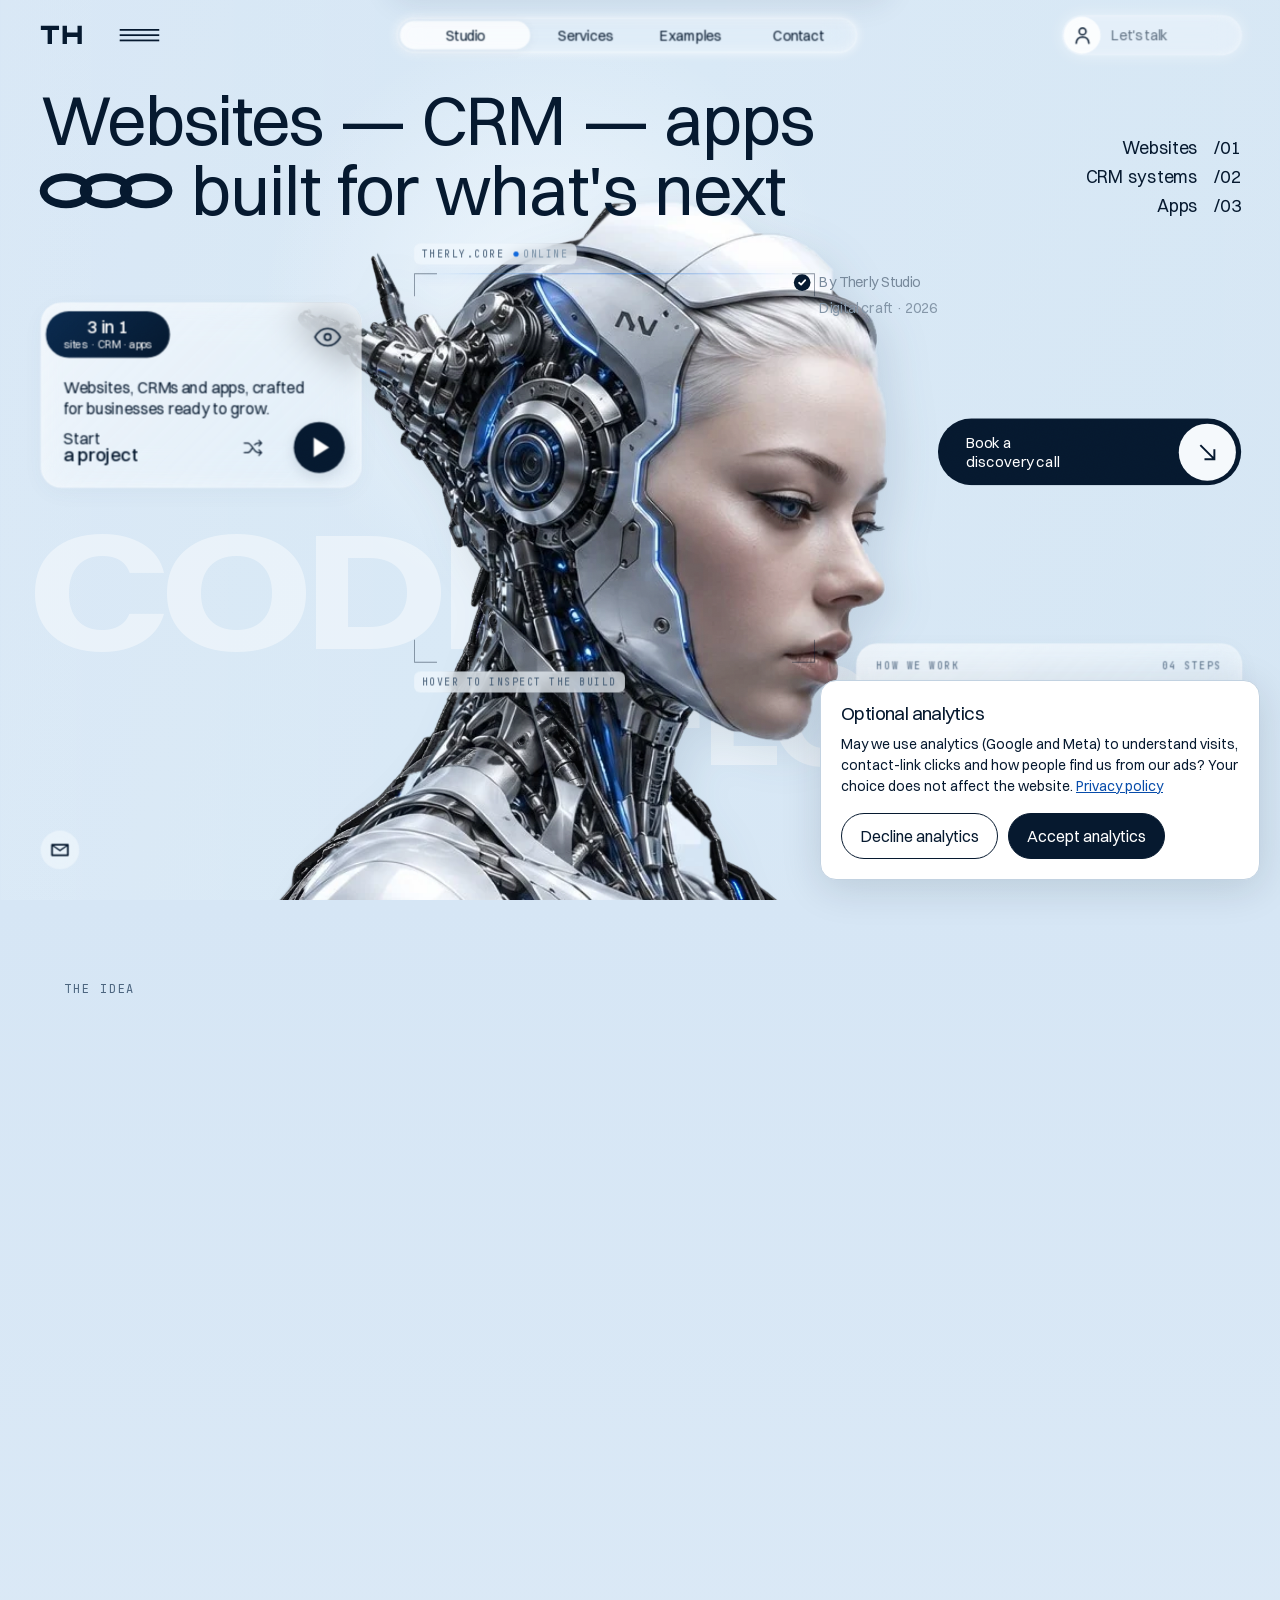
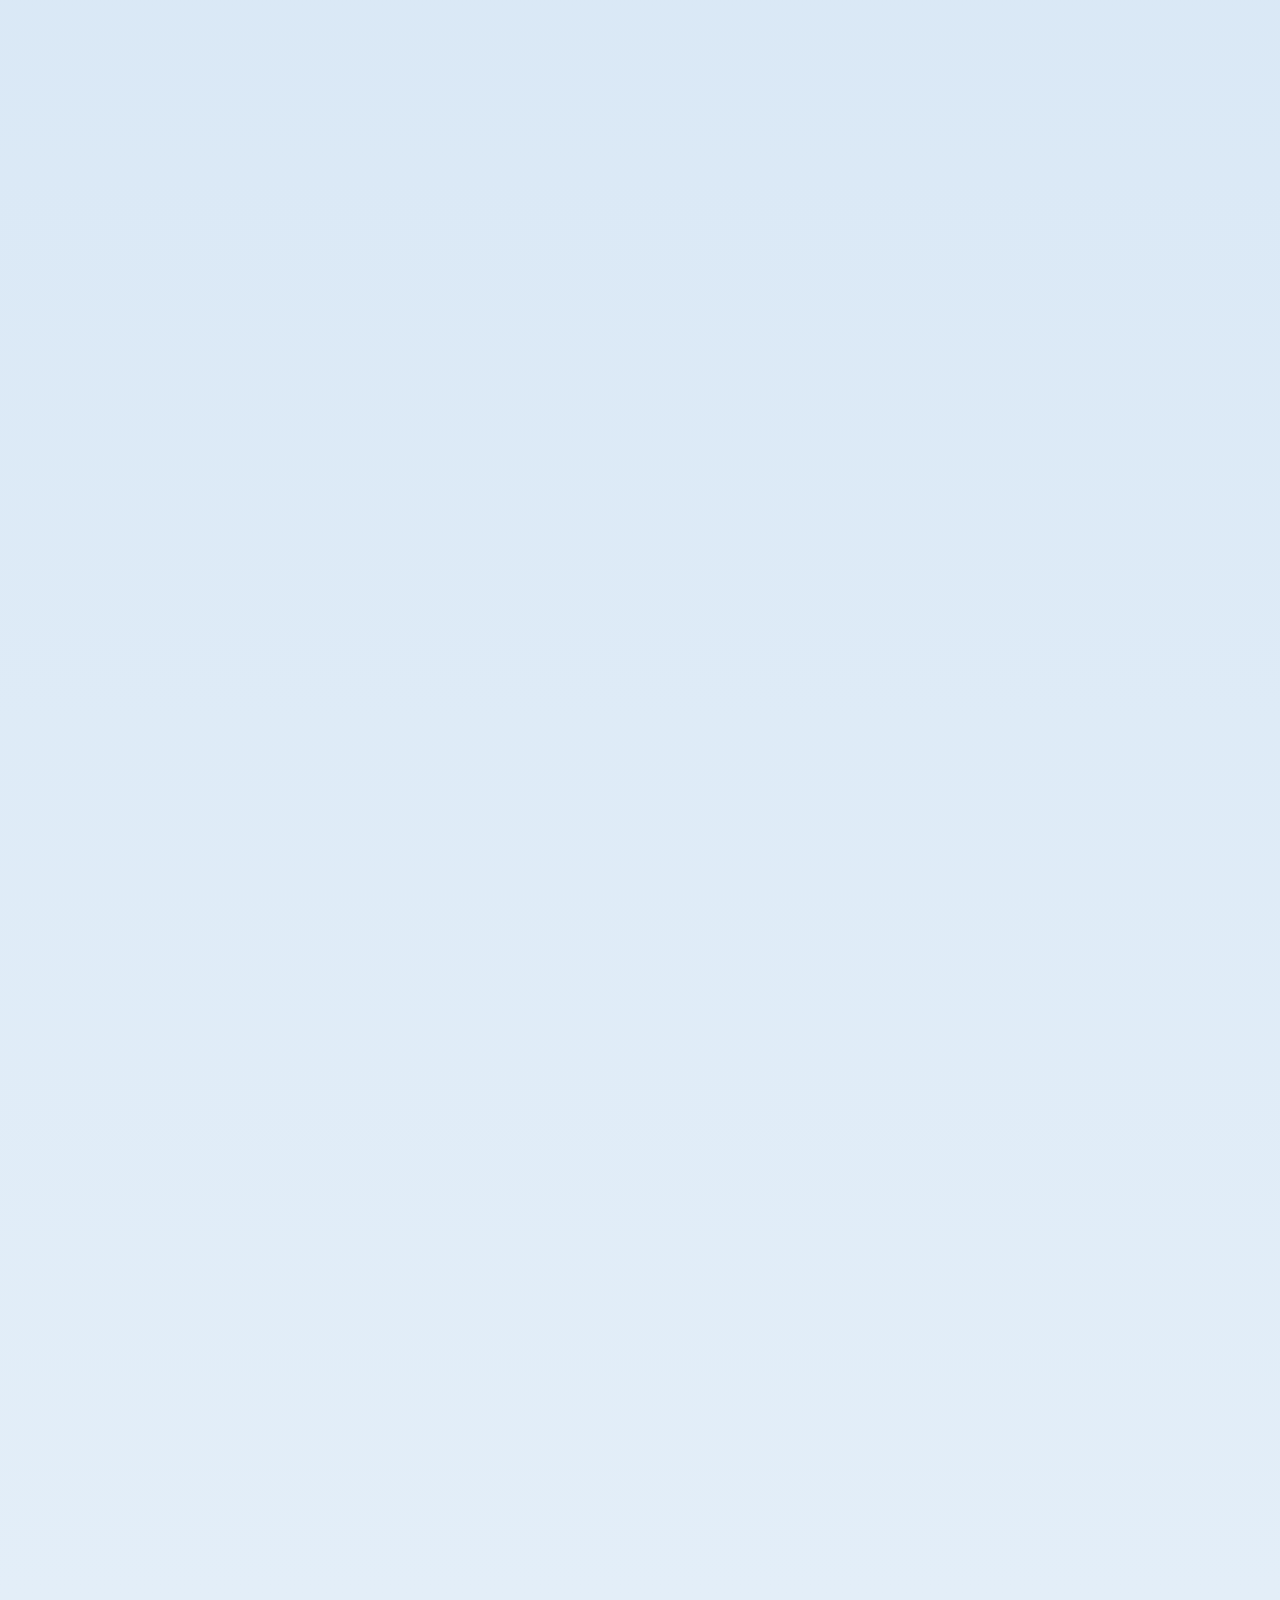
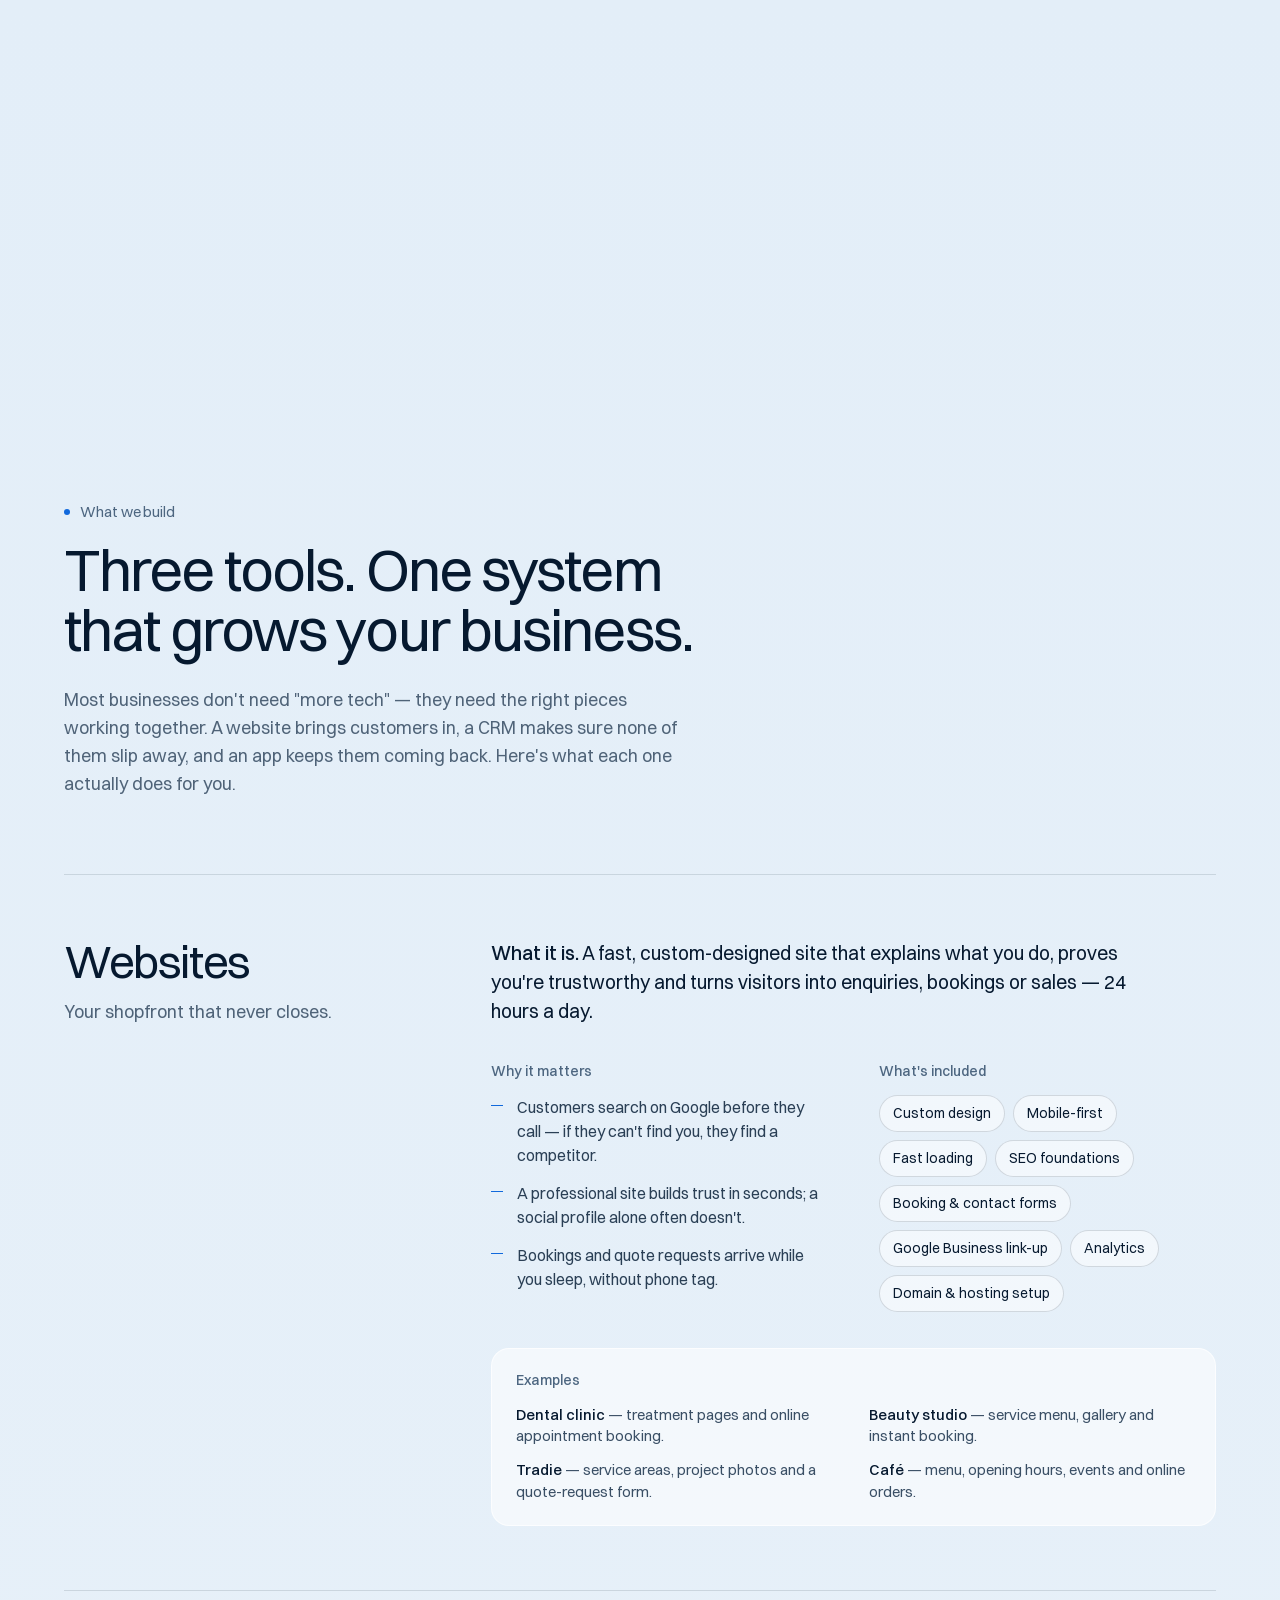
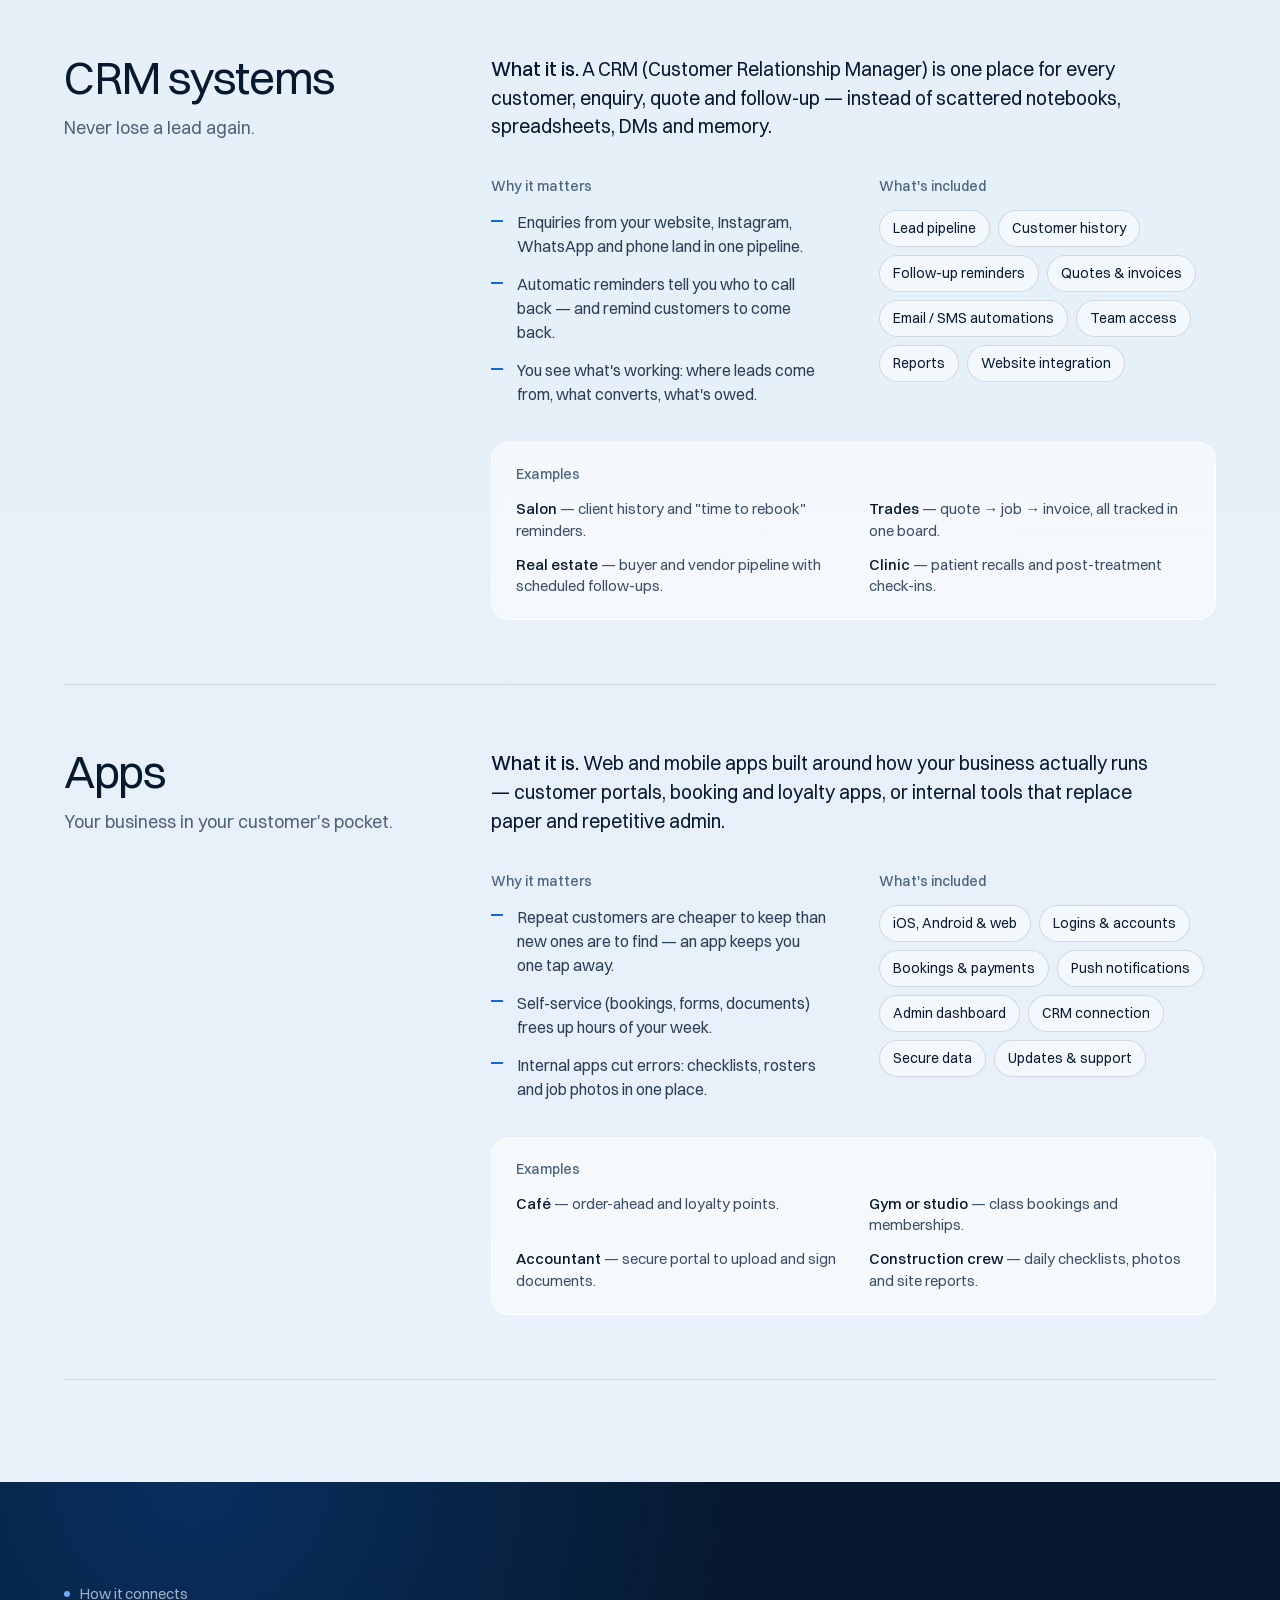
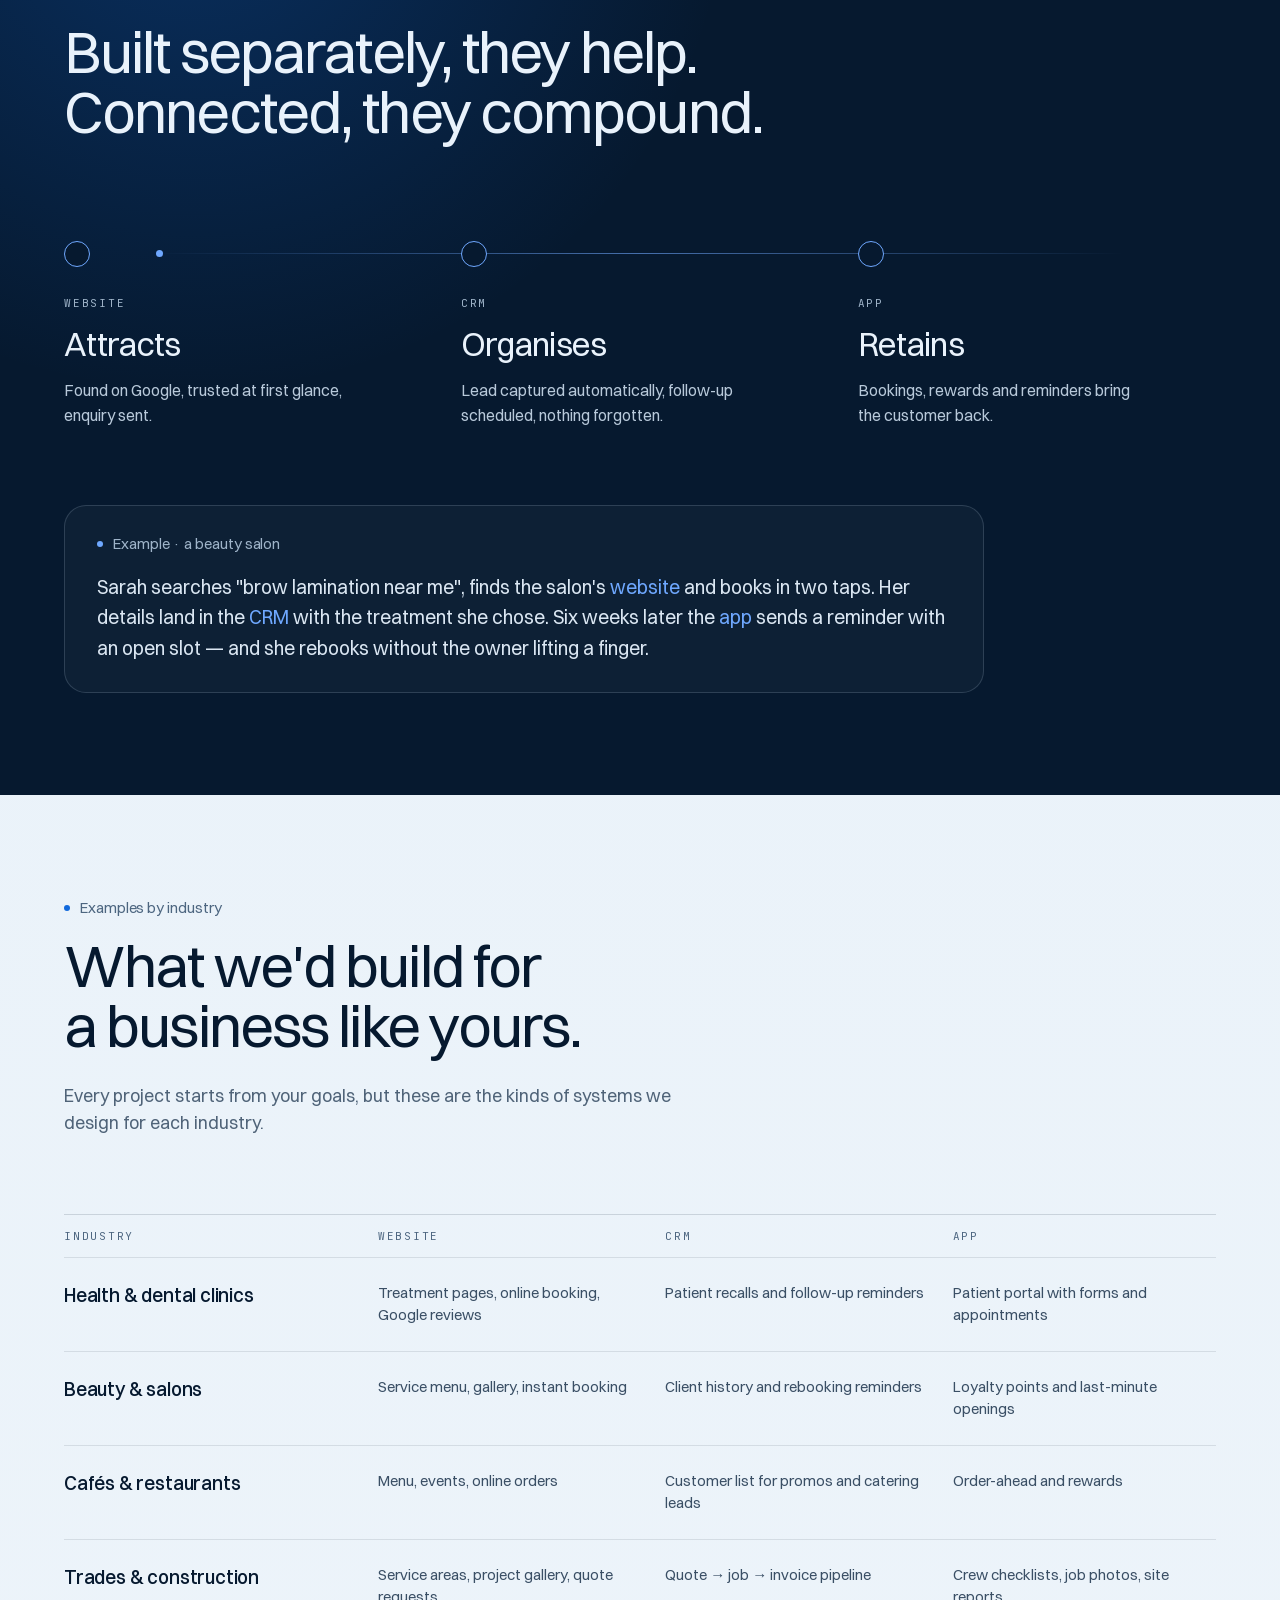
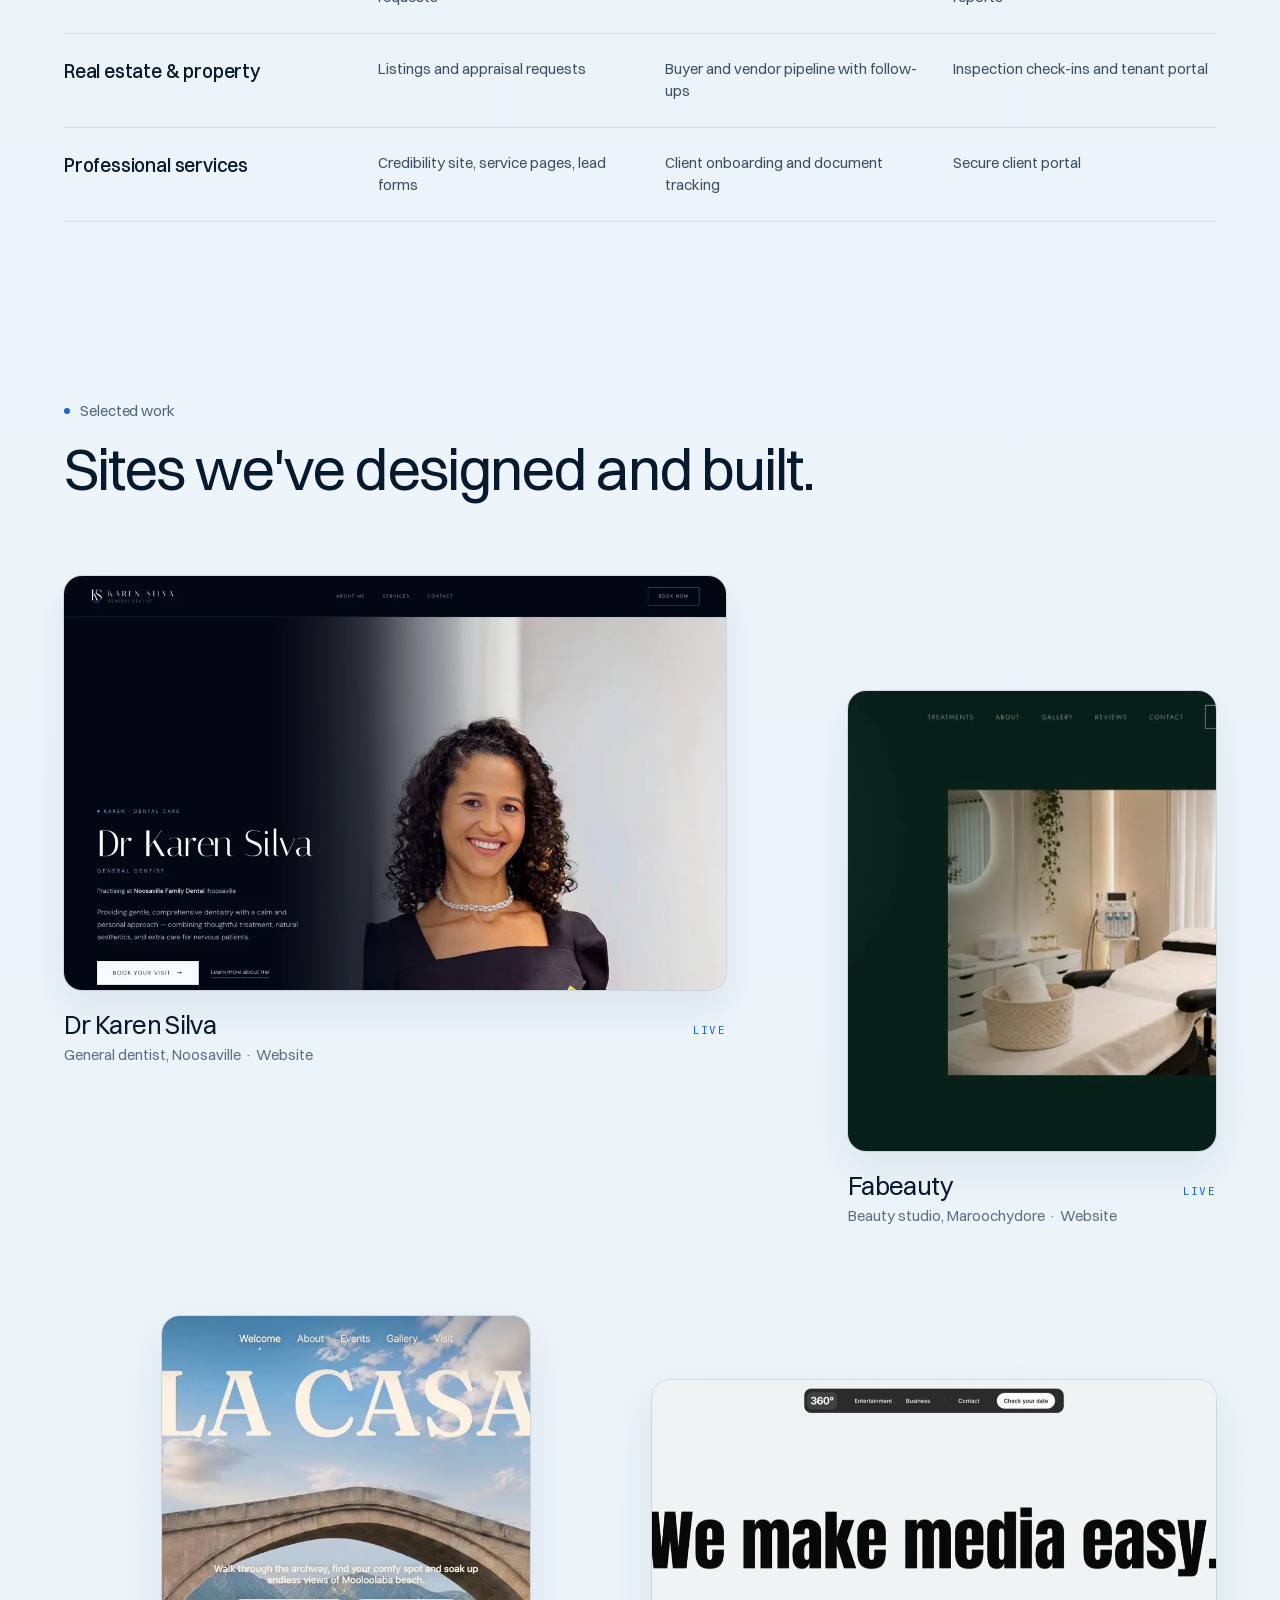
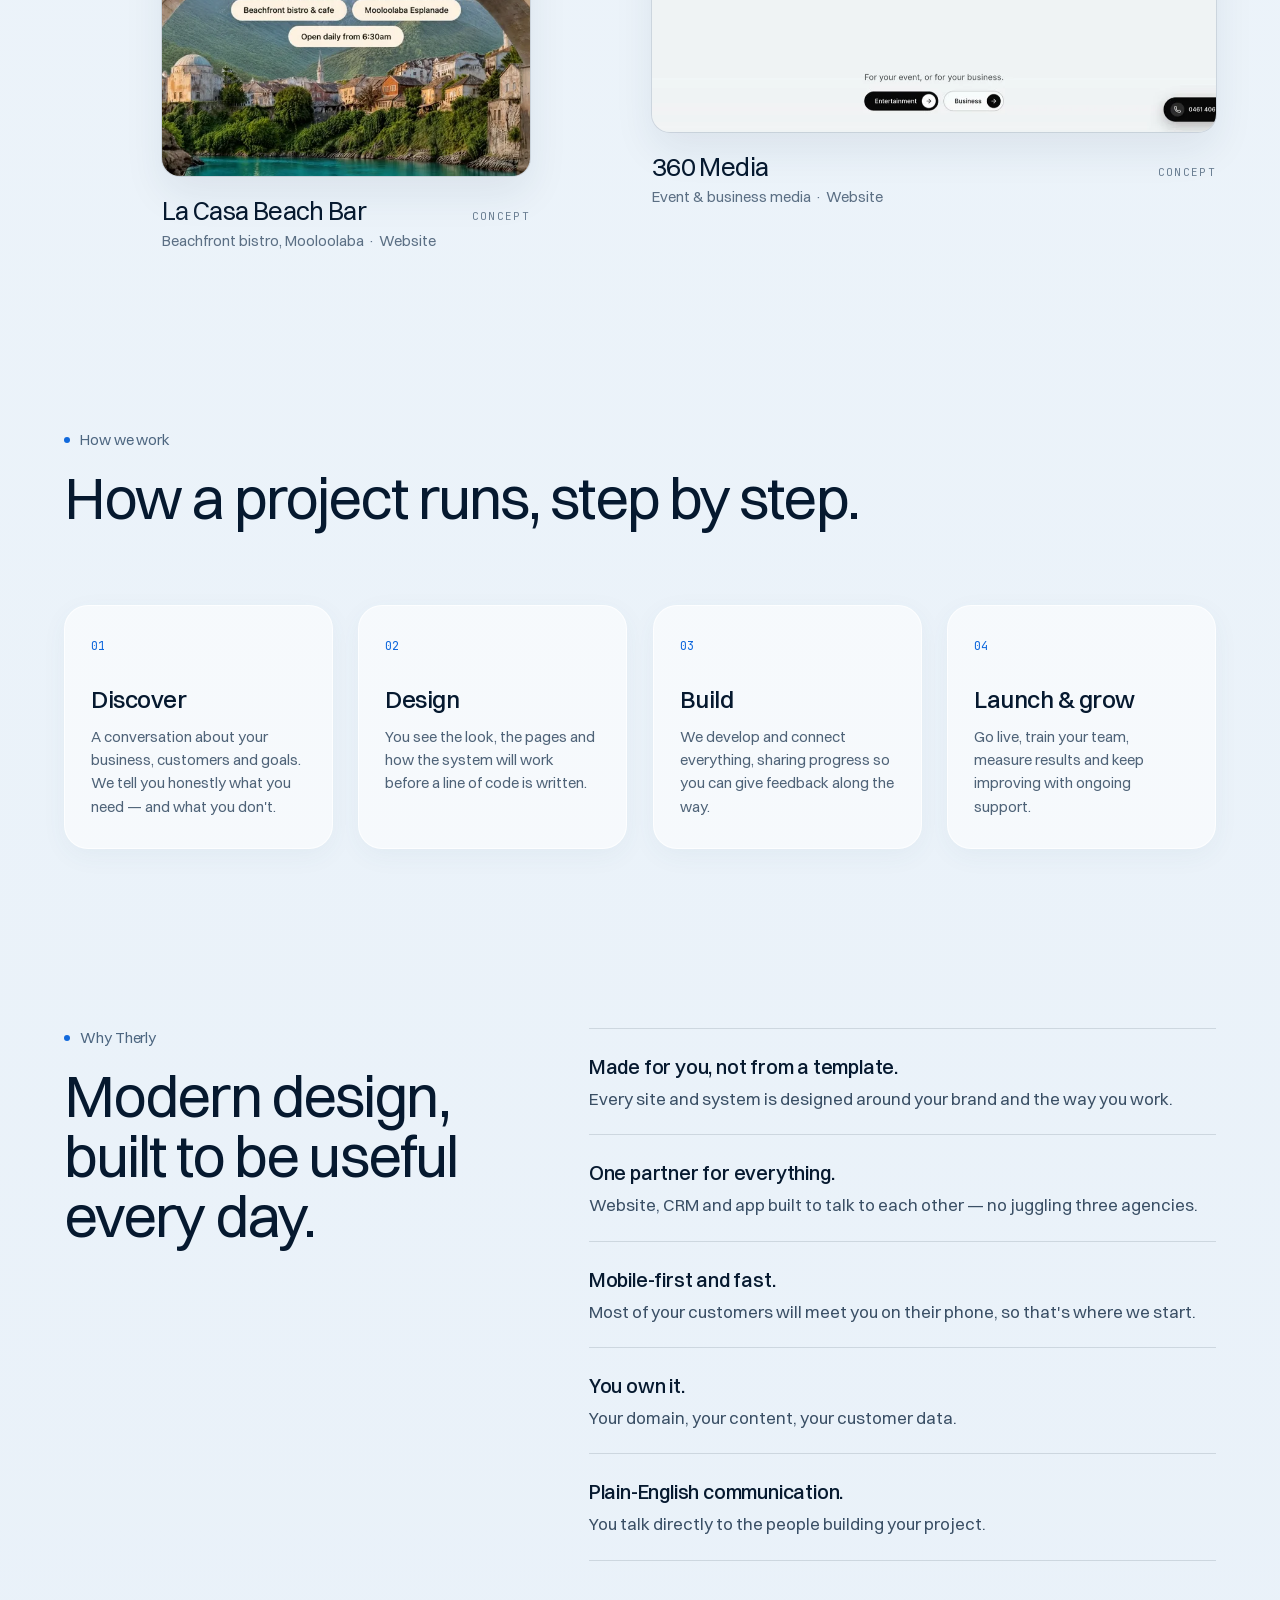
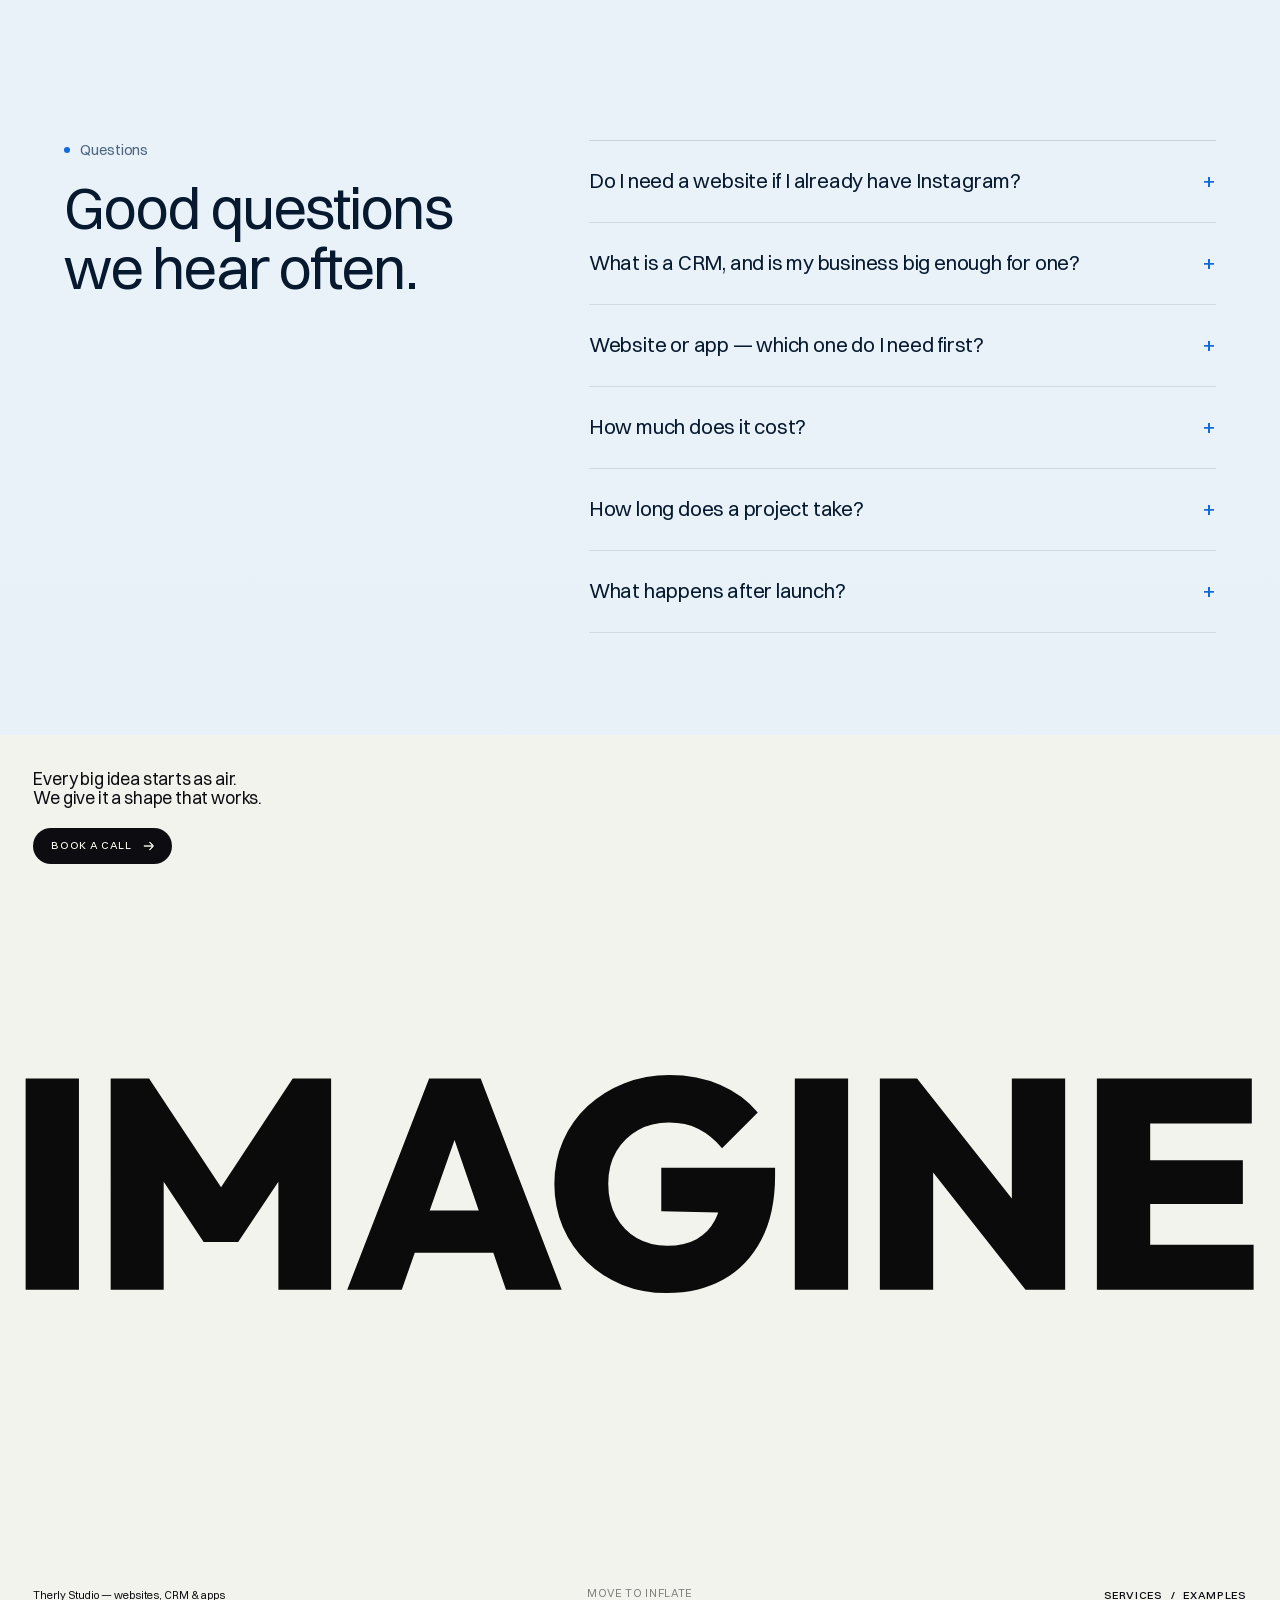
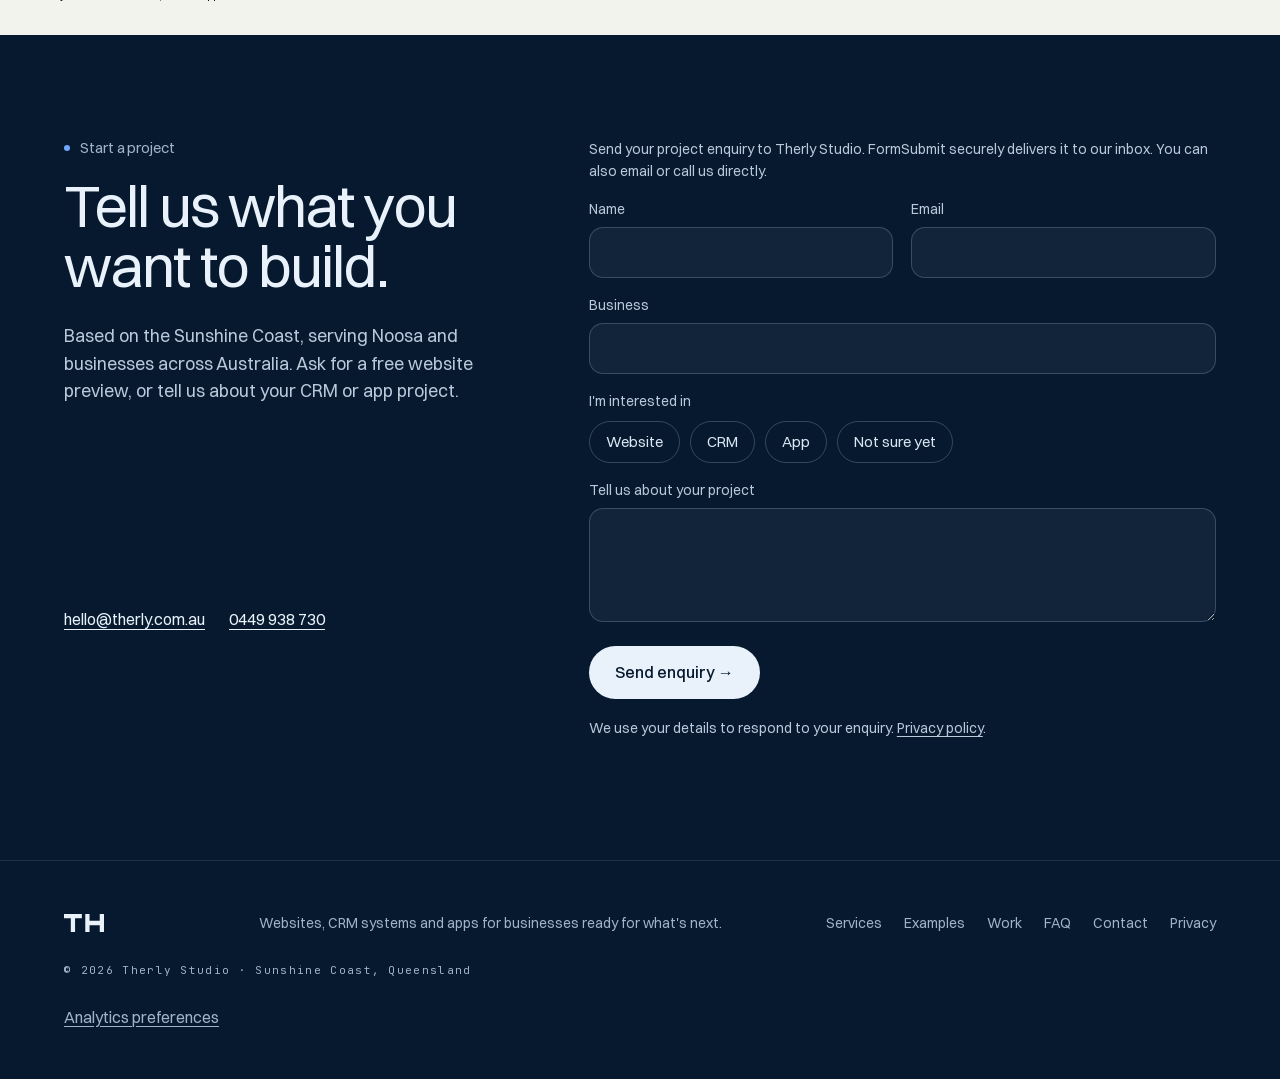
<file: index.html>
<!doctype html>
<html lang="en-AU">
<head>
<meta charset="utf-8">
<meta name="viewport" content="width=device-width,initial-scale=1,viewport-fit=cover">
<meta name="theme-color" content="#d6e6f5">
<title>Web Design Sunshine Coast &amp; Noosa | Therly Studio</title>
<link rel="canonical" href="https://therly.com.au/">
<meta property="og:title" content="Web Design Sunshine Coast &amp; Noosa | Therly Studio">
<meta property="og:description" content="Sunshine Coast web design, CRM systems and apps for local businesses. Serving Noosa and beyond. Request a free website preview from Therly Studio.">
<meta property="og:url" content="https://therly.com.au/">
<meta property="og:type" content="website">
<meta property="og:site_name" content="Therly">
<meta property="og:locale" content="en_AU">
<meta property="og:image" content="https://therly.com.au/assets/og-share.jpg">
<meta property="og:image:secure_url" content="https://therly.com.au/assets/og-share.jpg">
<meta property="og:image:type" content="image/jpeg">
<meta property="og:image:width" content="1200">
<meta property="og:image:height" content="630">
<meta property="og:image:alt" content="Therly — websites, CRM and apps built for what's next">
<meta name="twitter:card" content="summary_large_image">
<meta name="twitter:title" content="Web Design Sunshine Coast &amp; Noosa | Therly Studio">
<meta name="twitter:description" content="Sunshine Coast web design, CRM systems and apps for local businesses. Serving Noosa and beyond. Request a free website preview from Therly Studio.">
<meta name="twitter:image" content="https://therly.com.au/assets/og-share.jpg">
<meta name="description" content="Sunshine Coast web design, CRM systems and apps for local businesses. Serving Noosa and beyond. Request a free website preview from Therly Studio.">
<meta name="robots" content="index,follow,max-image-preview:large">
<meta name="twitter:image:alt" content="Therly Studio — websites, CRM and apps">
<link rel="icon" href="/favicon.svg" type="image/svg+xml">
<link rel="preload" href="/assets/fonts/switzer-400.woff2" as="font" type="font/woff2" crossorigin>
<link rel="stylesheet" href="/assets/fonts/fonts.css">
<link rel="stylesheet" href="/assets/site-support.css">
<script src="/assets/analytics.js" defer></script>
<script src="/assets/contact-form.js" defer></script>
<script>
  if (!matchMedia('(prefers-reduced-motion: reduce)').matches) {
    document.documentElement.classList.add('intro');
    setTimeout(function () { document.documentElement.classList.remove('intro'); }, 5000);
  }
</script>
<style>
:root{--sans:'Switzer','Helvetica Neue',Helvetica,Arial,sans-serif;--mono:'JetBrains Mono',ui-monospace,Menlo,monospace;--ink:#06192f;--muted:#77899c;--ice:#d6e6f5;--white:#fff;--blue:#1169dc}
*{box-sizing:border-box}
html{scroll-behavior:smooth}
html,body{width:100%;margin:0;overflow-x:clip;background:var(--ice)}
body{font-family:var(--sans);color:var(--ink);-webkit-font-smoothing:antialiased}
button{font:inherit;color:inherit;border:0;background:none;cursor:pointer;padding:0}
a{color:inherit;text-decoration:none}
svg{display:block}

.viewport{position:relative;height:100vh;height:100svh;min-height:560px;overflow:hidden;isolation:isolate;
  background:radial-gradient(circle at 44% 28%,#e8f3fb 0 6%,#d9e9f6 30%,#d6e6f5 68%,#d4e5f4 100%)}
.viewport:after{content:"";position:absolute;inset:0;pointer-events:none;opacity:.13;mix-blend-mode:soft-light;z-index:50;
  background-image:url("data:image/svg+xml,%3Csvg xmlns='http://www.w3.org/2000/svg' width='180' height='180'%3E%3Cfilter id='n'%3E%3CfeTurbulence type='fractalNoise' baseFrequency='.82' numOctaves='3' stitchTiles='stitch'/%3E%3C/filter%3E%3Crect width='100%25' height='100%25' filter='url(%23n)' opacity='.32'/%3E%3C/svg%3E");
  background-size:180px 180px}

.stage{container-type:inline-size;position:absolute;left:50%;top:50%;width:1536px;height:1024px;--fx:0px;
  transform-origin:center;overflow:hidden;
  background:radial-gradient(circle at 43% 35%,rgba(246,251,255,.74),transparent 31%),
             linear-gradient(112deg,#d6e6f5 0%,#d9e9f6 44%,#d4e5f4 100%)}
.stage:before{content:"";position:absolute;inset:0;z-index:1;pointer-events:none;
  background:linear-gradient(90deg,rgba(255,255,255,.08),transparent 35%,rgba(255,255,255,.04))}
.stage.is-fit{background:transparent}
.stage.is-fit:before{display:none}
.stage>*{position:absolute}

/* header */
.header{inset:0 0 auto 0;height:82px;z-index:20}
.header>*{position:absolute}
.brand{left:calc(var(--fx) + 46px);top:29px;width:47px;height:21px}
.brand svg{width:100%;height:100%;fill:var(--ink)}
.menu{left:calc(var(--fx) + 136px);top:31px;width:46px;height:19px}
.menu span{position:absolute;left:0;width:45px;height:2px;background:var(--ink);transition:.25s}
.menu span:nth-child(1){top:2px}.menu span:nth-child(2){top:8px}.menu span:nth-child(3){top:14px}
.stage.menu-open .menu span:nth-child(1){transform:translateY(6px) rotate(38deg)}
.stage.menu-open .menu span:nth-child(2){opacity:0}
.stage.menu-open .menu span:nth-child(3){transform:translateY(-6px) rotate(-38deg)}

.nav{left:calc(50% - 277px);top:20px;width:524px;height:40px;padding:3px;display:grid;
  grid-template-columns:148px 125px 115px 130px;border:1px solid rgba(255,255,255,.5);border-radius:22px;
  background:rgba(245,249,255,.23);box-shadow:0 0 12px rgba(255,255,255,.7),inset 0 0 12px rgba(255,255,255,.42);
  backdrop-filter:blur(17px);-webkit-backdrop-filter:blur(17px)}
.nav a{height:32px;display:flex;align-items:center;justify-content:center;font-size:16px;border-radius:18px;transition:.2s}
.nav a.active{background:rgba(255,255,255,.78);box-shadow:0 2px 12px rgba(26,48,78,.06)}
.nav a:not(.active):hover,.nav a:focus-visible{background:rgba(255,255,255,.58)}

.join{right:calc(var(--fx) + 43px);top:17px;width:205px;height:46px;border-radius:25px;display:flex;align-items:center;padding:2px;
  background:rgba(246,250,255,.38);box-shadow:0 0 18px rgba(255,255,255,.46),inset 0 0 10px rgba(255,255,255,.45);
  backdrop-filter:blur(16px);-webkit-backdrop-filter:blur(16px)}
.join-icon{width:42px;height:42px;border-radius:50%;background:rgba(255,255,255,.82);display:grid;place-items:center;flex:none}
.join-icon svg{width:23px;height:23px;fill:none;stroke:var(--ink);stroke-width:1.8;stroke-linecap:round;stroke-linejoin:round}
.join-label{font-size:16px;margin-left:12px;color:#5e7082}

/* headline */
.headline{left:calc(var(--fx) + 45px);top:98px;width:960px;margin:0;font-size:var(--hf,79px);line-height:.99;
  letter-spacing:-.019em;word-spacing:.0633em;font-weight:400;z-index:8}
.headline-line{display:block;white-space:nowrap}
.headline-line:first-child{letter-spacing:-.02975em}
.headline-line2{display:flex;align-items:center;gap:.2658em;margin-top:2px}
.chain{width:1.9114em;height:.6076em;flex:0 0 1.9114em;overflow:visible}
.chain path{fill:var(--ink)}
.hl-rv{display:block}

/* features */
.features{right:calc(var(--fx) + 44px);top:157px;width:190px;display:grid;gap:11px;z-index:10;font-size:20px;line-height:1.1;text-align:right}
.feature{display:flex;justify-content:flex-end;gap:18px;white-space:nowrap}
.feature b{font-weight:400}

/* creator */
.creator{right:calc(var(--fx) + 390px);top:311px;z-index:12;display:flex;align-items:flex-start;color:#77899b}
.verified{width:19px;height:19px;border-radius:50%;background:var(--ink);margin-right:10px;margin-top:1px;display:grid;place-items:center;flex:none}
.verified svg{width:11px;height:11px;fill:none;stroke:#fff;stroke-width:2.2;stroke-linecap:round;stroke-linejoin:round}
.creator-copy{font-size:16px;line-height:1.25}
.series{margin-top:9px;color:#8496a8}

/* glass card */
.glass-card{left:calc(var(--fx) + 46px);top:344px;width:365px;height:211px;padding:9px 25px 18px 25px;
  border:1px solid rgba(255,255,255,.45);border-radius:24px;z-index:14;
  background:linear-gradient(135deg,rgba(255,255,255,.55),rgba(239,247,253,.42));
  box-shadow:inset 0 0 22px rgba(255,255,255,.32),0 7px 26px rgba(65,94,123,.045);
  backdrop-filter:blur(20px);-webkit-backdrop-filter:blur(20px)}
.card-top{height:60px;display:flex;justify-content:space-between;align-items:flex-start}
.count{margin-left:-20px;padding:8px 21px 7px;border-radius:26px;color:#fff;background:linear-gradient(135deg,#0b2b50,#06192f);min-width:124px;text-align:center}
.count strong{display:block;font-size:20px;line-height:19px;font-weight:500}
.count small{display:block;font-size:12px;margin-top:3px}
.eye{width:38px;height:38px;margin-right:-6px;margin-top:10px;border-radius:50%;display:grid;place-items:center;transition:.2s}
.eye:hover,.eye:focus-visible{background:rgba(255,255,255,.5)}
.eye svg{width:33px;height:23px;fill:none;stroke:var(--ink);stroke-width:1.8}
.card-copy{margin:15px 0 0;font-size:18px;line-height:1.32;letter-spacing:-.14px}
.card-bottom{position:absolute;left:25px;right:18px;bottom:15px;height:60px;display:flex;align-items:center}
.start{font-size:18px;line-height:18px}
.start strong{font-size:21px;font-weight:500}
.shuffle{width:42px;height:42px;border-radius:50%;margin-left:auto;margin-right:26px;display:grid;place-items:center;transition:.2s}
.shuffle:hover,.shuffle:focus-visible{background:rgba(255,255,255,.58)}
.shuffle svg{width:27px;height:27px;fill:none;stroke:var(--ink);stroke-width:1.5;stroke-linecap:round;stroke-linejoin:round}
.play{width:58px;height:58px;border-radius:50%;background:var(--ink);box-shadow:0 5px 14px rgba(8,26,46,.12);transition:.25s;display:grid;place-items:center;flex:none}
.play:hover{transform:scale(1.05)}
.play svg{width:24px;height:26px;fill:#fff;margin-left:4px}
.play.active{box-shadow:0 0 0 7px rgba(17,105,220,.12),0 0 32px rgba(17,105,220,.38)}

/* ghost typography */
.ghost{position:absolute;z-index:2;color:rgba(255,255,255,.43);font-weight:700;letter-spacing:-9px;line-height:.8;user-select:none;-webkit-user-select:none;margin:0;white-space:nowrap}
.ghost-one{left:calc(var(--fx) + 31px);top:594px;font-size:189px;transform:scaleX(1.23);transform-origin:left center}
.ghost-two{left:calc(50% - 16px);top:745px;font-size:164px}


/* hero + spotlight */
.hero{position:absolute;left:calc(50% - 455px);top:215px;width:760px;height:962px;z-index:7;pointer-events:none}
.hero img{width:100%;height:100%;object-fit:contain;display:block}
.hero-stack{position:relative;width:100%;height:100%;pointer-events:auto}
.hero-back,.hero-front{position:absolute;inset:0;width:100%;height:100%;object-fit:contain;display:block;pointer-events:none}
.hero-front{z-index:1;filter:drop-shadow(12px 17px 24px rgba(35,57,79,.12)) hue-rotate(var(--hero-hue,0deg)) saturate(var(--hero-sat,1));transition:filter .4s ease}
.hero-back{display:none}
.hero-mask-canvas{position:absolute;inset:0;width:100%;height:100%;z-index:2;pointer-events:none;display:block}
.hero.awake{animation:breathe 3.5s ease-in-out infinite}
@keyframes breathe{50%{transform:translateY(-5px)}}
.hero.awake .hero-front{animation:breatheGlow 3.5s ease-in-out infinite}
@keyframes breatheGlow{50%{filter:drop-shadow(10px 15px 34px rgba(16,105,220,.2)) hue-rotate(var(--hero-hue,0deg)) saturate(var(--hero-sat,1.08))}}

/* hud */
.hud{position:absolute;left:26%;top:10%;width:60%;height:46%;z-index:3;pointer-events:none}
.hud-c{position:absolute;width:26px;height:26px;border:0 solid rgba(6,25,47,.45)}
.hud-c.tl{left:0;top:0;border-width:1.5px 0 0 1.5px}.hud-c.tr{right:0;top:0;border-width:1.5px 1.5px 0 0}
.hud-c.bl{left:0;bottom:0;border-width:0 0 1.5px 1.5px}.hud-c.br{right:0;bottom:0;border-width:0 1.5px 1.5px 0}
.hud-scan{position:absolute;left:6px;right:6px;top:0;height:1px;opacity:.75;
  background:linear-gradient(90deg,transparent,rgba(17,105,220,.85),transparent);box-shadow:0 0 14px rgba(17,105,220,.55);
  animation:scan 5.5s cubic-bezier(.45,0,.55,1) infinite alternate}
@keyframes scan{to{top:100%}}
.hud-tag{position:absolute;font-family:var(--mono);font-size:11px;letter-spacing:.14em;text-transform:uppercase;color:#3d5670;white-space:nowrap;
  padding:5px 9px;border-radius:7px;background:rgba(240,247,253,.72);backdrop-filter:blur(8px);-webkit-backdrop-filter:blur(8px)}
.hud-tag em{font-style:normal;color:#7890a6;margin-left:10px}
.hud-tag em:before{content:"";display:inline-block;width:6px;height:6px;border-radius:50%;background:var(--blue);margin-right:6px;vertical-align:1px}
.hud-tag-a{left:0;top:-34px}
.hud-tag-b{left:0;bottom:-34px}
.hud-xy{display:none}
.hud.inspecting .hud-hint{display:none}
.hud.inspecting .hud-xy{display:inline}
.hud-xy b{font-weight:500;color:var(--ink)}

/* material */
.material{right:calc(var(--fx) + 44px);top:413px;width:345px;height:140px;z-index:13}
.material-pill{position:absolute;right:0;bottom:1px;width:345px;height:76px;border-radius:41px;background:var(--ink);display:flex;align-items:center;overflow:visible}
.material-copy{margin-left:32px;color:#fff;font-size:17px;line-height:1.25}
.material-next{margin-left:auto;margin-right:6px;width:65px;height:65px;border-radius:50%;background:#f5f9fc;display:grid;place-items:center;flex:none;transition:transform .25s}
.material-next:hover{transform:rotate(45deg)}
.material-next svg{width:30px;height:30px;fill:none;stroke:var(--ink);stroke-width:2.4}

/* process */
.process{right:calc(var(--fx) + 43px);bottom:46px;width:439px;z-index:12;padding:18px 22px 10px;border:1px solid rgba(255,255,255,.45);border-radius:24px;
  background:linear-gradient(135deg,rgba(255,255,255,.5),rgba(239,247,253,.36));
  box-shadow:inset 0 0 22px rgba(255,255,255,.3),0 7px 26px rgba(65,94,123,.05);backdrop-filter:blur(20px);-webkit-backdrop-filter:blur(20px)}
.process-head{display:flex;justify-content:space-between;font-family:var(--mono);font-size:11px;letter-spacing:.14em;text-transform:uppercase;color:#4d6680;padding-bottom:10px}
.process ol{list-style:none;margin:0;padding:0}
.process-step{display:grid;grid-template-columns:40px 1fr auto;align-items:baseline;gap:8px;padding:12px 0;border-top:1px solid rgba(6,25,47,.08)}
.process-step .n{font-family:var(--mono);font-size:12px;color:var(--blue)}
.process-step b{font-size:17px;font-weight:500}
.process-step small{font-size:13px;color:#6b7f93;text-align:right}

/* socials */
.socials{left:calc(var(--fx) + 46px);bottom:35px;display:flex;gap:17px;z-index:18}
.social{width:43px;height:43px;border-radius:50%;background:rgba(245,249,253,.55);display:grid;place-items:center;
  backdrop-filter:blur(8px);-webkit-backdrop-filter:blur(8px);transition:.2s}
.social:hover,.social:focus-visible{background:#fff;outline:2px solid rgba(17,105,220,.18)}
.social svg{width:24px;height:24px;fill:var(--ink)}

.toast{position:fixed;left:50%;bottom:30px;z-index:80;transform:translate(-50%,18px);padding:11px 18px;border-radius:22px;color:#fff;
  background:rgba(6,25,47,.9);font-size:14px;opacity:0;pointer-events:none;transition:.24s;white-space:nowrap}
.toast.show{opacity:1;transform:translate(-50%,0)}

/* menu panel */
.menu-panel{left:calc(var(--fx) + 46px);top:86px;width:304px;padding:14px;display:grid;gap:6px;z-index:30;
  border:1px solid rgba(255,255,255,.6);border-radius:26px;
  background:linear-gradient(135deg,rgba(255,255,255,.94),rgba(237,246,253,.89));
  box-shadow:0 0 18px rgba(255,255,255,.5),inset 0 0 22px rgba(255,255,255,.5),0 14px 34px rgba(65,94,123,.13);
  backdrop-filter:blur(24px);-webkit-backdrop-filter:blur(24px);visibility:hidden;opacity:0;transform:translateY(-12px);
  transition:opacity .22s ease,transform .25s ease,visibility .25s}
.stage.nav-compact.menu-open .menu-panel{visibility:visible;opacity:1;transform:none}
.menu-panel a{height:60px;padding:0 20px;border-radius:20px;font-size:19px;display:flex;align-items:center;transition:.2s}
.menu-panel a.active{background:rgba(214,230,245,.85);box-shadow:0 0 0 2px rgba(17,105,220,.18)}
.menu-panel a:not(.active):hover,.menu-panel a:focus-visible{background:rgba(214,230,245,.5);outline:none}
.menu-join{width:100%;height:64px;margin-top:8px;border-radius:32px;display:flex;align-items:center;padding:8px;
  background:rgba(246,250,255,.38);box-shadow:0 0 18px rgba(255,255,255,.46),inset 0 0 10px rgba(255,255,255,.45)}
.menu-join .join-icon{width:48px;height:48px}
.menu-join .join-icon svg{width:26px;height:26px}
.menu-join .join-label{font-size:19px}
.stage.nav-compact .nav,.stage.nav-compact .join{display:none}

:focus-visible{outline:2px solid rgba(17,105,220,.45);outline-offset:2px}

/* intro pre-state */
html.intro .headline-line{clip-path:inset(0 -.12em 100% -.12em)}
html.intro .headline-line>*{transform:translateY(.9em)}
html.intro .brand,html.intro .menu,html.intro .nav,html.intro .join,html.intro .feature,html.intro .hero,html.intro .ghost,
html.intro .glass-card,html.intro .creator,html.intro .material,html.intro .process,html.intro .social{opacity:0}
html.intro .hero{transform:translateY(22px) scale(.99)}
html.intro .glass-card{transform:translateY(18px)}
html.intro .creator{transform:translateY(10px)}
html.intro .material-pill{transform:translateX(16px)}
html.intro .process{transform:translateY(14px)}

/* ───── TIER B: portrait-ish scaled canvas ───── */
.stage.is-mobile{background:radial-gradient(circle at 63% 38%,rgba(249,253,255,.87),transparent 26%),linear-gradient(140deg,#d8e9f6,#d3e4f3)}
.stage.is-mobile.is-fit{background:transparent}
.is-mobile .header{height:88px}
.is-mobile .brand{left:24px;top:31px;width:56px}
.is-mobile .menu{left:96px;top:36px;width:42px}
.is-mobile .menu span{width:41px}
.is-mobile .join{right:16px;top:23px;width:120px}
.is-mobile .join-label{font-size:13px;margin-left:7px}
.is-mobile .headline{left:24px;top:112px;width:calc(100% - 48px);font-size:60px;line-height:1.02;letter-spacing:-1.8px;word-spacing:1px}
.is-mobile .headline-line:first-child{letter-spacing:-2px}
.is-mobile .headline-line2{margin-top:14px;gap:14px;white-space:normal}
.is-mobile .chain{width:100px;height:32px;flex-basis:100px}
.is-mobile .headline-line2>span{display:block;width:calc(100% - 116px)}
.is-mobile .features{right:24px;top:299px;width:194px;font-size:16px;gap:8px}
.is-mobile .feature{gap:13px}
.is-mobile .creator{left:24px;right:auto;top:322px}
.is-mobile .creator-copy{font-size:14px}
.is-mobile .ghost-one{left:13px;top:621px;font-size:142px}
.is-mobile .ghost-two{left:364px;top:804px;font-size:104px}
.is-mobile .hero{left:calc(50% - 340px);top:330px;width:680px;height:861px}
.is-mobile .material{right:24px;top:auto;bottom:16px;transform:scale(.78);transform-origin:right bottom}
.is-mobile .process{left:24px;right:24px;bottom:318px;width:auto}
.is-mobile .process ol{display:grid;grid-template-columns:1fr 1fr;column-gap:24px}
.is-mobile .glass-card{left:24px;top:auto;bottom:90px;width:calc(100% - 48px);height:214px;padding-left:27px}
.is-mobile .card-copy{font-size:17px;max-width:340px}
.is-mobile .count{margin-left:-22px}
.is-mobile .card-bottom{left:auto;right:19px;bottom:72px;width:230px}
.is-mobile .start{margin-right:auto}
.is-mobile .socials{left:24px;bottom:28px}
.is-mobile .toast{bottom:28px}
@container (min-width:900px){
  .is-mobile .glass-card{width:clamp(360px,45%,520px);padding:9px 25px 18px 25px}
  .is-mobile .card-copy{max-width:none}
  .is-mobile .card-bottom{left:25px;right:18px;bottom:15px;width:auto}
  .is-mobile .count{margin-left:-20px}
  .is-mobile .material{left:auto;right:16px;width:345px;bottom:335px;transform:scale(.78);transform-origin:right center}
  .is-mobile .process{left:auto;width:clamp(360px,45%,520px);bottom:90px}
  .is-mobile .process ol{display:block}
}

/* ───── TIER C: real phones, natural grid ───── */
@media (max-width:520px) and (orientation:portrait){
  html,body{height:auto;min-height:100%;overflow-x:hidden;overflow-y:auto}
  .viewport{position:relative;inset:auto;height:auto;min-height:100svh;overflow:visible}
  .stage.is-phone{position:relative;left:auto;top:auto;width:100%;height:auto;min-height:100svh;transform:none;background:transparent;
    --gf:clamp(56px,16.5vw,84px);--gm:clamp(112px,33vw,186px);
    display:grid;grid-template-columns:1fr auto;
    grid-template-areas:"head head" "title title" "creator features" "art art" "mat mat" "card card" "gal gal" "soc soc";
    align-content:start;row-gap:clamp(14px,4vw,22px);column-gap:16px;padding:0 clamp(16px,5vw,24px) clamp(22px,6vw,32px)}
  .stage.is-phone:before{display:none}
  .stage.is-phone>*{position:static;inset:auto;margin:0}
  .is-phone .header{grid-area:head;position:relative;height:auto;display:flex;align-items:center;justify-content:space-between;padding:clamp(14px,4vw,20px) 0 0}
  .is-phone .brand{position:static;width:clamp(56px,16vw,68px);height:auto;aspect-ratio:58/21}
  .is-phone .menu{position:relative;left:auto;top:auto;width:45px;height:19px}
  .is-phone .menu:after{content:"";position:absolute;inset:-13px -4px}
  .is-phone .menu-panel{position:absolute;left:0;right:0;top:calc(100% + 12px);width:auto}
  .is-phone .headline{grid-area:title;width:auto;font-size:clamp(24px,7.3vw,38px);line-height:1.1;margin-top:clamp(4px,2vw,10px)}
  .is-phone .headline-line{white-space:normal}
  .is-phone .headline-line2{display:block;gap:0;margin-top:.04em}
  .is-phone .headline-line2>span{display:inline}
  .is-phone .chain{display:inline-block;vertical-align:-.055em;margin-right:.2em}
  .is-phone .creator{grid-area:creator;align-self:start}
  .is-phone .verified{width:17px;height:17px}
  .is-phone .creator-copy{font-size:13px}
  .is-phone .series{font-size:12px;margin-top:6px}
  .is-phone .features{grid-area:features;font-size:13px;gap:7px;justify-self:end;align-self:start;width:auto}
  .is-phone .feature{gap:12px}
  .is-phone .hero,.is-phone .ghost-one,.is-phone .ghost-two{grid-area:art}
  .is-phone .hero{width:118%;height:auto;max-width:520px;justify-self:center}
  .is-phone .hero img{height:auto}
  .is-phone .hero-front{position:relative}
  .is-phone .ghost{letter-spacing:-.0476em}
  .is-phone .ghost-one{font-size:var(--gf);justify-self:start;align-self:start;margin-top:var(--gm)}
  .is-phone .ghost-two{font-size:calc(var(--gf)*.87);justify-self:end;align-self:end;margin-bottom:clamp(24px,8vw,52px)}
  .is-phone .material{grid-area:mat;width:100%;height:auto;margin-top:0;position:relative}
  .is-phone .material-pill{position:relative;width:100%;height:clamp(64px,18vw,76px)}
  .is-phone .material-copy{margin-left:24px;width:auto;font-size:clamp(14px,4vw,16px)}
  .is-phone .material-next{width:clamp(48px,14vw,58px);height:clamp(48px,14vw,58px);margin-right:6px}
  .is-phone .process{grid-area:gal;width:auto;padding:16px 18px 6px}
  .is-phone .process-step small{font-size:12px}
  .is-phone .glass-card{grid-area:card;width:auto;height:auto;padding:14px 20px 20px}
  .is-phone .card-top{height:auto;align-items:center}
  .is-phone .count{margin-left:-14px;min-width:0;padding:8px 18px 7px}
  .is-phone .eye{width:40px;height:40px;margin:0}
  .is-phone .card-copy{margin-top:clamp(12px,4vw,16px);font-size:clamp(14px,4.1vw,16px)}
  .is-phone .card-bottom{position:static;height:auto;margin-top:clamp(14px,4.5vw,20px)}
  .is-phone .start{font-size:clamp(13px,3.8vw,15px);line-height:1.2}
  .is-phone .start strong{font-size:clamp(16px,4.6vw,19px)}
  .is-phone .shuffle{width:40px;height:40px;margin-right:clamp(10px,4vw,18px)}
  .is-phone .play{width:clamp(48px,14vw,56px);height:clamp(48px,14vw,56px)}
  .is-phone .socials{grid-area:soc;display:flex;gap:clamp(12px,4vw,17px)}
  .is-phone .social{width:44px;height:44px}
  .is-phone .toast{position:fixed;left:50%;top:auto;bottom:clamp(18px,5vw,26px)}
}


/* ═════════ CONTENT SECTIONS ═════════ */
.page{position:relative;background:linear-gradient(180deg,#d6e6f5 0,#e3eef8 18%,#edf4fa 60%,#e6eff8 100%)}
.section{position:relative;max-width:1360px;margin:0 auto;padding:clamp(72px,8vw,124px) clamp(20px,5vw,64px)}
.section-tight{padding-top:clamp(48px,6vw,88px);padding-bottom:clamp(48px,6vw,88px)}
.section-head{max-width:880px;margin-bottom:clamp(40px,6vw,80px)}
.eyebrow{font-size:15px;letter-spacing:-.005em;color:#4d6680;margin:0 0 18px;display:flex;align-items:center;gap:10px}
.eyebrow:before{content:"";width:6px;height:6px;border-radius:50%;background:var(--blue)}
.eyebrow span{display:none}
.eyebrow-light{color:#9fb4c9}
.eyebrow-light:before{background:#6fa8ff}
h2{font-size:clamp(34px,4.6vw,68px);line-height:1.02;letter-spacing:-.032em;font-weight:400;margin:0;text-wrap:balance}
.lead{font-size:clamp(17px,1.4vw,20px);line-height:1.55;color:#4f6378;max-width:62ch;margin:26px 0 0}

/* services */
.service{display:grid;grid-template-columns:minmax(0,4fr) minmax(0,8fr);gap:clamp(24px,5vw,80px);padding:clamp(40px,5vw,64px) 0;border-top:1px solid rgba(6,25,47,.12)}
.service:last-child{border-bottom:1px solid rgba(6,25,47,.12)}
.service-side{position:sticky;top:100px;align-self:start}
.service-code{display:none}
.service h3{font-size:clamp(34px,3.6vw,52px);font-weight:400;letter-spacing:-.03em;line-height:1;margin:0 0 14px}
.service-tag{font-size:18px;color:#4f6378;margin:0}
.service-what{font-size:clamp(18px,1.5vw,22px);line-height:1.5;margin:0 0 36px;max-width:60ch}
.service-what b{font-weight:500}
.service-cols{display:grid;grid-template-columns:1fr 1fr;gap:clamp(24px,4vw,56px)}
.service h4,.examples h4{font-size:14px;font-weight:500;letter-spacing:0;color:#4d6680;margin:0 0 14px}
.ticks{list-style:none;margin:0;padding:0;display:grid;gap:14px}
.ticks li{position:relative;padding-left:26px;font-size:16px;line-height:1.5;color:#2a3f55}
.ticks li:before{content:"";position:absolute;left:0;top:.62em;width:12px;height:1.5px;background:var(--blue)}
.chips{list-style:none;margin:0;padding:0;display:flex;flex-wrap:wrap;gap:8px}
.chips li{font-size:14px;padding:8px 13px;border-radius:999px;border:1px solid rgba(6,25,47,.14);background:rgba(255,255,255,.5)}
.examples{margin-top:36px;padding:22px 24px;border-radius:18px;background:rgba(255,255,255,.55);border:1px solid rgba(255,255,255,.7)}
.examples ul{list-style:none;margin:0;padding:0;display:grid;grid-template-columns:1fr 1fr;gap:12px 32px}
.examples li{font-size:15px;line-height:1.45;color:#3a4f65}
.examples b{font-weight:500;color:var(--ink)}

/* connect band */
.flow-band{position:relative;background:#06192f;color:#e9f2fb;overflow:hidden;isolation:isolate}
.flow-band:before{content:"";position:absolute;inset:0;z-index:-1;background:radial-gradient(60% 80% at 15% 0%,rgba(17,105,220,.28),transparent 70%)}
.flow{list-style:none;margin:0;padding:0;display:grid;grid-template-columns:repeat(3,1fr);gap:clamp(16px,3vw,40px);position:relative}
.flow:before{content:"";position:absolute;left:8%;right:8%;top:34px;height:1px;background:linear-gradient(90deg,transparent,rgba(111,168,255,.6),transparent)}
.flow:after{content:"";position:absolute;top:31px;left:8%;width:7px;height:7px;border-radius:50%;background:#6fa8ff;animation:travel 4.5s cubic-bezier(.45,0,.55,1) infinite}
@keyframes travel{to{left:92%}}
.flow-node{position:relative;padding-top:72px}
.flow-node:before{content:"";position:absolute;top:22px;left:0;width:24px;height:24px;border:1.5px solid #6fa8ff;border-radius:50%;background:#06192f}
.flow-k{font-family:var(--mono);font-size:11px;letter-spacing:.16em;text-transform:uppercase;color:#9fb4c9}
.flow-node b{display:block;font-size:clamp(28px,2.6vw,38px);font-weight:400;letter-spacing:-.02em;margin:10px 0 12px}
.flow-node p{margin:0;color:#b8c9da;line-height:1.55;max-width:32ch}
.flow-story{margin-top:clamp(48px,6vw,80px);padding:28px 32px;border:1px solid rgba(159,180,201,.22);border-radius:22px;background:rgba(255,255,255,.03);max-width:920px}
.flow-story p:last-child{margin:0;font-size:clamp(17px,1.5vw,21px);line-height:1.6;color:#dbe7f3}
.flow-story em{font-style:normal;color:#6fa8ff}

/* matrix */
.matrix{border-top:1px solid rgba(6,25,47,.14)}
.matrix-row{display:grid;grid-template-columns:1.1fr 1fr 1fr 1fr;gap:24px;padding:24px 0;border-bottom:1px solid rgba(6,25,47,.1);transition:background .2s}
.matrix-row:not(.matrix-headrow):hover{background:rgba(255,255,255,.45)}
.matrix-headrow{padding:14px 0;font-family:var(--mono);font-size:11px;letter-spacing:.16em;text-transform:uppercase;color:#4d6680}
.matrix-row b{font-size:19px;font-weight:500;letter-spacing:-.01em}
.matrix-row span[role=cell]{font-size:15px;line-height:1.5;color:#3a4f65}

/* work */
.work{list-style:none;margin:0;padding:0;display:grid;grid-template-columns:repeat(12,minmax(0,1fr));column-gap:24px;row-gap:clamp(56px,7vw,110px)}
.work li{min-width:0}
.w-karen{grid-column:1/8}.w-fab{grid-column:9/13;margin-top:clamp(60px,9vw,140px)}
.w-casa{grid-column:2/6}.w-360{grid-column:7/13;margin-top:clamp(40px,5vw,80px)}
.work a{display:block}
.work-media{display:block;overflow:hidden;border-radius:18px;background:rgba(6,25,47,.08);aspect-ratio:16/10;box-shadow:0 0 0 1px rgba(6,25,47,.1),0 18px 40px rgba(26,48,78,.08)}
.w-fab .work-media,.w-casa .work-media{aspect-ratio:4/5}
.work-media img{display:block;width:100%;height:100%;object-fit:cover;transition:transform .7s cubic-bezier(.16,1,.3,1)}
.w-fab .work-media img{object-position:78% 50%}
.work a:hover .work-media img,.work a:focus-visible .work-media img{transform:scale(1.03)}
.work a:active .work-media{transform:scale(.985)}
.work-meta{display:flex;justify-content:space-between;align-items:baseline;gap:16px;margin-top:18px}
.work-name{font-size:clamp(22px,2vw,30px);letter-spacing:-.025em}
.work-tag{font-family:var(--mono);font-size:11px;letter-spacing:.12em;text-transform:uppercase;color:var(--blue)}
.work-tag.is-concept{color:#6b7f93}
.work-type{display:block;margin-top:4px;font-size:15px;color:#5b6f84}

/* steps */
.steps{list-style:none;margin:0;padding:0;display:grid;grid-template-columns:repeat(4,1fr);gap:clamp(16px,2vw,28px)}
.steps li{padding:28px 26px 30px;border-radius:24px;background:rgba(255,255,255,.55);border:1px solid rgba(255,255,255,.75);box-shadow:0 7px 26px rgba(65,94,123,.05)}
.step-n{font-family:var(--mono);font-size:12px;color:var(--blue)}
.steps h3{font-size:24px;font-weight:500;letter-spacing:-.02em;margin:28px 0 10px}
.steps p{margin:0;color:#4f6378;line-height:1.55;font-size:15px}

/* why */
.why{display:grid;grid-template-columns:minmax(0,5fr) minmax(0,7fr);gap:clamp(32px,6vw,96px);align-items:start}
.why-list{list-style:none;margin:0;padding:0}
.why-list li{padding:22px 0;border-top:1px solid rgba(6,25,47,.12);font-size:17px;line-height:1.55;color:#3a4f65}
.why-list li:last-child{border-bottom:1px solid rgba(6,25,47,.12)}
.why-list b{display:block;font-weight:500;color:var(--ink);font-size:20px;margin-bottom:4px;letter-spacing:-.01em}

/* faq */
#faq{display:grid;grid-template-columns:minmax(0,5fr) minmax(0,7fr);gap:clamp(32px,6vw,96px);align-items:start}
#faq .section-head{position:sticky;top:110px;margin-bottom:0}
.faq{border-top:1px solid rgba(6,25,47,.14)}
.faq details{border-bottom:1px solid rgba(6,25,47,.1)}
.faq summary{list-style:none;cursor:pointer;display:flex;justify-content:space-between;gap:24px;padding:26px 0;font-size:clamp(18px,1.6vw,22px);letter-spacing:-.01em}
.faq summary::-webkit-details-marker{display:none}
.faq summary:after{content:"+";font-family:var(--mono);color:var(--blue);font-size:22px;transition:transform .25s}
.faq details[open] summary:after{transform:rotate(45deg)}
.faq details p{margin:0 0 26px;max-width:70ch;color:#4f6378;line-height:1.6;font-size:16px}

/* floating quote call */
.quote-fab{position:fixed;right:clamp(14px,3vw,28px);bottom:clamp(14px,3vw,28px);z-index:70;display:flex;align-items:center;gap:12px;
  padding:7px 20px 7px 7px;border-radius:999px;background:var(--ink);color:#fff;text-decoration:none;font-family:var(--sans);
  box-shadow:0 14px 34px -10px rgba(6,25,47,.55),inset 0 0 0 1px rgba(255,255,255,.08);
  transition:transform .35s cubic-bezier(.2,.8,.2,1),opacity .35s,box-shadow .25s;animation:fab-in .6s 1.2s cubic-bezier(.2,.8,.2,1) both}
.quote-fab:hover{transform:translateY(-3px);box-shadow:0 20px 40px -12px rgba(17,105,220,.6),inset 0 0 0 1px rgba(111,168,255,.35)}
.quote-fab:focus-visible{outline:2px solid #6fa8ff;outline-offset:3px}
.quote-fab.is-away,body:has(.analytics-panel:not([hidden])) .quote-fab{opacity:0;transform:translateY(24px) scale(.9);pointer-events:none}
.quote-fab-ico{position:relative;flex:none;display:grid;place-items:center;width:44px;height:44px;border-radius:50%;background:var(--blue)}
.quote-fab-ico svg{width:20px;height:20px;fill:#fff;animation:fab-ring 4s 2.4s ease-in-out infinite;transform-origin:50% 60%}
.quote-fab-ico:before,.quote-fab-ico:after{content:"";position:absolute;inset:0;border-radius:50%;border:2px solid var(--blue);animation:fab-pulse 2.4s 2s ease-out infinite;opacity:0}
.quote-fab-ico:after{animation-delay:3.2s}
.quote-fab-txt{display:grid;line-height:1.15}
.quote-fab-txt small{font-family:var(--mono);font-size:10px;letter-spacing:.14em;text-transform:uppercase;color:#9fb4c9}
.quote-fab-txt b{font-size:16px;font-weight:600;letter-spacing:.01em}
@keyframes fab-in{from{opacity:0;transform:translateY(30px) scale(.85)}}
@keyframes fab-pulse{0%{opacity:.7;transform:scale(1)}100%{opacity:0;transform:scale(1.9)}}
@keyframes fab-ring{0%,84%,100%{transform:rotate(0)}86%,90%,94%{transform:rotate(-14deg)}88%,92%,96%{transform:rotate(14deg)}}
@media (max-width:520px){.quote-fab{padding-right:16px;gap:10px}.quote-fab-txt b{font-size:15px}}
@media (prefers-reduced-motion:reduce){.quote-fab,.quote-fab-ico svg,.quote-fab-ico:before,.quote-fab-ico:after{animation:none}}
/* contact */
.contact-band{background:#06192f;color:#e9f2fb}
.contact{display:grid;grid-template-columns:minmax(0,5fr) minmax(0,7fr);gap:clamp(32px,6vw,96px);align-items:start}
.contact .lead{color:#b8c9da}
.contact-form{display:grid;grid-template-columns:1fr 1fr;gap:18px}
.contact-form .full{grid-column:1/-1}
.contact-form label{display:grid;gap:8px;font-size:14px;color:#b8c9da}
.contact-form input:not([type=checkbox]),.contact-form textarea{font:inherit;font-family:inherit;font-size:16px;letter-spacing:0;text-transform:none;color:#fff;
  background:rgba(255,255,255,.05);border:1px solid rgba(159,180,201,.28);border-radius:14px;padding:14px 16px;transition:border-color .2s,background .2s;resize:vertical}
.contact-form input:focus,.contact-form textarea:focus{outline:none;border-color:#6fa8ff;background:rgba(255,255,255,.08)}
.contact-form fieldset{border:0;margin:0;padding:0;display:flex;flex-wrap:wrap;gap:10px}
.contact-form legend{font-size:14px;color:#b8c9da;margin-bottom:10px;padding:0}
.pick{display:inline-flex!important;cursor:pointer}
.pick input{position:absolute;opacity:0;pointer-events:none}
.pick span{font-family:var(--sans);font-size:15px;letter-spacing:0;text-transform:none;color:#dbe7f3;padding:10px 16px;border-radius:999px;border:1px solid rgba(159,180,201,.3);transition:.2s}
.pick input:checked+span{background:#e9f2fb;color:#06192f;border-color:#e9f2fb}
.pick input:focus-visible+span{outline:2px solid #6fa8ff;outline-offset:2px}
.submit{justify-self:start;margin-top:6px;padding:16px 26px;border-radius:999px;background:#e9f2fb;color:#06192f;font-size:16px;font-weight:500;transition:transform .2s,background .2s}
.submit:hover{background:#fff;transform:translateY(-1px)}

/* footer */
.footer{background:#06192f;color:#9fb4c9;border-top:1px solid rgba(159,180,201,.16)}
.footer-inner{max-width:1360px;margin:0 auto;padding:40px clamp(20px,5vw,64px);display:grid;grid-template-columns:auto 1fr auto;gap:18px 40px;align-items:center}
.footer-mark{width:40px;height:18px;fill:#e9f2fb}
.footer p{margin:0;font-size:14px}
.footer nav{display:flex;gap:22px;font-size:14px}
.footer nav a:hover{color:#fff}
.footer small{grid-column:1/-1;font-family:var(--mono);font-size:11px;letter-spacing:.12em}

/* floating top bar after hero */
.topbar{position:fixed;left:50%;top:14px;z-index:60;display:flex;align-items:center;gap:6px;padding:5px 5px 5px 18px;border-radius:999px;
  background:rgba(245,249,255,.72);border:1px solid rgba(255,255,255,.7);box-shadow:0 8px 30px rgba(26,48,78,.1);
  backdrop-filter:blur(18px);-webkit-backdrop-filter:blur(18px);transform:translate(-50%,-140%);transition:transform .35s cubic-bezier(.16,1,.3,1)}
.topbar.show{transform:translate(-50%,0)}
.topbar svg{width:30px;height:14px;fill:var(--ink);margin-right:10px}
.topbar a{font-size:14px;white-space:nowrap;padding:8px 13px;border-radius:999px;transition:background .2s}
.topbar a:hover,.topbar a:focus-visible{background:rgba(255,255,255,.85)}
.topbar .topbar-cta{background:var(--ink);color:#fff;margin-left:4px}
.topbar .topbar-cta:hover{background:#0b2b50}

/* reveal */
.js-rv .rv{opacity:0;transform:translateY(26px);filter:blur(10px);transition:opacity .9s cubic-bezier(.16,1,.3,1),transform .9s cubic-bezier(.16,1,.3,1),filter .9s cubic-bezier(.16,1,.3,1)}
.js-rv .rv.in{opacity:1;transform:none;filter:none}

@media (max-width:960px){
  .service,.why,.contact,#faq{grid-template-columns:1fr}
  #faq .section-head{position:static}
  .service-side{position:static}
  .steps{grid-template-columns:1fr 1fr}
  .matrix-headrow{display:none}
  .matrix-row{grid-template-columns:1fr;gap:10px}
  .matrix-row span[role=cell]{display:grid;grid-template-columns:80px 1fr;gap:12px}
  .matrix-row span[role=cell]:before{content:attr(data-k);font-family:var(--mono);font-size:11px;letter-spacing:.12em;text-transform:uppercase;color:var(--blue);padding-top:3px}
  .work{grid-template-columns:1fr;row-gap:48px}
  .w-karen,.w-fab,.w-casa,.w-360{grid-column:1;margin-top:0}
  .w-fab .work-media,.w-casa .work-media{aspect-ratio:16/10}
  .w-fab .work-media img{object-position:center}
  .footer-inner{grid-template-columns:1fr}
  .topbar a:not(.topbar-cta){display:none}
}
@media (max-width:640px){
  .service-cols,.examples ul,.steps,.flow,.contact-form{grid-template-columns:1fr}
  .flow:before,.flow:after{display:none}
  .flow-node{padding-top:0;padding-left:44px}
  .flow-node:before{top:2px}
  .footer nav{flex-wrap:wrap}
}


/* ═════════ THE IDEA — pinned statement ═════════ */
.craft{position:relative;height:calc(100svh + 200svh)}
.craft-stage{position:sticky;top:0;height:100svh;overflow:hidden;display:grid;grid-template-columns:minmax(0,11fr) minmax(0,9fr);grid-template-rows:auto 1fr auto;
  padding:clamp(80px,9vh,110px) clamp(20px,5vw,64px) clamp(28px,5vh,56px);max-width:1600px;margin:0 auto}
.craft-label{grid-column:1;grid-row:1;margin:0;font-family:var(--mono);font-size:12px;letter-spacing:.16em;text-transform:uppercase;color:#4d6680}
.craft-statement{grid-column:1;grid-row:2;align-self:center;position:relative;z-index:2;max-width:15em;margin:0;
  font-size:clamp(34px,3.7vw,60px);line-height:1.08;letter-spacing:-.035em;font-weight:400;text-wrap:balance}
.craft-statement .word{display:inline-block;will-change:opacity,transform,filter}
.specs{grid-column:2;grid-row:3;justify-self:end;width:min(100%,440px);list-style:none;margin:0;padding:0;position:relative;z-index:2}
.specs-row{display:flex;justify-content:space-between;gap:16px;padding:12px 0;border-top:1px solid rgba(6,25,47,.18);font-size:16px}
.specs-row:last-child{border-bottom:1px solid rgba(6,25,47,.18)}
.specs-row .dim{color:#5b6f84}

.frags{position:absolute;inset:0;pointer-events:none;z-index:1}
.frag{position:absolute;left:var(--x);top:var(--y);will-change:transform,opacity;
  border-radius:16px;background:rgba(255,255,255,.72);border:1px solid rgba(255,255,255,.9);
  box-shadow:0 18px 40px rgba(26,48,78,.12);backdrop-filter:blur(10px);-webkit-backdrop-filter:blur(10px)}
.f-code{--x:58%;--y:9%;padding:14px 18px;background:#06192f;border-color:#0d2a4a;color:#b8c9da;font-size:12px;line-height:1.6}
.f-code code{font-family:var(--mono)}
.f-code span{color:#6fa8ff}.f-code q{color:#e9f2fb;quotes:none}.f-code i{font-style:normal;color:#6fa8ff}
.f-browser{--x:72%;--y:14%;width:250px;overflow:hidden}
.fb-bar{display:flex;align-items:center;gap:5px;padding:9px 12px;border-bottom:1px solid rgba(6,25,47,.08)}
.fb-bar i{width:7px;height:7px;border-radius:50%;background:rgba(6,25,47,.18)}
.fb-bar span{margin-left:8px;font-family:var(--mono);font-size:10px;color:#5b6f84}
.fb-shot{display:block;width:100%;height:auto}
.f-pipe{--x:57%;--y:40%;width:230px;padding:14px}
.f-pipe p,.f-chart p{margin:0 0 10px;font-family:var(--mono);font-size:10px;letter-spacing:.14em;text-transform:uppercase;color:#4d6680}
.fp-cols{display:grid;grid-template-columns:repeat(3,1fr);gap:8px}
.fp-cols div{display:grid;gap:6px;align-content:start}
.fp-cols span{font-size:11px;color:#5b6f84}
.fp-cols i{display:block;height:18px;border-radius:6px;background:rgba(6,25,47,.08)}
.fp-cols i.on{background:var(--blue)}
.f-phone{--x:81%;--y:31%;width:132px;height:236px;border-radius:26px;padding:22px 12px 12px;background:#fdfeff;border:5px solid #06192f;display:flex;flex-direction:column;gap:6px}
.fph-notch{position:absolute;top:6px;left:50%;width:40px;height:6px;border-radius:3px;background:#06192f;transform:translateX(-50%)}
.fph-hi{margin:0;font-size:10px;color:#5b6f84}.fph-q{margin:0;font-size:14px;line-height:1.15;letter-spacing:-.02em}
.fph-card{margin-top:auto;padding:8px;border-radius:10px;background:#e9f2fb;display:grid;gap:2px}
.fph-card b{font-size:10px;font-weight:500}.fph-card span{font-size:9px;color:#5b6f84}
.f-phone em{font-style:normal;font-size:10px;text-align:center;padding:7px;border-radius:999px;background:#06192f;color:#fff}
.f-chart{--x:5%;--y:74%;width:200px;padding:14px 14px 10px}
.f-chart svg{width:100%;height:auto;overflow:visible}
.f-chart path{fill:none;stroke:var(--blue);stroke-width:2;stroke-linecap:round}
.f-chart path.area{fill:rgba(17,105,220,.1);stroke:none}

@media (min-width:768px) and (max-height:820px){.frag{scale:.85}.craft-statement{font-size:clamp(30px,3.2vw,48px)}}
@media (max-width:767px){
  .craft{height:auto}
  .craft-stage{position:relative;height:auto;display:grid;grid-template-columns:1fr;grid-template-rows:auto auto 330px auto;padding:72px 20px 56px;overflow:visible}
  .craft-label{grid-row:1;margin-bottom:20px}
  .craft-statement{grid-row:2;font-size:clamp(28px,8vw,40px)}
  .frags{position:relative;inset:auto;grid-row:3;margin:16px -20px 0}
  .frag{scale:.78}
  .f-code{--x:4%;--y:2%}.f-browser{--x:34%;--y:12%}.f-pipe{--x:2%;--y:50%}.f-phone{--x:60%;--y:20%}.f-chart{--x:8%;--y:80%;display:none}
  .specs{grid-column:1;grid-row:4;width:100%;margin-top:16px}
  .specs-row{font-size:15px}
}

/* ═════════ IMAGINE — liquid reveal ═════════ */
.im{position:relative;height:100vh;height:100svh;min-height:480px;overflow:hidden;background:#000;isolation:isolate;touch-action:pan-y;-webkit-tap-highlight-color:transparent;
  --paper:#f3f3ee;--im-ink:#0b0b0b;--gutter:clamp(16px,2.6vw,40px)}
.im__video{position:absolute;inset:0;width:100%;height:100%;object-fit:cover;z-index:0;pointer-events:none;background:#000}
.im__paper{position:absolute;inset:0;z-index:1;background:var(--paper);display:grid;place-items:center}
.im__title{margin:0;font-family:'Outfit','Arial Black',system-ui,sans-serif;font-weight:800;font-size:19vw;line-height:1;letter-spacing:-.02em;color:var(--im-ink);white-space:nowrap;user-select:none;-webkit-user-select:none}
.im.gl-on .im__paper{background:transparent}
.im.gl-on .im__title{color:transparent}
.im__reveal{position:absolute;inset:0;width:100%;height:100%;z-index:2;pointer-events:none;display:block}
.im__chrome{position:absolute;inset:0;z-index:3;pointer-events:none;mix-blend-mode:difference;color:#fff;padding:var(--gutter);display:flex;flex-direction:column;justify-content:space-between}
.im__chrome a{pointer-events:auto}
.im__lede{margin:0;font-size:clamp(16px,1.35vw,22px);line-height:1.12;letter-spacing:-.01em;font-weight:400}
.im__cta{display:inline-flex;align-items:center;gap:10px;margin-top:clamp(16px,1.6vw,26px);padding:11px 16px 11px 18px;border-radius:999px;background:#fff;color:#000;
  font:500 11px/1 var(--sans);letter-spacing:.06em;text-transform:uppercase;transition:transform .35s cubic-bezier(.2,.8,.2,1)}
.im__cta svg{width:14px;height:14px;transition:transform .35s cubic-bezier(.2,.8,.2,1)}
.im__cta:hover svg{transform:translateX(3px)}
.im__cta:active{transform:scale(.97)}
.im__cta:focus-visible,.im__links a:focus-visible{outline:2px solid #fff;outline-offset:3px}
.im__foot{display:flex;justify-content:space-between;align-items:flex-end;gap:16px;font-size:11px;line-height:1.2}
.im__links{display:flex;gap:8px;align-items:center;font-weight:500;letter-spacing:.06em;text-transform:uppercase}
.im__links a:hover{text-decoration:underline;text-underline-offset:3px}
.im__hint{position:absolute;left:50%;bottom:calc(var(--gutter) + 1px);transform:translateX(-50%);margin:0;font-size:11px;letter-spacing:.06em;text-transform:uppercase;opacity:.5;transition:opacity .6s ease;white-space:nowrap}
.im__hint.is-gone{opacity:0}
.im__hint .touch{display:none}
@media (hover:none){.im__hint .mouse{display:none}.im__hint .touch{display:inline}}
@media (max-width:767px){
  .im__video{inset:auto;left:0;top:50%;width:100%;height:auto;aspect-ratio:16/9;transform:translateY(-50%);object-fit:contain}
  .im__lede{font-size:16px}.im__foot{font-size:10px}.im__hint{bottom:calc(var(--gutter) + 24px)}
}

@media (prefers-reduced-motion:reduce){*{scroll-behavior:auto!important;animation:none!important;transition:none!important}}
</style>
<script type="application/ld+json">
{
  "@context": "https://schema.org",
  "@graph": [
    {
      "@type": "Organization",
      "@id": "https://therly.com.au/#studio",
      "name": "Therly Studio",
      "url": "https://therly.com.au/",
      "email": "hello@therly.com.au",
      "telephone": "+61449938730",
      "logo": "https://therly.com.au/assets/og-share.jpg",
      "description": "Web design, CRM systems and app development for businesses on the Sunshine Coast and in Noosa, Queensland.",
      "areaServed": [
        {
          "@type": "Place",
          "name": "Sunshine Coast, Queensland, Australia"
        },
        {
          "@type": "Place",
          "name": "Noosa, Queensland, Australia"
        }
      ],
      "contactPoint": {
        "@type": "ContactPoint",
        "contactType": "customer enquiries",
        "email": "hello@therly.com.au",
        "telephone": "+61449938730",
        "availableLanguage": "English"
      }
    },
    {
      "@type": "WebSite",
      "@id": "https://therly.com.au/#website",
      "url": "https://therly.com.au/",
      "name": "Therly Studio",
      "inLanguage": "en-AU",
      "publisher": {
        "@id": "https://therly.com.au/#studio"
      }
    },
    {
      "@type": "WebPage",
      "@id": "https://therly.com.au/#webpage",
      "url": "https://therly.com.au/",
      "name": "Web Design Sunshine Coast & Noosa | Therly Studio",
      "isPartOf": {
        "@id": "https://therly.com.au/#website"
      },
      "about": {
        "@id": "https://therly.com.au/#studio"
      },
      "inLanguage": "en-AU"
    },
    {
      "@type": "Service",
      "@id": "https://therly.com.au/#service-websites",
      "name": "Website design and development",
      "serviceType": "Website design and development",
      "provider": {
        "@id": "https://therly.com.au/#studio"
      },
      "url": "https://therly.com.au/#service-websites",
      "areaServed": [
        "Sunshine Coast",
        "Noosa"
      ]
    },
    {
      "@type": "Service",
      "@id": "https://therly.com.au/#service-crm",
      "name": "CRM systems",
      "serviceType": "CRM systems",
      "provider": {
        "@id": "https://therly.com.au/#studio"
      },
      "url": "https://therly.com.au/#service-crm",
      "areaServed": [
        "Sunshine Coast",
        "Noosa"
      ]
    },
    {
      "@type": "Service",
      "@id": "https://therly.com.au/#service-apps",
      "name": "App development",
      "serviceType": "App development",
      "provider": {
        "@id": "https://therly.com.au/#studio"
      },
      "url": "https://therly.com.au/#service-apps",
      "areaServed": [
        "Sunshine Coast",
        "Noosa"
      ]
    }
  ]
}
</script>
</head>
<body>
<a class="skip-link" href="#main-content">Skip to content</a>
<svg width="0" height="0" style="position:absolute" aria-hidden="true"><filter id="therly-goo"><feGaussianBlur stdDeviation="9"/><feColorMatrix values="1 0 0 0 0  0 1 0 0 0  0 0 1 0 0  0 0 0 22 -9"/></filter></svg>
<div class="topbar" aria-label="Quick navigation">
  <svg viewBox="0 0 47 21" aria-hidden="true"><path d="M0 0h21v5h-8v16H8V5H0zM25 0h5v21h-5zM42 0h5v21h-5zM30 8h12v5H30z"/></svg>
  <a href="#services">Services</a><a href="#examples">Examples</a><a href="#work">Work</a><a href="#faq">FAQ</a><a href="#contact" class="topbar-cta">Start a project</a>
</div>
<main id="top">
<span id="main-content" tabindex="-1"></span>
<section class="viewport" aria-label="Therly digital studio">
  <div class="stage" id="stage">

    <header class="header">
      <a class="brand" href="#home" aria-label="Therly home">
        <svg viewBox="0 0 47 21" aria-hidden="true"><path d="M0 0h21v5h-8v16H8V5H0zM25 0h5v21h-5zM42 0h5v21h-5zM30 8h12v5H30z"/></svg>
      </a>
      <button class="menu" type="button" aria-label="Open menu" aria-expanded="false" aria-controls="menu-panel"><span></span><span></span><span></span></button>
      <nav class="nav" aria-label="Primary">
        <a href="#top" class="active">Studio</a><a href="#services">Services</a><a href="#examples">Examples</a><a href="#contact">Contact</a>
      </nav>
      <button class="join" type="button" aria-label="Start a project">
        <span class="join-icon"><svg viewBox="0 0 24 24" aria-hidden="true"><circle cx="12" cy="7" r="4"/><path d="M4.5 21c.4-5 3.1-7.3 7.5-7.3s7.1 2.3 7.5 7.3"/></svg></span>
        <span class="join-label">Let's talk</span>
      </button>
      <div class="menu-panel" id="menu-panel" aria-hidden="true" inert>
        <a href="#top" class="active">Studio</a><a href="#services">Services</a><a href="#examples">Examples</a><a href="#contact">Contact</a>
        <button class="menu-join" type="button" aria-label="Start a project">
          <span class="join-icon"><svg viewBox="0 0 24 24" aria-hidden="true"><circle cx="12" cy="7" r="4"/><path d="M4.5 21c.4-5 3.1-7.3 7.5-7.3s7.1 2.3 7.5 7.3"/></svg></span>
          <span class="join-label">Let's talk</span>
        </button>
      </div>
    </header>

    <h1 class="headline" id="home">
      <span class="headline-line">Websites — CRM — apps</span>
      <span class="headline-line headline-line2">
        <svg class="chain" viewBox="0 0 151 48" aria-hidden="true">
          <path fill-rule="evenodd" d="M0 24a30 20 0 1 0 60 0a30 20 0 1 0-60 0zM9 24a21 11 0 1 0 42 0a21 11 0 1 0-42 0z"/>
          <path fill-rule="evenodd" d="M45.5 24a30 20 0 1 0 60 0a30 20 0 1 0-60 0zM54.5 24a21 11 0 1 0 42 0a21 11 0 1 0-42 0z"/>
          <path fill-rule="evenodd" d="M91 24a30 20 0 1 0 60 0a30 20 0 1 0-60 0zM100 24a21 11 0 1 0 42 0a21 11 0 1 0-42 0z"/>
        </svg>
        <span>built for what's next</span>
      </span>
    </h1>

    <div class="features">
      <div class="feature"><b>Websites</b><span>/01</span></div>
      <div class="feature"><b>CRM systems</b><span>/02</span></div>
      <div class="feature"><b>Apps</b><span>/03</span></div>
    </div>

    <div class="creator">
      <span class="verified"><svg viewBox="0 0 12 12" aria-hidden="true"><path d="M2.2 6.2 4.7 8.5 9.8 3"/></svg></span>
      <div class="creator-copy">By Therly Studio<div class="series">Digital craft · 2026</div></div>
    </div>

    <div class="ghost ghost-one" aria-hidden="true">CODE</div>
    <div class="ghost ghost-two" aria-hidden="true">FLOW</div>

    <div class="hero" id="hero">
      <div class="hero-stack">
        <img class="hero-front" src="/assets/media/robot-front.webp" width="600" height="759" decoding="async" fetchpriority="high" data-hero-front alt="White and silver android representing Therly's digital products">
        <img class="hero-back" src="/assets/media/robot-back.webp" width="1000" height="1250" decoding="async" data-hero-back alt="" aria-hidden="true">
        <canvas class="hero-mask-canvas" aria-hidden="true"></canvas>
        <div class="hud" aria-hidden="true">
          <span class="hud-c tl"></span><span class="hud-c tr"></span><span class="hud-c bl"></span><span class="hud-c br"></span>
          <span class="hud-scan"></span>
          <span class="hud-tag hud-tag-a">Therly.core<em>online</em></span>
          <span class="hud-tag hud-tag-b"><span class="hud-hint">Hover to inspect the build</span><span class="hud-xy">X <b>000</b> · Y <b>000</b></span></span>
        </div>
      </div>
    </div>

    <section class="glass-card" aria-label="What we build">
      <div class="card-top">
        <div class="count"><strong>3 in 1</strong><small>sites · CRM · apps</small></div>
        <button class="eye" type="button" aria-label="Preview live">
          <svg viewBox="0 0 32 22" aria-hidden="true"><path d="M2 11C5.5 4.5 10.5 1.5 16 1.5S26.5 4.5 30 11c-3.5 6.5-8.5 9.5-14 9.5S5.5 17.5 2 11z"/><circle cx="16" cy="11" r="3.5"/></svg>
        </button>
      </div>
      <p class="card-copy">Websites, CRMs and apps, crafted<br>for businesses ready to grow.</p>
      <div class="card-bottom">
        <div class="start">Start<br><strong>a project</strong></div>
        <button class="shuffle" type="button" aria-label="Next finish">
          <svg viewBox="0 0 30 30" aria-hidden="true"><path d="M4 9h4.5c5 0 7.5 12 13 12H26M22.5 17.5 26 21l-3.5 3.5M4 21h4.5c2.2 0 3.8-2.3 5.2-5M17 11.3c1.3-1.5 2.7-2.3 4.5-2.3H26M22.5 5.5 26 9l-3.5 3.5"/></svg>
        </button>
        <button class="play" type="button" aria-label="Activate" aria-pressed="false">
          <svg viewBox="0 0 24 28" aria-hidden="true"><path d="m3 2 19 12L3 26z"/></svg>
        </button>
      </div>
    </section>

    <div class="material">
      <div class="material-pill">
        <div class="material-copy">Book a<br>discovery call</div>
        <button class="material-next" type="button" aria-label="Book a discovery call">
          <svg viewBox="0 0 32 32" aria-hidden="true"><path d="M7 8 24 25M12 25h12V13"/></svg>
        </button>
      </div>
    </div>

    <section class="process" aria-label="How we work">
      <div class="process-head"><span>How we work</span><span>04 steps</span></div>
      <ol>
        <li class="process-step"><span class="n">01</span><b>Discover</b><small>Goals, users, scope</small></li>
        <li class="process-step"><span class="n">02</span><b>Design</b><small>Interface &amp; system map</small></li>
        <li class="process-step"><span class="n">03</span><b>Build</b><small>Sites, CRM, apps</small></li>
        <li class="process-step"><span class="n">04</span><b>Launch</b><small>Go live, measure, iterate</small></li>
      </ol>
    </section>

    <div class="socials">
      <a class="social" href="mailto:hello@therly.com.au" aria-label="Email Therly Studio">
        <svg viewBox="0 0 24 24" aria-hidden="true"><path fill-rule="evenodd" d="M3 5h18a1 1 0 0 1 1 1v12a1 1 0 0 1-1 1H3a1 1 0 0 1-1-1V6a1 1 0 0 1 1-1zm1 3v9h16V8l-8 5.5zm1.2-1L12 11.6 18.8 7z"/></svg>
      </a>
    </div>

  </div>
</section>
<div class="page">
  <!-- ───────── THE IDEA (pinned statement + flying fragments) ───────── -->
  <section class="craft" id="craft" aria-labelledby="craft-title">
    <div class="craft-stage">
      <div class="frags" aria-hidden="true">
        <div class="frag f-code" data-frag="code"><code><span>&lt;Therly</span> build=<q>"v1"</q><br>&nbsp;&nbsp;site <i>+</i> crm <i>+</i> app <span>/&gt;</span></code></div>
        <div class="frag f-browser" data-frag="browser">
          <div class="fb-bar"><i></i><i></i><i></i><span>drkarensilva.com.au</span></div>
          <img class="fb-shot" loading="lazy" src="/assets/work/karen.webp" srcset="/assets/work/karen-640.webp 640w, /assets/work/karen.webp 1200w" sizes="(max-width: 700px) 100vw, 60vw" decoding="async" alt="" width="1200" height="750">
        </div>
        <div class="frag f-pipe" data-frag="pipe">
          <p>Pipeline</p>
          <div class="fp-cols">
            <div><span>New</span><i></i><i></i><i></i></div>
            <div><span>Quoted</span><i></i><i></i></div>
            <div><span>Won</span><i class="on"></i></div>
          </div>
        </div>
        <div class="frag f-phone" data-frag="phone">
          <div class="fph-notch"></div>
          <p class="fph-hi">Hi Sarah</p>
          <p class="fph-q">Time to rebook?</p>
          <div class="fph-card"><b>Brow lamination</b><span>Thu · 10:30</span></div>
          <em>Book again</em>
        </div>
        <div class="frag f-chart" data-frag="chart">
          <p>Enquiries</p>
          <svg viewBox="0 0 160 70"><path class="area" d="M2 62C30 58 40 50 60 46S95 30 110 26 140 10 158 6V70H2z"/><path d="M2 62C30 58 40 50 60 46S95 30 110 26 140 10 158 6"/></svg>
        </div>
      </div>

      <p class="craft-label">The idea</p>
      <h2 class="craft-statement" id="craft-title" data-split>Every business already has customers. We build the system that finds them, keeps them and helps them grow.</h2>

      <ul class="specs">
        <li class="specs-row"><span>Websites</span><span class="dim">Custom, mobile-first, fast</span></li>
        <li class="specs-row"><span>CRM systems</span><span class="dim">Every lead in one pipeline</span></li>
        <li class="specs-row"><span>Apps</span><span class="dim">iOS, Android &amp; web</span></li>
        <li class="specs-row"><span>Support</span><span class="dim">Hosting, updates, growth</span></li>
      </ul>
    </div>
  </section>

  <!-- ───────── SERVICES ───────── -->
  <section class="section" id="services" aria-labelledby="services-title">
    <div class="section-head rv">
      <p class="eyebrow"><span>01</span>What we build</p>
      <h2 id="services-title">Three tools. One system that grows your business.</h2>
      <p class="lead">Most businesses don't need "more tech" — they need the right pieces working together. A website brings customers in, a CRM makes sure none of them slip away, and an app keeps them coming back. Here's what each one actually does for you.</p>
    </div>

    <article class="service rv" id="service-websites">
      <header class="service-side">
        <span class="service-code">S/01</span>
        <h3>Websites</h3>
        <p class="service-tag">Your shopfront that never closes.</p>
      </header>
      <div class="service-body">
        <p class="service-what"><b>What it is.</b> A fast, custom-designed site that explains what you do, proves you're trustworthy and turns visitors into enquiries, bookings or sales — 24 hours a day.</p>
        <div class="service-cols">
          <div>
            <h4>Why it matters</h4>
            <ul class="ticks">
              <li>Customers search on Google before they call — if they can't find you, they find a competitor.</li>
              <li>A professional site builds trust in seconds; a social profile alone often doesn't.</li>
              <li>Bookings and quote requests arrive while you sleep, without phone tag.</li>
            </ul>
          </div>
          <div>
            <h4>What's included</h4>
            <ul class="chips">
              <li>Custom design</li><li>Mobile-first</li><li>Fast loading</li><li>SEO foundations</li>
              <li>Booking &amp; contact forms</li><li>Google Business link-up</li><li>Analytics</li><li>Domain &amp; hosting setup</li>
            </ul>
          </div>
        </div>
        <div class="examples">
          <h4>Examples</h4>
          <ul>
            <li><b>Dental clinic</b> — treatment pages and online appointment booking.</li>
            <li><b>Beauty studio</b> — service menu, gallery and instant booking.</li>
            <li><b>Tradie</b> — service areas, project photos and a quote-request form.</li>
            <li><b>Café</b> — menu, opening hours, events and online orders.</li>
          </ul>
        </div>
      </div>
    </article>

    <article class="service rv" id="service-crm">
      <header class="service-side">
        <span class="service-code">S/02</span>
        <h3>CRM systems</h3>
        <p class="service-tag">Never lose a lead again.</p>
      </header>
      <div class="service-body">
        <p class="service-what"><b>What it is.</b> A CRM (Customer Relationship Manager) is one place for every customer, enquiry, quote and follow-up — instead of scattered notebooks, spreadsheets, DMs and memory.</p>
        <div class="service-cols">
          <div>
            <h4>Why it matters</h4>
            <ul class="ticks">
              <li>Enquiries from your website, Instagram, WhatsApp and phone land in one pipeline.</li>
              <li>Automatic reminders tell you who to call back — and remind customers to come back.</li>
              <li>You see what's working: where leads come from, what converts, what's owed.</li>
            </ul>
          </div>
          <div>
            <h4>What's included</h4>
            <ul class="chips">
              <li>Lead pipeline</li><li>Customer history</li><li>Follow-up reminders</li><li>Quotes &amp; invoices</li>
              <li>Email / SMS automations</li><li>Team access</li><li>Reports</li><li>Website integration</li>
            </ul>
          </div>
        </div>
        <div class="examples">
          <h4>Examples</h4>
          <ul>
            <li><b>Salon</b> — client history and "time to rebook" reminders.</li>
            <li><b>Trades</b> — quote → job → invoice, all tracked in one board.</li>
            <li><b>Real estate</b> — buyer and vendor pipeline with scheduled follow-ups.</li>
            <li><b>Clinic</b> — patient recalls and post-treatment check-ins.</li>
          </ul>
        </div>
      </div>
    </article>

    <article class="service rv" id="service-apps">
      <header class="service-side">
        <span class="service-code">S/03</span>
        <h3>Apps</h3>
        <p class="service-tag">Your business in your customer's pocket.</p>
      </header>
      <div class="service-body">
        <p class="service-what"><b>What it is.</b> Web and mobile apps built around how your business actually runs — customer portals, booking and loyalty apps, or internal tools that replace paper and repetitive admin.</p>
        <div class="service-cols">
          <div>
            <h4>Why it matters</h4>
            <ul class="ticks">
              <li>Repeat customers are cheaper to keep than new ones are to find — an app keeps you one tap away.</li>
              <li>Self-service (bookings, forms, documents) frees up hours of your week.</li>
              <li>Internal apps cut errors: checklists, rosters and job photos in one place.</li>
            </ul>
          </div>
          <div>
            <h4>What's included</h4>
            <ul class="chips">
              <li>iOS, Android &amp; web</li><li>Logins &amp; accounts</li><li>Bookings &amp; payments</li><li>Push notifications</li>
              <li>Admin dashboard</li><li>CRM connection</li><li>Secure data</li><li>Updates &amp; support</li>
            </ul>
          </div>
        </div>
        <div class="examples">
          <h4>Examples</h4>
          <ul>
            <li><b>Café</b> — order-ahead and loyalty points.</li>
            <li><b>Gym or studio</b> — class bookings and memberships.</li>
            <li><b>Accountant</b> — secure portal to upload and sign documents.</li>
            <li><b>Construction crew</b> — daily checklists, photos and site reports.</li>
          </ul>
        </div>
      </div>
    </article>
  </section>

  <!-- ───────── HOW IT CONNECTS ───────── -->
  <section class="flow-band" aria-labelledby="flow-title">
    <div class="section">
      <div class="section-head rv">
        <p class="eyebrow eyebrow-light"><span>02</span>How it connects</p>
        <h2 id="flow-title">Built separately, they help. Connected, they compound.</h2>
      </div>
      <ol class="flow rv" aria-label="Customer journey">
        <li class="flow-node"><span class="flow-k">Website</span><b>Attracts</b><p>Found on Google, trusted at first glance, enquiry sent.</p></li>
        <li class="flow-node"><span class="flow-k">CRM</span><b>Organises</b><p>Lead captured automatically, follow-up scheduled, nothing forgotten.</p></li>
        <li class="flow-node"><span class="flow-k">App</span><b>Retains</b><p>Bookings, rewards and reminders bring the customer back.</p></li>
      </ol>
      <div class="flow-story rv">
        <p class="eyebrow eyebrow-light">Example · a beauty salon</p>
        <p>Sarah searches "brow lamination near me", finds the salon's <em>website</em> and books in two taps. Her details land in the <em>CRM</em> with the treatment she chose. Six weeks later the <em>app</em> sends a reminder with an open slot — and she rebooks without the owner lifting a finger.</p>
      </div>
    </div>
  </section>

  <!-- ───────── EXAMPLES BY INDUSTRY ───────── -->
  <section class="section" id="examples" aria-labelledby="examples-title">
    <div class="section-head rv">
      <p class="eyebrow"><span>03</span>Examples by industry</p>
      <h2 id="examples-title">What we'd build for a business like yours.</h2>
      <p class="lead">Every project starts from your goals, but these are the kinds of systems we design for each industry.</p>
    </div>
    <div class="matrix rv" role="table" aria-label="Example builds by industry">
      <div class="matrix-row matrix-headrow" role="row">
        <span role="columnheader">Industry</span><span role="columnheader">Website</span><span role="columnheader">CRM</span><span role="columnheader">App</span>
      </div>
      <div class="matrix-row" role="row">
        <b role="rowheader">Health &amp; dental clinics</b>
        <span role="cell" data-k="Website">Treatment pages, online booking, Google reviews</span>
        <span role="cell" data-k="CRM">Patient recalls and follow-up reminders</span>
        <span role="cell" data-k="App">Patient portal with forms and appointments</span>
      </div>
      <div class="matrix-row" role="row">
        <b role="rowheader">Beauty &amp; salons</b>
        <span role="cell" data-k="Website">Service menu, gallery, instant booking</span>
        <span role="cell" data-k="CRM">Client history and rebooking reminders</span>
        <span role="cell" data-k="App">Loyalty points and last-minute openings</span>
      </div>
      <div class="matrix-row" role="row">
        <b role="rowheader">Cafés &amp; restaurants</b>
        <span role="cell" data-k="Website">Menu, events, online orders</span>
        <span role="cell" data-k="CRM">Customer list for promos and catering leads</span>
        <span role="cell" data-k="App">Order-ahead and rewards</span>
      </div>
      <div class="matrix-row" role="row">
        <b role="rowheader">Trades &amp; construction</b>
        <span role="cell" data-k="Website">Service areas, project gallery, quote requests</span>
        <span role="cell" data-k="CRM">Quote → job → invoice pipeline</span>
        <span role="cell" data-k="App">Crew checklists, job photos, site reports</span>
      </div>
      <div class="matrix-row" role="row">
        <b role="rowheader">Real estate &amp; property</b>
        <span role="cell" data-k="Website">Listings and appraisal requests</span>
        <span role="cell" data-k="CRM">Buyer and vendor pipeline with follow-ups</span>
        <span role="cell" data-k="App">Inspection check-ins and tenant portal</span>
      </div>
      <div class="matrix-row" role="row">
        <b role="rowheader">Professional services</b>
        <span role="cell" data-k="Website">Credibility site, service pages, lead forms</span>
        <span role="cell" data-k="CRM">Client onboarding and document tracking</span>
        <span role="cell" data-k="App">Secure client portal</span>
      </div>
    </div>
  </section>

  <!-- ───────── SELECTED WORK ───────── -->
  <section class="section section-tight" id="work" aria-labelledby="work-title">
    <div class="section-head rv">
      <p class="eyebrow"><span>04</span>Selected work</p>
      <h2 id="work-title">Sites we've designed and built.</h2>
    </div>
    <ul class="work rv">
      <li class="w-karen"><a href="https://drkarensilva.com.au/" target="_blank" rel="noopener">
        <span class="work-media"><img src="/assets/work/karen.webp" srcset="/assets/work/karen-640.webp 640w, /assets/work/karen.webp 1200w" sizes="(max-width: 700px) 100vw, 60vw" decoding="async" alt="Dr Karen Silva website homepage" loading="lazy" width="1200" height="750"></span>
        <span class="work-meta"><span class="work-name">Dr Karen Silva</span><span class="work-tag">Live</span></span>
        <span class="work-type">General dentist, Noosaville · Website</span></a></li>
      <li class="w-fab"><a href="https://fabeauty.com.au/" target="_blank" rel="noopener">
        <span class="work-media"><img src="/assets/work/fabeauty.webp" srcset="/assets/work/fabeauty-640.webp 640w, /assets/work/fabeauty.webp 1200w" sizes="(max-width: 700px) 100vw, 60vw" decoding="async" alt="Fabeauty beauty studio website homepage" loading="lazy" width="1200" height="676"></span>
        <span class="work-meta"><span class="work-name">Fabeauty</span><span class="work-tag">Live</span></span>
        <span class="work-type">Beauty studio, Maroochydore · Website</span></a></li>
      <li class="w-casa"><a href="https://wemerson123.github.io/la-casa-beach-bar/" target="_blank" rel="noopener">
        <span class="work-media"><img src="/assets/work/lacasa.webp" srcset="/assets/work/lacasa-640.webp 640w, /assets/work/lacasa.webp 1200w" sizes="(max-width: 700px) 100vw, 60vw" decoding="async" alt="La Casa Beach Bar website concept" loading="lazy" width="1200" height="750"></span>
        <span class="work-meta"><span class="work-name">La Casa Beach Bar</span><span class="work-tag is-concept">Concept</span></span>
        <span class="work-type">Beachfront bistro, Mooloolaba · Website</span></a></li>
      <li class="w-360"><a href="https://wemerson123.github.io/360-media-site/" target="_blank" rel="noopener">
        <span class="work-media"><img src="/assets/work/media360.webp" srcset="/assets/work/media360-640.webp 640w, /assets/work/media360.webp 1200w" sizes="(max-width: 700px) 100vw, 60vw" decoding="async" alt="360 Media website concept" loading="lazy" width="1200" height="676"></span>
        <span class="work-meta"><span class="work-name">360 Media</span><span class="work-tag is-concept">Concept</span></span>
        <span class="work-type">Event &amp; business media · Website</span></a></li>
    </ul>
  </section>

  <!-- ───────── PROCESS ───────── -->
  <section class="section" id="process" aria-labelledby="process-title">
    <div class="section-head rv">
      <p class="eyebrow"><span>05</span>How we work</p>
      <h2 id="process-title">How a project runs, step by step.</h2>
    </div>
    <ol class="steps rv">
      <li><span class="step-n">01</span><h3>Discover</h3><p>A conversation about your business, customers and goals. We tell you honestly what you need — and what you don't.</p></li>
      <li><span class="step-n">02</span><h3>Design</h3><p>You see the look, the pages and how the system will work before a line of code is written.</p></li>
      <li><span class="step-n">03</span><h3>Build</h3><p>We develop and connect everything, sharing progress so you can give feedback along the way.</p></li>
      <li><span class="step-n">04</span><h3>Launch &amp; grow</h3><p>Go live, train your team, measure results and keep improving with ongoing support.</p></li>
    </ol>
  </section>

  <!-- ───────── WHY ───────── -->
  <section class="section section-tight" aria-labelledby="why-title">
    <div class="why rv">
      <div>
        <p class="eyebrow"><span>06</span>Why Therly</p>
        <h2 id="why-title">Modern design, built to be useful every day.</h2>
      </div>
      <ul class="why-list">
        <li><b>Made for you, not from a template.</b> Every site and system is designed around your brand and the way you work.</li>
        <li><b>One partner for everything.</b> Website, CRM and app built to talk to each other — no juggling three agencies.</li>
        <li><b>Mobile-first and fast.</b> Most of your customers will meet you on their phone, so that's where we start.</li>
        <li><b>You own it.</b> Your domain, your content, your customer data.</li>
        <li><b>Plain-English communication.</b> You talk directly to the people building your project.</li>
      </ul>
    </div>
  </section>

  <!-- ───────── FAQ ───────── -->
  <section class="section" id="faq" aria-labelledby="faq-title">
    <div class="section-head rv">
      <p class="eyebrow"><span>07</span>Questions</p>
      <h2 id="faq-title">Good questions we hear often.</h2>
    </div>
    <div class="faq rv">
      <details><summary>Do I need a website if I already have Instagram?</summary><p>Social media is great for attention, but you don't own it and it's hard to find on Google. A website is the home base people check before they trust you — and where they can book, buy or enquire properly.</p></details>
      <details><summary>What is a CRM, and is my business big enough for one?</summary><p>If you have customers you'd like to follow up with, you're big enough. A CRM simply keeps every contact, enquiry and reminder in one place so nothing falls through the cracks — it can be as simple as you need.</p></details>
      <details><summary>Website or app — which one do I need first?</summary><p>Usually the website, because it's how new customers find you. An app makes sense when you have returning customers or a process (bookings, orders, documents) worth putting in their pocket. We'll tell you honestly in the discovery call.</p></details>
      <details><summary>How much does it cost?</summary><p>It depends on what you need. After a discovery call you receive a clear proposal with a fixed scope and price, so you know exactly what you're paying for before anything starts.</p></details>
      <details><summary>How long does a project take?</summary><p>A focused website is much quicker than a custom app or CRM. Your proposal includes a timeline for each step, and you'll see progress throughout.</p></details>
      <details><summary>What happens after launch?</summary><p>We can look after hosting, updates and improvements, and help you read the results so the system keeps getting better.</p></details>
    </div>
  </section>

  <!-- ───────── IMAGINE (liquid reveal over balloon video) ───────── -->
  <section class="im" id="imagine" aria-label="Imagine">
    <video class="im__video" id="imVideo" data-src="/assets/media/imagine.mp4" poster="/assets/media/imagine-poster.webp" width="1280" height="720" muted loop playsinline preload="none" aria-hidden="true"></video>
    <div class="im__paper"><h2 class="im__title" id="imTitle">IMAGINE</h2></div>
    <canvas class="im__reveal" id="imReveal" aria-hidden="true"></canvas>
    <div class="im__chrome">
      <div>
        <p class="im__lede">Every big idea starts as air.<br>We give it a shape that works.</p>
        <a class="im__cta" href="#contact">Book a call <svg viewBox="0 0 16 16" fill="none" aria-hidden="true"><path d="M2 8h11m0 0L8.5 3.5M13 8l-4.5 4.5" stroke="currentColor" stroke-width="1.5"/></svg></a>
      </div>
      <div class="im__foot">
        <span>Therly Studio — websites, CRM &amp; apps</span>
        <nav class="im__links" aria-label="Imagine links"><a href="#services">Services</a><span aria-hidden="true">/</span><a href="#examples">Examples</a></nav>
      </div>
      <p class="im__hint" id="imHint" aria-hidden="true"><span class="mouse">Move to inflate</span><span class="touch">Touch to inflate</span></p>
    </div>
  </section>

  <!-- ───────── CONTACT ───────── -->
  <section class="contact-band" id="contact" aria-labelledby="contact-title">
    <div class="section contact">
      <div class="contact-copy rv">
        <p class="eyebrow eyebrow-light"><span>08</span>Start a project</p>
        <h2 id="contact-title">Tell us what you want to build.</h2>
        <p class="lead">Based on the Sunshine Coast, serving Noosa and businesses across Australia. Ask for a free website preview, or tell us about your CRM or app project.</p>
      </div>
      <div class="contact-details rv"><a href="mailto:hello@therly.com.au">hello@therly.com.au</a><a href="tel:+61449938730">0449 938 730</a></div>
      <form class="contact-form rv" action="https://formsubmit.co/hello@therly.com.au" method="POST" novalidate>
        <input type="hidden" name="_subject" value="New project enquiry — Therly Studio">
        <input type="hidden" name="_template" value="table">
        <input type="hidden" name="_captcha" value="false">
        <input type="hidden" name="_next" value="https://therly.com.au/thanks/">
        <input type="text" name="_honey" tabindex="-1" autocomplete="off" aria-hidden="true" hidden>
        <p class="form-note full">Send your project enquiry to Therly Studio. FormSubmit securely delivers it to our inbox. You can also email or call us directly.</p>
        <label>Name<input name="name" id="contact-name" autocomplete="name" maxlength="120" required aria-describedby="name-error"><span class="field-error" id="name-error" hidden></span></label>
        <label>Email<input name="email" id="contact-email" type="email" autocomplete="email" maxlength="254" required aria-describedby="email-error"><span class="field-error" id="email-error" hidden></span></label>
        <label class="full">Business<input name="business" autocomplete="organization" maxlength="160"></label>
        <fieldset class="full">
          <legend>I'm interested in</legend>
          <label class="pick"><input type="checkbox" name="need" value="Website"><span>Website</span></label>
          <label class="pick"><input type="checkbox" name="need" value="CRM"><span>CRM</span></label>
          <label class="pick"><input type="checkbox" name="need" value="App"><span>App</span></label>
          <label class="pick"><input type="checkbox" name="need" value="Not sure yet"><span>Not sure yet</span></label>
        </fieldset>
        <label class="full">Tell us about your project<textarea name="message" rows="4" maxlength="5000"></textarea></label>
        <button class="submit full" type="submit">Send enquiry <span aria-hidden="true">→</span></button>
        <p class="form-note full">We use your details to respond to your enquiry. <a href="/privacy/">Privacy policy</a>.</p>
        <p class="form-status full" role="status" aria-live="polite"></p>
      </form>
    </div>
  </section>
</div>
</main>

<footer class="footer">
  <div class="footer-inner">
    <svg class="footer-mark" viewBox="0 0 47 21" aria-hidden="true"><path d="M0 0h21v5h-8v16H8V5H0zM25 0h5v21h-5zM42 0h5v21h-5zM30 8h12v5H30z"/></svg>
    <p>Websites, CRM systems and apps for businesses ready for what's next.</p>
    <nav aria-label="Footer"><a href="#services">Services</a><a href="#examples">Examples</a><a href="#work">Work</a><a href="#faq">FAQ</a><a href="#contact">Contact</a><a href="/privacy/">Privacy</a></nav>
    <small>© 2026 Therly Studio · Sunshine Coast, Queensland</small>
    <button class="analytics-preferences" type="button" data-analytics-preferences hidden>Analytics preferences</button>
  </div>
</footer>

<a class="quote-fab" href="tel:+61449938730" aria-label="Call 0449 938 730 for a free quote">
  <span class="quote-fab-ico" aria-hidden="true"><svg viewBox="0 0 24 24"><path d="M6.6 10.8a15.1 15.1 0 0 0 6.6 6.6l2.2-2.2a1 1 0 0 1 1-.25 11.4 11.4 0 0 0 3.6.57 1 1 0 0 1 1 1V20a1 1 0 0 1-1 1A17 17 0 0 1 3 4a1 1 0 0 1 1-1h3.5a1 1 0 0 1 1 1c0 1.25.2 2.45.57 3.57a1 1 0 0 1-.25 1z"/></svg></span>
  <span class="quote-fab-txt"><small>Free quote</small><b>0449 938 730</b></span>
</a>
<script>
(()=>{const f=document.querySelector('.quote-fab'),c=document.getElementById('contact');
if(!f||!c||!('IntersectionObserver'in window))return;
const phone=matchMedia('(max-width:520px)');let atContact=false;
const sync=()=>f.classList.toggle('is-away',atContact||(phone.matches&&scrollY<innerHeight*.8));
new IntersectionObserver(([e])=>{atContact=e.isIntersecting;sync()},{threshold:.25}).observe(c);
addEventListener('scroll',sync,{passive:true});phone.addEventListener('change',sync);sync();})();
</script>

<div class="toast" role="status" aria-live="polite"></div>


<script>
const HERO_FRONT = '/assets/media/robot-front.webp';
const HERO_BACK  = '/assets/media/robot-back.webp';
document.querySelector('[data-hero-front]').src = HERO_FRONT;
document.querySelector('[data-hero-back]').src = HERO_BACK;

const stage = document.getElementById('stage');
const hero = document.getElementById('hero');
const burger = stage.querySelector('.menu');
const panel = stage.querySelector('.menu-panel');
const toast = document.querySelector('.toast');

/* ── layout: fixed canvas scaled to fit ── */
const PHONE = matchMedia('(max-width:520px) and (orientation:portrait)');
function layout() {
  if (PHONE.matches) {
    stage.classList.remove('is-mobile', 'is-fit');
    stage.classList.add('is-phone', 'nav-compact');
    stage.style.width = stage.style.height = stage.style.transform = '';
    stage.style.removeProperty('--hf');
    return;
  }
  stage.classList.remove('is-phone');
  const w = innerWidth, h = innerHeight, mobile = w / h < 1.05;
  stage.classList.toggle('is-mobile', mobile);
  const bh = mobile ? 1366 : 1024;
  const ideal = Math.round(bh * w / h);
  const lo = mobile ? 560 : 1060, hi = mobile ? 1450 : 2600;
  const bw = Math.max(lo, Math.min(hi, ideal));
  const s = Math.min(w / bw, h / bh);
  stage.style.setProperty('--hf', Math.min(79, 79 * (bw - 295) / 965).toFixed(2) + 'px');
  stage.classList.toggle('is-fit', Math.abs(ideal - bw) > 1);
  const compact = mobile || s < .52;
  stage.classList.toggle('nav-compact', compact);
  if (!compact && stage.classList.contains('menu-open')) setMenu(false);
  stage.style.width = bw + 'px';
  stage.style.height = bh + 'px';
  stage.style.transform = `translate(-50%,-50%) scale(${s})`;
}

/* ── toast ── */
let toastTimer;
function say(msg) {
  toast.textContent = msg;
  toast.classList.add('show');
  clearTimeout(toastTimer);
  toastTimer = setTimeout(() => toast.classList.remove('show'), 1700);
}

/* ── menu ── */
function setMenu(open, announce) {
  stage.classList.toggle('menu-open', open);
  burger.setAttribute('aria-expanded', open);
  burger.setAttribute('aria-label', open ? 'Close menu' : 'Open menu');
  panel.setAttribute('aria-hidden', !open);
  panel.inert = !open;
  if (open && stage.classList.contains('nav-compact')) panel.querySelector('a').focus({ preventScroll: true });
  if (announce) say(open ? 'Menu ready' : 'Menu closed');
}
burger.addEventListener('click', () => setMenu(!stage.classList.contains('menu-open'), true));
addEventListener('keydown', e => {
  if (e.key === 'Escape' && stage.classList.contains('menu-open')) { setMenu(false); burger.focus(); }
});
document.addEventListener('pointerdown', e => {
  if (stage.classList.contains('menu-open') && !panel.contains(e.target) && !burger.contains(e.target)) setMenu(false);
}, true);

function goTo(hash) {
  const t = hash === '#top' ? null : document.querySelector(hash);
  if (hash === '#top') scrollTo({ top: 0 }); else if (t) t.scrollIntoView();
}
stage.querySelectorAll('.nav a, .menu-panel a').forEach(a => a.addEventListener('click', e => {
  e.preventDefault();
  const label = a.textContent.trim();
  stage.querySelectorAll('.nav a, .menu-panel a').forEach(x => x.classList.toggle('active', x.textContent.trim() === label));
  if (stage.classList.contains('menu-open')) setMenu(false);
  goTo(a.getAttribute('href'));
}));

/* ── join ── */
stage.querySelectorAll('.join, .menu-join').forEach(b => b.addEventListener('click', () => {
  if (stage.classList.contains('menu-open')) setMenu(false);
  goTo('#contact');
}));

/* ── play / eye ── */
const play = stage.querySelector('.play');
play.addEventListener('click', () => {
  const on = play.classList.toggle('active');
  hero.classList.toggle('awake', on);
  play.setAttribute('aria-pressed', on);
  say(on ? 'System activated' : 'System paused');
});
stage.querySelector('.eye').addEventListener('click', () => {
  const on = hero.classList.toggle('awake');
  say(on ? 'Previewing live build' : 'Preview paused');
});

/* ── finishes (hero tint) + CTA ── */
const FINISHES = [[0, 1], [2, 1.2], [6, 1.3], [0, .42], [0, .68]];
let current = 0;
stage.querySelector('.shuffle').addEventListener('click', () => {
  current = (current + 1) % FINISHES.length;
  hero.style.setProperty('--hero-hue', FINISHES[current][0] + 'deg');
  hero.style.setProperty('--hero-sat', FINISHES[current][1]);
  say('Finish ' + String(current + 1).padStart(2, '0'));
});
stage.querySelector('.material-next').addEventListener('click', () => {
  goTo('#contact');
});


/* ── floating top bar once the hero is gone ── */
const topbar = document.querySelector('.topbar');
const heroSection = document.querySelector('.viewport');
const onScroll = () => { const visible = scrollY > heroSection.offsetHeight * .75; topbar.classList.toggle('show', visible); topbar.inert = !visible; };
addEventListener('scroll', onScroll, { passive: true }); onScroll();

/* ── scroll reveal (content stays visible without JS / in background tabs) ── */
if ('IntersectionObserver' in window && !matchMedia('(prefers-reduced-motion: reduce)').matches && !document.hidden) {
  document.documentElement.classList.add('js-rv');
  const io = new IntersectionObserver(entries => entries.forEach(en => {
    if (en.isIntersecting) { en.target.classList.add('in'); io.unobserve(en.target); }
  }), { rootMargin: '0px 0px -8% 0px' });
  document.querySelectorAll('.rv').forEach(el => io.observe(el));
  // failsafe: anything already on screen gets shown even if the observer is slow (e.g. deep links)
  const sweep = () => document.querySelectorAll('.rv:not(.in)').forEach(el => { if (el.getBoundingClientRect().top < innerHeight) el.classList.add('in'); });
  setTimeout(sweep, 1200);
  addEventListener('scroll', () => requestAnimationFrame(sweep), { passive: true });
  document.addEventListener('visibilitychange', () => { if (document.hidden) document.querySelectorAll('.rv').forEach(el => el.classList.add('in')); });
}


layout();
addEventListener('resize', layout, { passive: true });
PHONE.addEventListener('change', layout);

/* ── liquid ink reveal (hero) ── */
(() => {
  const stack = hero.querySelector('.hero-stack');
  const back = hero.querySelector('.hero-back');
  const canvas = hero.querySelector('.hero-mask-canvas');
  const ctx = canvas.getContext('2d');
  const trail = document.createElement('canvas');
  const tctx = trail.getContext('2d');
  const TS = 0.5; // trail resolution relative to element px
  const reduce = matchMedia('(prefers-reduced-motion: reduce)').matches;
  const canFilter = typeof ctx.filter === 'string';
  const hud = hero.querySelector('.hud');
  const xy = hud.querySelectorAll('.hud-xy b');
  if (matchMedia('(hover: none)').matches) hud.querySelector('.hud-hint').textContent = 'Touch to inspect the build';

  let W = 1, H = 1, running = false, lastT = 0, lastMove = 0;
  const pt = { x: 0, y: 0, px: 0, py: 0, vx: 0, vy: 0, active: false, moved: false, fresh: true };
  let drops = [];
  const baseR = () => Math.max(W, H) * 0.075;

  function resize() {
    W = stack.offsetWidth || 1; H = stack.offsetHeight || 1;
    const r = stack.getBoundingClientRect();
    // the stage is transform-scaled; size the canvas to its rendered pixels
    const s = Math.max(.5, Math.min(2, Math.min(devicePixelRatio || 1, 2) * ((r.width / W) || 1)));
    canvas.width = Math.round(W * s); canvas.height = Math.round(H * s);
    trail.width = Math.max(2, Math.round(W * TS)); trail.height = Math.max(2, Math.round(H * TS));
    draw();
  }

  function stamp(x, y, r, a) {
    const g = tctx.createRadialGradient(x * TS, y * TS, 0, x * TS, y * TS, r * TS);
    g.addColorStop(0, `rgba(255,255,255,${a})`);
    g.addColorStop(.5, `rgba(255,255,255,${a * .85})`);
    g.addColorStop(1, 'rgba(255,255,255,0)');
    tctx.fillStyle = g;
    tctx.beginPath(); tctx.arc(x * TS, y * TS, r * TS, 0, Math.PI * 2); tctx.fill();
  }

  function move(cx, cy) {
    const r = stack.getBoundingClientRect();
    const x = (cx - r.left) * W / r.width, y = (cy - r.top) * H / r.height;
    if (pt.fresh) { pt.px = x; pt.py = y; pt.fresh = false; }
    pt.x = x; pt.y = y; pt.active = true; pt.moved = true;
    lastMove = performance.now();
    hud.classList.add('inspecting');
    xy[0].textContent = String(Math.max(0, Math.round(x))).padStart(3, '0');
    xy[1].textContent = String(Math.max(0, Math.round(y))).padStart(3, '0');
    wake();
  }
  const release = () => { pt.active = false; pt.fresh = true; hud.classList.remove('inspecting'); };
  stack.addEventListener('pointermove', e => { if (e.pointerType !== 'touch') move(e.clientX, e.clientY); });
  stack.addEventListener('pointerleave', e => { if (e.pointerType !== 'touch') release(); });
  stack.addEventListener('touchstart', e => {
    const t = e.touches[0]; pt.fresh = true; move(t.clientX, t.clientY); stamp(pt.x, pt.y, baseR() * 1.1, .95);
  }, { passive: true });
  stack.addEventListener('touchmove', e => { const t = e.touches[0]; move(t.clientX, t.clientY); }, { passive: true });
  stack.addEventListener('touchend', release, { passive: true });

  function update(dt) {
    const f = dt * 60; // frame-rate independent
    tctx.globalCompositeOperation = 'destination-out';
    tctx.fillStyle = `rgba(0,0,0,${1 - Math.pow(1 - .03, f)})`;
    tctx.fillRect(0, 0, trail.width, trail.height);
    tctx.globalCompositeOperation = 'source-over';

    if (pt.active && pt.moved) {
      const dx = pt.x - pt.px, dy = pt.y - pt.py, dist = Math.hypot(dx, dy);
      if (dist > .5) {
        pt.vx += (dx / f - pt.vx) * .5; pt.vy += (dy / f - pt.vy) * .5;
        const sp = Math.hypot(pt.vx, pt.vy);
        const R = baseR() * (.75 + Math.min(sp / 45, 1) * .75);
        const steps = Math.ceil(dist / (R * .22));
        for (let i = 1; i <= steps; i++) stamp(pt.px + dx * i / steps, pt.py + dy * i / steps, R, .9);
        if (!reduce) {
          const n = Math.min(3, Math.floor(sp / 14));
          for (let i = 0; i < n; i++) {
            const ang = Math.atan2(pt.vy, pt.vx) + (Math.random() - .5) * 1.4;
            const s = sp * (.35 + Math.random() * .45);
            drops.push({ x: pt.x + (Math.random() - .5) * R, y: pt.y + (Math.random() - .5) * R,
              vx: Math.cos(ang) * s, vy: Math.sin(ang) * s, r: R * (.25 + Math.random() * .45), life: 1 });
          }
          if (drops.length > 90) drops.splice(0, drops.length - 90);
        }
      }
      pt.px = pt.x; pt.py = pt.y; pt.moved = false;
    } else { pt.vx *= .8; pt.vy *= .8; }

    for (let i = drops.length - 1; i >= 0; i--) {
      const d = drops[i];
      d.x += d.vx * f; d.y += d.vy * f;
      d.vx *= Math.pow(.9, f);
      d.vy = d.vy * Math.pow(.9, f) + .25 * f; // gravity → drips
      d.life -= .022 * f; d.r *= Math.pow(.985, f);
      if (d.life <= 0 || d.r < 2) { drops.splice(i, 1); continue; }
      stamp(d.x, d.y, d.r, .85 * d.life);
    }
  }

  function draw() {
    const cw = canvas.width, ch = canvas.height;
    ctx.globalCompositeOperation = 'source-over';
    ctx.clearRect(0, 0, cw, ch);
    if (canFilter && !reduce) ctx.filter = 'url(#therly-goo)'; // metaball threshold → gooey edges
    ctx.drawImage(trail, 0, 0, cw, ch);
    if (canFilter) ctx.filter = 'none';
    if (back.complete && back.naturalWidth) {
      const s = Math.min(cw / back.naturalWidth, ch / back.naturalHeight); // object-fit: contain
      const dw = back.naturalWidth * s, dh = back.naturalHeight * s;
      ctx.globalCompositeOperation = 'source-in';
      ctx.drawImage(back, (cw - dw) / 2, (ch - dh) / 2, dw, dh);
      ctx.globalCompositeOperation = 'source-over';
    }
  }

  function tick(now) {
    const dt = Math.min(.05, Math.max(.001, (now - lastT) / 1000));
    lastT = now;
    update(dt); draw();
    if (!pt.active && !drops.length && now - lastMove > 4500) {
      running = false; tctx.clearRect(0, 0, trail.width, trail.height); draw(); return;
    }
    requestAnimationFrame(tick);
  }
  function wake() { if (running) return; running = true; lastT = performance.now(); requestAnimationFrame(tick); }

  resize();
  addEventListener('resize', resize);
  hero.querySelector('.hero-front').addEventListener('load', resize);
})();

/* ── THE IDEA: pinned word reveal + flying fragments (one rAF loop) ── */
(() => {
  const sec = document.getElementById('craft');
  if (!sec) return;
  const stageEl = sec.querySelector('.craft-stage');
  const h = sec.querySelector('[data-split]');
  const reduce = matchMedia('(prefers-reduced-motion: reduce)').matches;
  const clamp = (v, a = 0, b = 1) => Math.min(b, Math.max(a, v));
  const expoOut = t => (t >= 1 ? 1 : 1 - Math.pow(2, -10 * t));

  // split the statement into word spans (screen readers keep the full sentence)
  const text = h.textContent.trim();
  h.setAttribute('aria-label', text);
  h.textContent = '';
  const words = text.split(/\s+/).map(w => {
    const s = document.createElement('span');
    s.className = 'word'; s.textContent = w; s.setAttribute('aria-hidden', 'true');
    h.append(s, ' ');
    return s;
  });
  const rows = [...sec.querySelectorAll('.specs-row')];

  // per-fragment motion: from, k (order), speed, drift, rot, tau, spin, bow, s0, tilt
  const CFG = {
    browser: ['right', 0, .46, -.3, 1.4, 5, -18, 70, 1.10, -4],
    code:    ['top', 1, .42, .26, -1.0, 6, 14, -50, 1.08, 3],
    pipe:    ['bottom', 2, .30, .24, -1.2, 7, -12, 40, .92, -3],
    phone:   ['right', 3, .60, .28, -.6, 4, 16, 60, 1.12, 6],
    chart:   ['left', 4, .18, .16, .5, 8, 10, -90, .90, -5],
  };
  const TRAVEL = 520;
  const frags = [...sec.querySelectorAll('[data-frag]')].map(el => {
    const [from, k, speed, drift, rot, tau, spin, bow, s0, tilt] = CFG[el.dataset.frag];
    return { el, from, k, speed, drift, rot, tau, spin, bow, s0, tilt, cur: null, last: '' };
  });

  const setIf = (el, key, val) => { if (el['_' + key] !== val) { el['_' + key] = val; el.style[key] = val; } };
  function paintText(el, a, o) {
    const op = (a * (1 - o)).toFixed(3);
    const y = ((1 - a) * 14 - o * 12).toFixed(2);
    const b = reduce ? 0 : ((1 - a) * 8 + o * 8);
    setIf(el, 'opacity', op);
    setIf(el, 'transform', reduce ? 'none' : `translateY(${y}px)`);
    setIf(el, 'filter', b > .05 ? `blur(${b.toFixed(2)}px)` : 'none');
  }

  if (reduce) { words.forEach(w => paintText(w, 1, 0)); rows.forEach(r => paintText(r, 1, 0)); frags.forEach(f => (f.el.style.opacity = 1)); return; }

  let lastT = performance.now();
  function frame(now) {
    const raw = (now - lastT) / 1000, dt = Math.min(.05, raw); lastT = now;
    const snap = raw > .25; // throttled / returning tab: jump straight to the target
    const vh = innerHeight;
    const rect = sec.getBoundingClientRect();
    if (rect.bottom > -vh && rect.top < vh * 2) {
      const pinned = getComputedStyle(stageEl).position === 'sticky';
      let p;
      if (pinned) {
        p = clamp(-rect.top / Math.max(1, rect.height - vh));
        const n = words.length;
        words.forEach((w, i) => {
          const a = expoOut(clamp((p - (.03 + i * (.26 / n))) / .1));
          const o = clamp((p - (.84 + i * .002)) / .1);
          paintText(w, a, o);
        });
        rows.forEach((r, i) => paintText(r, expoOut(clamp((p - (.3 + i * .05)) / .14)), clamp((p - (.86 + i * .02)) / .1)));
      } else {
        // phone: not pinned — reveal by position
        const band = (el, i = 0) => {
          const t = el.getBoundingClientRect().top;
          return 1 - Math.pow(1 - clamp((vh * .92 - t) / (vh * .3) - i * .02), 3);
        };
        words.forEach((w, i) => paintText(w, band(w, i % 6), 0));
        rows.forEach(r => paintText(r, band(r), 0));
        const fr = sec.querySelector('.frags').getBoundingClientRect();
        p = clamp((vh - fr.top) / (vh * .9)) * .62; // land, never exit
      }

      frags.forEach(f => {
        const st = (pinned ? .2 : .0) + f.k * .05, dur = pinned ? .28 : .32;
        const e = expoOut(clamp((p - st) / dur)), u = 1 - e;
        const o = pinned ? clamp((p - (.72 + f.k * .02)) / .14) : 0;
        const q = p - .62;
        let x = 0, y = 0;
        const side = Math.sin(Math.PI * e) * f.bow;
        if (f.from === 'left') { x = -u * TRAVEL; y = side; }
        if (f.from === 'right') { x = u * TRAVEL; y = side; }
        if (f.from === 'top') { y = -u * TRAVEL; x = side; }
        if (f.from === 'bottom') { y = u * TRAVEL; x = side; }
        x += q * f.speed * f.drift * TRAVEL;
        y += -q * f.speed * TRAVEL - o * (40 + f.speed * 120);
        const t = { x, y, r: f.tilt + f.spin * u + q * f.rot * 4, s: 1 + (f.s0 - 1) * u, a: clamp(e * 1.6) * (1 - o) };
        if (!f.cur) f.cur = { ...t };
        const lag = snap ? 1 : 1 - Math.exp(-dt * f.tau); // frame-rate independent smoothing
        for (const key in t) f.cur[key] += (t[key] - f.cur[key]) * lag;
        const c = f.cur;
        const sig = `${c.x.toFixed(1)}|${c.y.toFixed(1)}|${c.r.toFixed(2)}|${c.s.toFixed(3)}|${c.a.toFixed(3)}`;
        if (sig !== f.last) {
          f.last = sig;
          f.el.style.translate = `${c.x.toFixed(1)}px ${c.y.toFixed(1)}px`;
          f.el.style.rotate = `${c.r.toFixed(2)}deg`;
          f.el.style.opacity = c.a.toFixed(3);
          f.el.style.setProperty('--fs', c.s.toFixed(3));
          f.el.style.transform = `scale(${c.s.toFixed(3)})`;
        }
      });
    }
    requestAnimationFrame(frame);
  }
  requestAnimationFrame(frame);
})();

/* ── IMAGINE: WebGL paper with a gooey ink trail over the balloon video ── */
(() => {
  const heroEl = document.getElementById('imagine');
  if (!heroEl) return;
  const video = document.getElementById('imVideo');
  const canvas = document.getElementById('imReveal');
  const hint = document.getElementById('imHint');
  const WORD = { x0: .055, x1: .945, y0: .33, y1: .665 };
  const VIDEO_AR = 16 / 9;
  const PAPER = [0xf3 / 255, 0xf3 / 255, 0xee / 255], INK = [0x0b / 255, 0x0b / 255, 0x0b / 255];
  const TRAIL_SCALE = .35;
  const DPR = Math.min(devicePixelRatio || 1, 2);
  const reduceMotion = matchMedia('(prefers-reduced-motion: reduce)').matches;

  const gl = canvas.getContext('webgl', { premultipliedAlpha: true, alpha: true, antialias: false, depth: false });
  if (!gl) return;

  const textCv = document.createElement('canvas'), tctx = textCv.getContext('2d');
  const trailCv = document.createElement('canvas'), rctx = trailCv.getContext('2d');
  let W = 1, H = 1, rect = { x: 0, y: 0, w: 1, h: 1 }, baseRadius = 40;

  const VS = `attribute vec2 aPos;varying vec2 vUv;void main(){vUv=vec2(aPos.x*.5+.5,.5-aPos.y*.5);gl_Position=vec4(aPos,0.,1.);}`;
  const FS = `precision highp float;
varying vec2 vUv;uniform sampler2D uText,uTrail;uniform vec2 uRes;uniform vec3 uPaper,uInk;uniform float uTime;
vec3 mod289(vec3 x){return x-floor(x*(1./289.))*289.;}vec4 mod289(vec4 x){return x-floor(x*(1./289.))*289.;}
vec4 permute(vec4 x){return mod289(((x*34.)+1.)*x);}vec4 taylorInvSqrt(vec4 r){return 1.79284291400159-.85373472095314*r;}
float snoise(vec3 v){const vec2 C=vec2(1./6.,1./3.);const vec4 D=vec4(0.,.5,1.,2.);
vec3 i=floor(v+dot(v,C.yyy));vec3 x0=v-i+dot(i,C.xxx);vec3 g=step(x0.yzx,x0.xyz);vec3 l=1.-g;
vec3 i1=min(g.xyz,l.zxy);vec3 i2=max(g.xyz,l.zxy);vec3 x1=x0-i1+C.xxx;vec3 x2=x0-i2+C.yyy;vec3 x3=x0-D.yyy;
i=mod289(i);vec4 p=permute(permute(permute(i.z+vec4(0.,i1.z,i2.z,1.))+i.y+vec4(0.,i1.y,i2.y,1.))+i.x+vec4(0.,i1.x,i2.x,1.));
float n_=.142857142857;vec3 ns=n_*D.wyz-D.xzx;vec4 j=p-49.*floor(p*ns.z*ns.z);vec4 x_=floor(j*ns.z);vec4 y_=floor(j-7.*x_);
vec4 x=x_*ns.x+ns.yyyy;vec4 y=y_*ns.x+ns.yyyy;vec4 h=1.-abs(x)-abs(y);vec4 b0=vec4(x.xy,y.xy);vec4 b1=vec4(x.zw,y.zw);
vec4 s0=floor(b0)*2.+1.;vec4 s1=floor(b1)*2.+1.;vec4 sh=-step(h,vec4(0.));vec4 a0=b0.xzyw+s0.xzyw*sh.xxyy;vec4 a1=b1.xzyw+s1.xzyw*sh.zzww;
vec3 p0=vec3(a0.xy,h.x);vec3 p1=vec3(a0.zw,h.y);vec3 p2=vec3(a1.xy,h.z);vec3 p3=vec3(a1.zw,h.w);
vec4 norm=taylorInvSqrt(vec4(dot(p0,p0),dot(p1,p1),dot(p2,p2),dot(p3,p3)));p0*=norm.x;p1*=norm.y;p2*=norm.z;p3*=norm.w;
vec4 m=max(.6-vec4(dot(x0,x0),dot(x1,x1),dot(x2,x2),dot(x3,x3)),0.);m=m*m;
return 42.*dot(m*m,vec4(dot(p0,x0),dot(p1,x1),dot(p2,x2),dot(p3,x3)));}
void main(){vec2 uv=vUv;vec2 asp=vec2(uRes.x/uRes.y,1.);
float n1=snoise(vec3(uv*asp*2.6,uTime*.35));float n2=snoise(vec3(uv*asp*2.6+17.3,uTime*.35));
vec4 t=texture2D(uTrail,uv+vec2(n1,n2)*.018);
float m=t.a+snoise(vec3(uv*asp*7.,uTime*.6))*.05;
float hole=smoothstep(.40,.47,m);
vec2 vel=(t.rg-.5)*2.;float drag=smoothstep(.03,.42,t.a);
vec2 suv=uv-vel*drag*vec2(.12/asp.x,.12);
float ink=texture2D(uText,suv).a;vec3 col=mix(uPaper,uInk,ink);float a=1.-hole;
gl_FragColor=vec4(col*a,a);}`;

  function sh(type, src) { const s = gl.createShader(type); gl.shaderSource(s, src); gl.compileShader(s); return gl.getShaderParameter(s, gl.COMPILE_STATUS) ? s : null; }
  const vs = sh(gl.VERTEX_SHADER, VS), fs = sh(gl.FRAGMENT_SHADER, FS);
  if (!vs || !fs) return;
  const prog = gl.createProgram(); gl.attachShader(prog, vs); gl.attachShader(prog, fs); gl.linkProgram(prog);
  if (!gl.getProgramParameter(prog, gl.LINK_STATUS)) return;
  gl.useProgram(prog);
  const buf = gl.createBuffer(); gl.bindBuffer(gl.ARRAY_BUFFER, buf);
  gl.bufferData(gl.ARRAY_BUFFER, new Float32Array([-1, -1, 1, -1, -1, 1, 1, 1]), gl.STATIC_DRAW);
  const aPos = gl.getAttribLocation(prog, 'aPos'); gl.enableVertexAttribArray(aPos); gl.vertexAttribPointer(aPos, 2, gl.FLOAT, false, 0, 0);
  gl.pixelStorei(gl.UNPACK_PREMULTIPLY_ALPHA_WEBGL, false);
  function mkTex(unit) {
    const t = gl.createTexture(); gl.activeTexture(gl.TEXTURE0 + unit); gl.bindTexture(gl.TEXTURE_2D, t);
    gl.texParameteri(gl.TEXTURE_2D, gl.TEXTURE_WRAP_S, gl.CLAMP_TO_EDGE); gl.texParameteri(gl.TEXTURE_2D, gl.TEXTURE_WRAP_T, gl.CLAMP_TO_EDGE);
    gl.texParameteri(gl.TEXTURE_2D, gl.TEXTURE_MIN_FILTER, gl.LINEAR); gl.texParameteri(gl.TEXTURE_2D, gl.TEXTURE_MAG_FILTER, gl.LINEAR);
    return t;
  }
  const texText = mkTex(0), texTrail = mkTex(1);
  const U = n => gl.getUniformLocation(prog, n);
  gl.uniform1i(U('uText'), 0); gl.uniform1i(U('uTrail'), 1);
  gl.uniform3fv(U('uPaper'), PAPER); gl.uniform3fv(U('uInk'), INK);
  const uRes = U('uRes'), uTime = U('uTime');
  heroEl.classList.add('gl-on');

  function computeRect() {
    if (W < 768) { const h = W / VIDEO_AR; rect = { x: 0, w: W, h, y: (H - h) / 2 }; return; }
    let w, h; if (W / H > VIDEO_AR) { w = W; h = W / VIDEO_AR; } else { h = H; w = H * VIDEO_AR; }
    rect = { x: (W - w) / 2, y: (H - h) / 2, w, h };
  }
  function drawText() {
    textCv.width = canvas.width; textCv.height = canvas.height;
    tctx.setTransform(DPR, 0, 0, DPR, 0, 0); tctx.clearRect(0, 0, W, H);
    const font = sz => `800 ${sz}px Outfit, "Arial Black", sans-serif`;
    const setLS = sz => { if ('letterSpacing' in tctx) tctx.letterSpacing = `${-0.02 * sz}px`; };
    tctx.font = font(200); setLS(200);
    let m = tctx.measureText('IMAGINE');
    const gw = m.actualBoundingBoxLeft + m.actualBoundingBoxRight, gh = m.actualBoundingBoxAscent + m.actualBoundingBoxDescent;
    const wordW = (WORD.x1 - WORD.x0) * rect.w, wordH = (WORD.y1 - WORD.y0) * rect.h;
    const cx = rect.x + (WORD.x0 + WORD.x1) / 2 * rect.w, cy = rect.y + (WORD.y0 + WORD.y1) / 2 * rect.h;
    const s = Math.min(Math.min(wordW, W * .96) / gw, (wordH * 1.02) / gh), size = 200 * s;
    tctx.font = font(size); setLS(size); tctx.textBaseline = 'alphabetic';
    m = tctx.measureText('IMAGINE');
    const w = m.actualBoundingBoxLeft + m.actualBoundingBoxRight, h = m.actualBoundingBoxAscent + m.actualBoundingBoxDescent;
    tctx.fillStyle = '#fff';
    tctx.fillText('IMAGINE', cx - w / 2 + m.actualBoundingBoxLeft, cy - h / 2 + m.actualBoundingBoxAscent);
    gl.activeTexture(gl.TEXTURE0); gl.bindTexture(gl.TEXTURE_2D, texText);
    gl.texImage2D(gl.TEXTURE_2D, 0, gl.RGBA, gl.RGBA, gl.UNSIGNED_BYTE, textCv);
  }
  function stamp(x, y, r, vx, vy, a) {
    const k = .012;
    const R = Math.round(128 + Math.max(-1, Math.min(1, vx * k)) * 127), G = Math.round(128 + Math.max(-1, Math.min(1, vy * k)) * 127);
    const g = rctx.createRadialGradient(x * TRAIL_SCALE, y * TRAIL_SCALE, 0, x * TRAIL_SCALE, y * TRAIL_SCALE, r * TRAIL_SCALE);
    g.addColorStop(0, `rgba(${R},${G},0,${a})`); g.addColorStop(.5, `rgba(${R},${G},0,${a * .85})`); g.addColorStop(1, `rgba(${R},${G},0,0)`);
    rctx.fillStyle = g; rctx.beginPath(); rctx.arc(x * TRAIL_SCALE, y * TRAIL_SCALE, r * TRAIL_SCALE, 0, Math.PI * 2); rctx.fill();
  }

  const P = { x: 0, y: 0, px: 0, py: 0, vx: 0, vy: 0, active: false, fresh: true, moved: false };
  let drops = [], lastMove = 0, running = false, last = 0, visible = true;
  const t0 = performance.now();

  function draw(now) {
    gl.activeTexture(gl.TEXTURE1); gl.bindTexture(gl.TEXTURE_2D, texTrail);
    gl.texImage2D(gl.TEXTURE_2D, 0, gl.RGBA, gl.RGBA, gl.UNSIGNED_BYTE, trailCv);
    gl.uniform2f(uRes, W, H); gl.uniform1f(uTime, (now - t0) / 1000);
    gl.clearColor(0, 0, 0, 0); gl.clear(gl.COLOR_BUFFER_BIT);
    gl.drawArrays(gl.TRIANGLE_STRIP, 0, 4);
  }
  function updateTrail(dt) {
    const f = dt * 60;
    rctx.globalCompositeOperation = 'destination-out';
    rctx.fillStyle = `rgba(0,0,0,${1 - Math.pow(1 - .03, f)})`; rctx.fillRect(0, 0, trailCv.width, trailCv.height);
    rctx.globalCompositeOperation = 'source-over';
    if (P.active && P.moved) {
      const dx = P.x - P.px, dy = P.y - P.py, dist = Math.hypot(dx, dy);
      if (dist > .5) {
        P.vx += (dx / f - P.vx) * .5; P.vy += (dy / f - P.vy) * .5;
        const speed = Math.hypot(P.vx, P.vy), R = baseRadius * (.75 + Math.min(speed / 45, 1) * .75);
        const steps = Math.ceil(dist / (R * .22));
        for (let i = 1; i <= steps; i++) stamp(P.px + dx * i / steps, P.py + dy * i / steps, R, P.vx * 6, P.vy * 6, .9);
        if (!reduceMotion) {
          const n = Math.min(3, Math.floor(speed / 14));
          for (let i = 0; i < n; i++) {
            const ang = Math.atan2(P.vy, P.vx) + (Math.random() - .5) * 1.4, sp = speed * (.35 + Math.random() * .45);
            drops.push({ x: P.x + (Math.random() - .5) * R, y: P.y + (Math.random() - .5) * R, vx: Math.cos(ang) * sp, vy: Math.sin(ang) * sp, r: R * (.25 + Math.random() * .45), life: 1 });
          }
          if (drops.length > 90) drops.splice(0, drops.length - 90);
        }
      }
      P.px = P.x; P.py = P.y; P.moved = false;
    } else { P.vx *= .8; P.vy *= .8; }
    for (let i = drops.length - 1; i >= 0; i--) {
      const d = drops[i];
      d.x += d.vx * f; d.y += d.vy * f; d.vx *= Math.pow(.9, f); d.vy = d.vy * Math.pow(.9, f) + .25 * f;
      d.life -= .022 * f; d.r *= Math.pow(.985, f);
      if (d.life <= 0 || d.r < 2) { drops.splice(i, 1); continue; }
      stamp(d.x, d.y, d.r, d.vx * 6, d.vy * 6, .85 * d.life);
    }
  }
  function tick(now) {
    const dt = Math.min(.05, Math.max(.001, (now - last) / 1000)); last = now;
    updateTrail(dt); draw(now);
    if (now - lastMove > 4500 && !drops.length) { running = false; rctx.clearRect(0, 0, trailCv.width, trailCv.height); draw(now); return; }
    requestAnimationFrame(tick);
  }
  function wake() { if (running || !visible) return; running = true; last = performance.now(); requestAnimationFrame(tick); }

  function onMove(x, y) {
    if (P.fresh) { P.px = x; P.py = y; P.fresh = false; }
    P.x = x; P.y = y; P.active = true; P.moved = true; lastMove = performance.now();
    hint.classList.add('is-gone'); wake();
  }
  const local = (cx, cy) => { const r = heroEl.getBoundingClientRect(); return [cx - r.left, cy - r.top]; };
  heroEl.addEventListener('pointermove', e => { if (e.pointerType === 'touch') return; onMove(...local(e.clientX, e.clientY)); });
  heroEl.addEventListener('pointerleave', e => { if (e.pointerType !== 'touch') { P.active = false; P.fresh = true; } });
  heroEl.addEventListener('touchstart', e => { const t = e.touches[0]; P.fresh = true; const [x, y] = local(t.clientX, t.clientY); onMove(x, y); stamp(x, y, baseRadius * 1.1, 0, 0, .95); }, { passive: true });
  heroEl.addEventListener('touchmove', e => { const t = e.touches[0]; onMove(...local(t.clientX, t.clientY)); }, { passive: true });
  heroEl.addEventListener('touchend', () => { P.active = false; P.fresh = true; }, { passive: true });

  function resize() {
    W = heroEl.clientWidth; H = heroEl.clientHeight;
    canvas.width = Math.round(W * DPR); canvas.height = Math.round(H * DPR);
    trailCv.width = Math.max(2, Math.round(W * TRAIL_SCALE)); trailCv.height = Math.max(2, Math.round(H * TRAIL_SCALE));
    baseRadius = Math.max(W, H) * (W < 768 ? .085 : .055);
    computeRect(); gl.viewport(0, 0, canvas.width, canvas.height); drawText(); draw(performance.now());
  }
  resize();
  addEventListener('resize', resize);
  if (document.fonts && document.fonts.load) document.fonts.load('800 100px Outfit').then(() => { drawText(); draw(performance.now()); }).catch(() => {});

  const motionPreference = matchMedia('(prefers-reduced-motion: reduce)');
  const saveData = navigator.connection && navigator.connection.saveData;
  function syncVideo(inView) {
    if (!inView || motionPreference.matches || saveData || document.hidden) { video.pause(); return; }
    if (!video.getAttribute('src')) { video.src = video.dataset.src; video.load(); }
    video.play().catch(() => {});
  }
  if ('IntersectionObserver' in window) {
    new IntersectionObserver(([en]) => { visible = en.isIntersecting; syncVideo(visible); }).observe(heroEl);
  } else { visible = true; syncVideo(true); }
  motionPreference.addEventListener('change', () => syncVideo(visible));
  document.addEventListener('visibilitychange', () => syncVideo(visible));
})();

/* ── entrance timeline ── */
(() => {
  const root = document.documentElement;
  if (!root.classList.contains('intro') || !Element.prototype.animate) return;
  const first = document.querySelector('.headline-line');
  [...first.childNodes].forEach(n => {
    if (n.nodeType === 3 && n.textContent.trim()) {
      const s = document.createElement('span'); s.className = 'hl-rv'; s.textContent = n.textContent.trim(); n.replaceWith(s);
    }
  });
  const near = innerWidth < 640 ? .6 : 1;
  const px = v => (v * near).toFixed(2) + 'px';
  const TYPE = 'cubic-bezier(.16,1,.3,1)', SOFT = 'cubic-bezier(.22,.61,.36,1)';
  const anims = [];
  const $$ = s => [...document.querySelectorAll(s)];
  function run(els, kf, dur, at, stagger = 0, easing = SOFT) {
    (Array.isArray(els) ? els : $$(els)).forEach((el, i) => {
      anims.push(el.animate(kf, { duration: dur * 1000, delay: (at + i * stagger) * 1000, fill: 'both', easing }));
    });
  }
  const fade = from => [{ opacity: 0, transform: from }, { opacity: 1, transform: 'none' }];

  run('.brand', fade('translateY(-10px)'), .50, .04);
  run('.menu', fade('translateY(-10px)'), .50, .09);
  run('.nav', fade('translateY(-10px)'), .55, .13);
  run('.join', fade('translateY(-10px)'), .55, .18);
  $$('.headline-line').forEach((line, i) => {
    const at = .22 + i * .11;
    run([line], [{ clipPath: 'inset(0 -.12em 100% -.12em)' }, { clipPath: 'inset(-.34em -.12em -.34em -.12em)' }], .95, at, 0, TYPE);
    run([...line.children], [{ transform: 'translateY(.9em)' }, { transform: 'none' }], .95, at, 0, TYPE);
  });
  run('.hero', [{ opacity: 0, transform: `translateY(${px(22)}) scale(.99)` }, { opacity: 1, transform: 'none' }], 1.05, .48, 0, TYPE);
  run('.feature', fade(`translateX(${px(12)})`), .55, .52, .07);
  run('.ghost', [{ opacity: 0 }, { opacity: 1 }], .90, .62, .09);
  run('.hud', [{ opacity: 0 }, { opacity: 1 }], .8, 1.1);
  run('.glass-card', fade(`translateY(${px(18)})`), .78, .70, 0, TYPE);
  run('.creator', fade(`translateY(${px(10)})`), .60, .82);
  run('.material', [{ opacity: 0 }, { opacity: 1 }], .72, .86);
  run('.material-pill', [{ transform: `translateX(${px(16)})` }, { transform: 'none' }], .72, .86, 0, TYPE);
  run('.process', fade(`translateY(${px(14)})`), .7, .94, 0, TYPE);
  run('.social', fade(`translateY(${px(9)})`), .50, 1.08, .05);

  const end = a => { const t = a.effect.getTiming(); return t.delay + t.duration; };
  const lastAnim = anims.reduce((m, a) => end(a) > end(m) ? a : m, anims[0]);
  lastAnim.finished.then(() => {
    root.classList.remove('intro');
    anims.forEach(a => a.cancel());
    anims.length = 0;
  });
})();
</script>
</body>
</html>
</file>
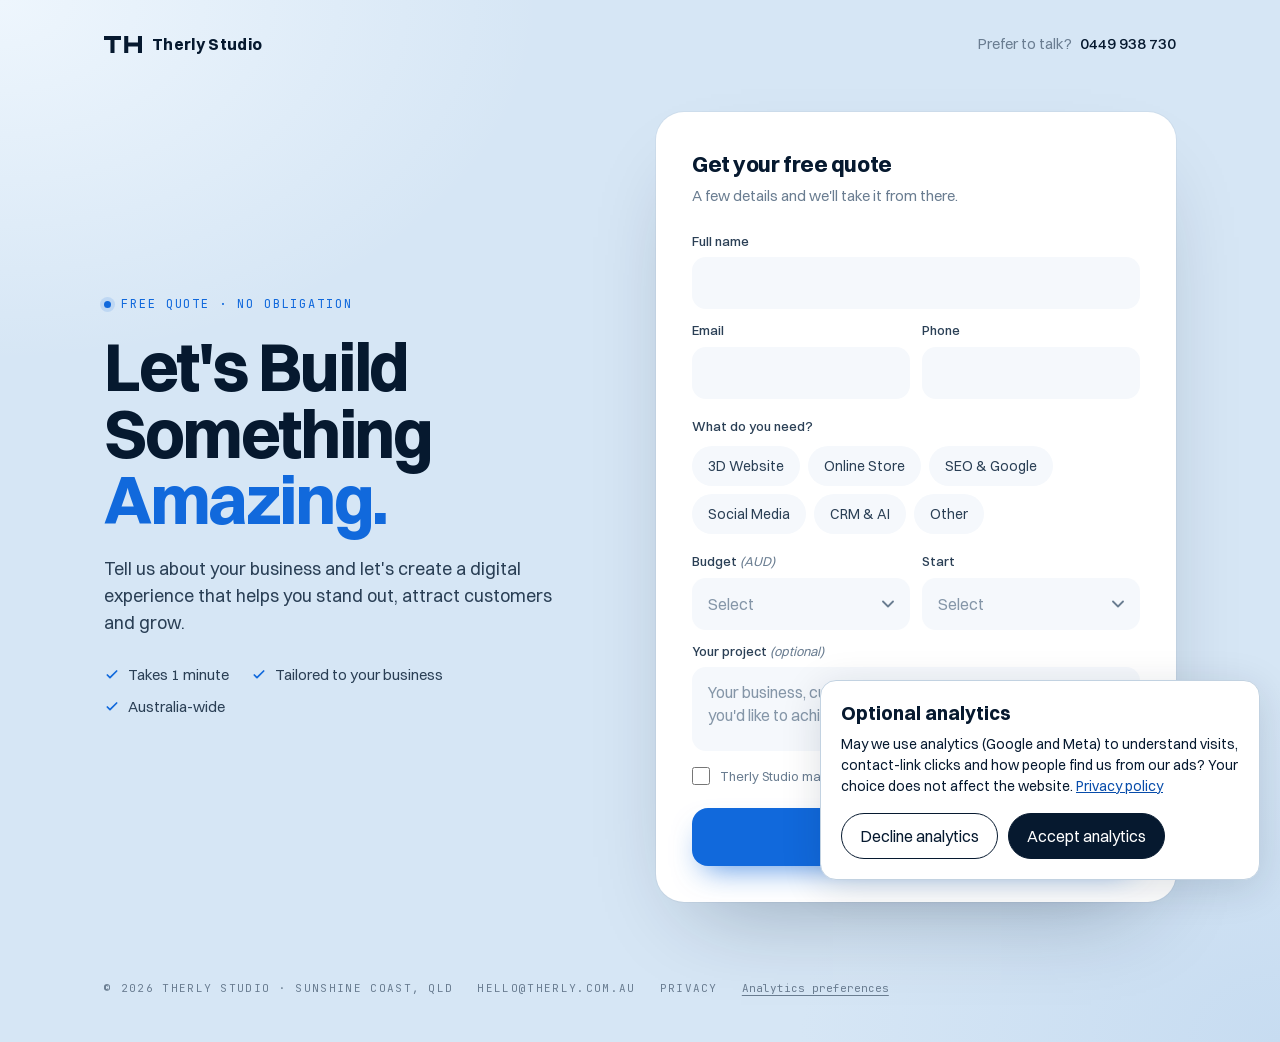
<file: get-a-quote/index.html>
<!doctype html>
<html lang="en-AU">
<head>
<meta charset="utf-8">
<meta name="viewport" content="width=device-width,initial-scale=1,viewport-fit=cover">
<meta name="theme-color" content="#d6e6f5">
<title>Get a Free Quote | Therly Studio</title>
<meta name="description" content="Tell us about your business and get a free quote for a website, online store, SEO, social media or AI automation from Therly Studio, Sunshine Coast.">
<link rel="canonical" href="https://therly.com.au/get-a-quote/">
<meta name="robots" content="index,follow">
<meta property="og:title" content="Get a Free Quote | Therly Studio">
<meta property="og:description" content="Tell us about your business and let's create a digital experience that helps you stand out, attract customers and grow.">
<meta property="og:url" content="https://therly.com.au/get-a-quote/">
<meta property="og:type" content="website">
<meta property="og:site_name" content="Therly">
<meta property="og:locale" content="en_AU">
<meta property="og:image" content="https://therly.com.au/assets/og-share.jpg">
<meta property="og:image:width" content="1200">
<meta property="og:image:height" content="630">
<meta name="twitter:card" content="summary_large_image">
<link rel="icon" href="/favicon.svg" type="image/svg+xml">
<link rel="preload" href="/assets/fonts/switzer-400.woff2" as="font" type="font/woff2" crossorigin>
<link rel="stylesheet" href="/assets/fonts/fonts.css">
<link rel="stylesheet" href="/assets/site-support.css">
<script src="/assets/analytics.js" defer></script>
<script src="/assets/quote-form.js" defer></script>
<style>
:root{--sans:'Switzer','Helvetica Neue',Helvetica,Arial,sans-serif;--mono:'JetBrains Mono',ui-monospace,Menlo,monospace;--ink:#06192f;--ink-2:#2a3f55;--muted:#6a7d91;--ice:#d6e6f5;--line:#d3dfeb;--field:#f5f8fc;--blue:#1169dc;--blue-d:#0a52b4;--err:#b3261e;--ease:cubic-bezier(.22,1,.36,1)}
*{box-sizing:border-box}
html{-webkit-text-size-adjust:100%}
body{margin:0;font-family:var(--sans);color:var(--ink);-webkit-font-smoothing:antialiased;line-height:1.5;min-height:100svh;
  background:radial-gradient(900px 600px at 0% 0%,#eef6fd 0,transparent 60%),radial-gradient(800px 600px at 100% 100%,#c7dcf1 0,transparent 60%),var(--ice)}
a{color:inherit}
button,input,select,textarea{font:inherit;color:inherit}

.top{display:flex;align-items:center;justify-content:space-between;gap:16px;max-width:1120px;margin:0 auto;padding:22px 24px}
.brand{display:inline-flex;align-items:center;gap:10px;text-decoration:none;font-weight:700;letter-spacing:.02em}
.brand svg{width:38px;height:17px;fill:var(--ink)}
.top-call{display:inline-flex;align-items:center;min-height:44px;text-decoration:none;font-size:15px;font-weight:500}
.top-call span{color:var(--muted);font-weight:400;margin-right:8px}

.wrap{max-width:1120px;margin:0 auto;padding:24px 24px 64px;display:grid;grid-template-columns:minmax(0,1fr) minmax(0,520px);gap:72px;align-items:center;min-height:calc(100svh - 160px)}
.k{font-family:var(--mono);font-size:12px;letter-spacing:.16em;text-transform:uppercase;color:var(--blue);margin:0 0 20px;display:flex;align-items:center;gap:10px}
.k:before{content:"";width:7px;height:7px;border-radius:50%;background:var(--blue);box-shadow:0 0 0 4px #1169dc22;animation:pulse 2.4s var(--ease) infinite}
@keyframes pulse{50%{box-shadow:0 0 0 8px #1169dc00}}
h1{font-size:clamp(40px,5.4vw,68px);line-height:.98;letter-spacing:-.035em;font-weight:700;margin:0 0 22px;text-wrap:balance}
h1 em{font-style:normal;color:var(--blue)}
.lead{font-size:clamp(17px,1.4vw,19px);color:var(--ink-2);max-width:460px;margin:0 0 28px}
.ticks{list-style:none;margin:0;padding:0;display:flex;flex-wrap:wrap;gap:10px 22px;font-size:15px;color:var(--ink-2)}
.ticks li{display:flex;align-items:center;gap:8px}
.ticks svg{width:16px;height:16px;stroke:var(--blue);fill:none;stroke-width:2.6;stroke-linecap:round;stroke-linejoin:round}

.card{position:relative;background:#fff;border-radius:28px;padding:36px;box-shadow:0 40px 90px -40px #06192f55,0 0 0 1px #06192f0a}
.card-h{font-size:22px;font-weight:700;letter-spacing:-.02em;margin:0 0 4px}
.card-s{font-size:15px;color:var(--muted);margin:0 0 24px}
.grid{display:grid;grid-template-columns:1fr 1fr;gap:12px}
.full{grid-column:1/-1}
.f{display:grid;gap:6px}
.f > span,.q{font-size:13px;font-weight:500;color:var(--ink-2)}
.opt{color:var(--muted);font-weight:400}
.f input,.f textarea,.f select{width:100%;min-height:50px;border:1px solid transparent;border-radius:14px;background:var(--field);padding:13px 15px;font-size:16px;outline:0;appearance:none;-webkit-appearance:none;
  transition:border-color .2s,box-shadow .25s var(--ease),background .2s}
.f textarea{min-height:84px;resize:vertical;line-height:1.45}
.f select{background-image:url("data:image/svg+xml,%3Csvg xmlns='http://www.w3.org/2000/svg' width='12' height='8' viewBox='0 0 12 8'%3E%3Cpath d='M1 1.5l5 5 5-5' fill='none' stroke='%236a7d91' stroke-width='1.8' stroke-linecap='round' stroke-linejoin='round'/%3E%3C/svg%3E");background-repeat:no-repeat;background-position:right 15px center;padding-right:38px;color:var(--ink)}
.f select:has(option[value=""]:checked){color:#8596a8}
.f input::placeholder,.f textarea::placeholder{color:#8596a8}
.f input:hover,.f textarea:hover,.f select:hover{border-color:var(--line)}
.f input:focus,.f textarea:focus,.f select:focus{border-color:var(--blue);background:#fff;box-shadow:0 0 0 4px #1169dc1a}
.f [aria-invalid=true]{border-color:var(--err)!important;background:#fff}
.err{font-size:13px;font-style:normal;color:var(--err)}
.err:empty{display:none}

.svc{margin:18px 0}
.q{display:block;margin:0 0 10px}
.chips{display:flex;flex-wrap:wrap;gap:8px;border-radius:14px}
.chips[aria-invalid=true]{outline:1px solid var(--err);outline-offset:6px}
.chip{position:relative}
.chip input{position:absolute;opacity:0;inset:0;margin:0;cursor:pointer}
.chip span{display:inline-flex;align-items:center;min-height:40px;padding:8px 15px;border-radius:999px;background:var(--field);font-size:14px;color:var(--ink-2);border:1px solid transparent;
  transition:background .2s,color .2s,border-color .2s,transform .15s var(--ease);user-select:none}
.chip:hover span{border-color:var(--line)}
.chip input:active + span{transform:scale(.96)}
.chip input:checked + span{background:var(--ink);color:#fff}
.chip input:focus-visible + span{outline:3px solid var(--blue);outline-offset:3px}

.consent{display:flex;gap:10px;align-items:flex-start;font-size:13px;color:var(--muted);margin:16px 0 18px;cursor:pointer;line-height:1.45}
.consent input{width:18px;height:18px;margin:0;flex:none;accent-color:var(--blue)}
.consent a{color:var(--ink-2)}
.consent .err{display:block;margin-top:4px}
.hp{position:absolute!important;left:-9999px!important;width:1px;height:1px;overflow:hidden}

.submit{position:relative;width:100%;min-height:58px;border:0;border-radius:16px;background:var(--blue);color:#fff;font-size:17px;font-weight:500;cursor:pointer;display:flex;align-items:center;justify-content:center;gap:12px;overflow:hidden;
  box-shadow:0 14px 30px -12px #1169dcbb;transition:background .2s,transform .2s var(--ease),box-shadow .3s}
.submit:hover{background:var(--blue-d)}
.submit:active{transform:scale(.985)}
.submit .arr{transition:transform .35s var(--ease)}
.submit:hover .arr{transform:translateX(4px)}
.submit:after{content:"";position:absolute;inset:0;background:linear-gradient(100deg,transparent 30%,#ffffff38 50%,transparent 70%);transform:translateX(-100%);transition:transform .9s var(--ease)}
.submit:hover:after{transform:translateX(100%)}
.submit[disabled]{cursor:progress;opacity:.85}
.spin{width:18px;height:18px;border-radius:50%;border:2px solid #ffffff55;border-top-color:#fff;animation:sp .8s linear infinite;display:none}
.is-sending .spin{display:block}.is-sending .arr{display:none}
@keyframes sp{to{transform:rotate(360deg)}}
.status{margin:14px 0 0;font-size:14px}
.status:empty{display:none}
.status.is-error{padding:12px 14px;border-radius:12px;background:#fdecea;color:#7a1712}
.status.is-error a{color:inherit;font-weight:500}

.done{display:none;text-align:center;padding:28px 0 8px}
.card.is-done form,.card.is-done .card-h,.card.is-done .card-s{display:none}
.card.is-done .done{display:block;animation:rise .7s var(--ease) both}
.tick{width:76px;height:76px;margin:0 auto 20px;border-radius:50%;background:#e7f1fd;display:grid;place-items:center}
.tick svg{width:36px;height:36px;stroke:var(--blue);stroke-width:3;fill:none;stroke-linecap:round;stroke-linejoin:round;stroke-dasharray:40;stroke-dashoffset:40;animation:draw .7s .25s var(--ease) forwards}
@keyframes draw{to{stroke-dashoffset:0}}
.done h2{font-size:30px;letter-spacing:-.02em;line-height:1.1;margin:0 0 10px}
.done p{color:var(--ink-2);margin:0 auto 22px;max-width:340px}
.btn2{display:inline-flex;align-items:center;min-height:46px;padding:0 22px;border-radius:999px;background:var(--ink);color:#fff;text-decoration:none;font-size:15px}

.foot{max-width:1120px;margin:0 auto;padding:0 24px 32px;display:flex;flex-wrap:wrap;gap:4px 24px;font-family:var(--mono);font-size:11px;letter-spacing:.12em;text-transform:uppercase;color:var(--muted)}
.foot a{display:inline-flex;align-items:center;min-height:44px;text-decoration:none}
.foot a:hover{color:var(--ink)}
.foot span{display:inline-flex;align-items:center;min-height:44px}

@keyframes rise{from{opacity:0;transform:translateY(14px)}to{opacity:1;transform:none}}
@media (min-width:901px){
  .rv{opacity:0;animation:rise .8s var(--ease) forwards}
  .rv.d1{animation-delay:.08s}.rv.d2{animation-delay:.16s}.rv.d3{animation-delay:.24s}
}
@media (max-width:900px){
  .wrap{grid-template-columns:1fr;gap:28px;padding-top:8px;min-height:0}
  h1{margin-bottom:14px}.lead{margin-bottom:18px}
}
@media (max-width:560px){
  .top{padding:16px}
  .top-call span{display:none}
  .wrap{padding:4px 16px 40px}
  h1{font-size:36px;margin-bottom:12px}
  .lead{font-size:16px;margin-bottom:14px}
  .ticks{font-size:14px;gap:6px 16px}
  .ticks li:last-child{display:none}
  .card{border-radius:22px;padding:24px 18px}
  .foot{padding:0 16px 24px}
}
@media (prefers-reduced-motion:reduce){*,*:before,*:after{animation-duration:.01ms!important;animation-delay:0s!important;transition-duration:.01ms!important}.rv{opacity:1}}
</style>
</head>
<body>
<a class="skip-link" href="#quote-form">Skip to the quote form</a>
<header class="top">
  <a class="brand" href="/" aria-label="Therly Studio home"><svg viewBox="0 0 47 21" aria-hidden="true"><path d="M0 0h21v5h-8v16H8V5H0zM25 0h5v21h-5zM42 0h5v21h-5zM30 8h12v5H30z"/></svg>Therly Studio</a>
  <a class="top-call" href="tel:+61449938730"><span>Prefer to talk?</span>0449 938 730</a>
</header>

<main class="wrap">
  <section class="intro" aria-labelledby="t">
    <p class="k rv">Free quote · No obligation</p>
    <h1 id="t" class="rv d1">Let's Build Something <em>Amazing.</em></h1>
    <p class="lead rv d2">Tell us about your business and let's create a digital experience that helps you stand out, attract customers and grow.</p>
    <ul class="ticks rv d2" aria-label="What you get">
      <li><svg viewBox="0 0 24 24" aria-hidden="true"><path d="M5 12l4 4L19 6"/></svg>Takes 1 minute</li>
      <li><svg viewBox="0 0 24 24" aria-hidden="true"><path d="M5 12l4 4L19 6"/></svg>Tailored to your business</li>
      <li><svg viewBox="0 0 24 24" aria-hidden="true"><path d="M5 12l4 4L19 6"/></svg>Australia-wide</li>
    </ul>
  </section>

  <section class="card rv d3" id="quote-card" aria-labelledby="card-h">
    <h2 class="card-h" id="card-h">Get your free quote</h2>
    <p class="card-s">A few details and we'll take it from there.</p>
    <form id="quote-form" action="https://formsubmit.co/hello@therly.com.au" method="POST" novalidate>
      <input type="hidden" name="_subject" value="New quote request — Therly Studio">
      <input type="hidden" name="_template" value="table">
      <input type="hidden" name="_captcha" value="false">
      <input type="hidden" name="_next" value="https://therly.com.au/thanks/">
      <input type="hidden" name="Source" value="">
      <div class="hp" aria-hidden="true"><label>Leave this empty<input type="text" name="_honey" tabindex="-1" autocomplete="off"></label></div>

      <div class="grid">
        <label class="f full"><span>Full name</span><input name="Full name" autocomplete="name" maxlength="120" required data-msg="Please enter your name."><em class="err" aria-live="polite"></em></label>
        <label class="f"><span>Email</span><input name="email" type="email" inputmode="email" autocomplete="email" maxlength="254" required data-msg="Please enter a valid email."><em class="err" aria-live="polite"></em></label>
        <label class="f"><span>Phone</span><input name="Phone" type="tel" inputmode="tel" autocomplete="tel" maxlength="30" required pattern="[0-9+()\s\-]{8,}" data-msg="Please enter your phone number."><em class="err" aria-live="polite"></em></label>
      </div>

      <div class="svc" role="group" aria-labelledby="q-service">
        <span class="q" id="q-service">What do you need?</span>
        <div class="chips" data-required="Service" data-msg="Pick at least one.">
          <label class="chip"><input type="checkbox" name="Service" value="3D / interactive website"><span>3D Website</span></label>
          <label class="chip"><input type="checkbox" name="Service" value="Online store / Shopify"><span>Online Store</span></label>
          <label class="chip"><input type="checkbox" name="Service" value="SEO &amp; Google Business"><span>SEO &amp; Google</span></label>
          <label class="chip"><input type="checkbox" name="Service" value="Social media marketing"><span>Social Media</span></label>
          <label class="chip"><input type="checkbox" name="Service" value="CRM &amp; AI automation"><span>CRM &amp; AI</span></label>
          <label class="chip"><input type="checkbox" name="Service" value="Other"><span>Other</span></label>
        </div>
        <em class="err" aria-live="polite"></em>
      </div>

      <div class="grid">
        <label class="f"><span>Budget <i class="opt">(AUD)</i></span>
          <select name="Budget">
            <option value="" disabled selected hidden>Select</option>
            <option>Under $1,000</option><option>$1,000–$3,000</option><option>$3,000–$5,000</option><option>$5,000–$10,000</option><option>$10,000+</option><option>Not sure yet</option>
          </select></label>
        <label class="f"><span>Start</span>
          <select name="Start">
            <option value="" disabled selected hidden>Select</option>
            <option>As soon as possible</option><option>Within 30 days</option><option>Within 1–3 months</option><option>Just exploring</option>
          </select></label>
        <label class="f full"><span>Your project <i class="opt">(optional)</i></span><textarea name="Project details" maxlength="5000" placeholder="Your business, current website or Instagram, and what you'd like to achieve."></textarea></label>
      </div>

      <label class="consent"><input type="checkbox" name="Consent" value="Agreed to be contacted about this enquiry" required data-msg="Please tick so we can reply."><span>Therly Studio may contact me about this enquiry. <a href="/privacy/">Privacy</a><em class="err" aria-live="polite"></em></span></label>

      <button class="submit" type="submit"><span class="spin" aria-hidden="true"></span><span class="lbl">Get My Free Quote</span><span class="arr" aria-hidden="true">→</span></button>
      <p class="status" role="alert"></p>
    </form>

    <div class="done" tabindex="-1" id="quote-done">
      <div class="tick" aria-hidden="true"><svg viewBox="0 0 24 24"><path d="M5 12.5l4.5 4.5L19 7"/></svg></div>
      <h2>Thank you!</h2>
      <p>We've received your enquiry and will be in touch soon.</p>
      <a class="btn2" href="https://www.instagram.com/therlystudio/">Follow us on Instagram</a>
    </div>
  </section>
</main>

<footer class="foot">
  <span>© 2026 Therly Studio · Sunshine Coast, QLD</span>
  <a href="mailto:hello@therly.com.au">hello@therly.com.au</a>
  <a href="/privacy/">Privacy</a>
  <button class="analytics-preferences" type="button" data-analytics-preferences hidden>Analytics preferences</button>
</footer>
</body>
</html>
</file>
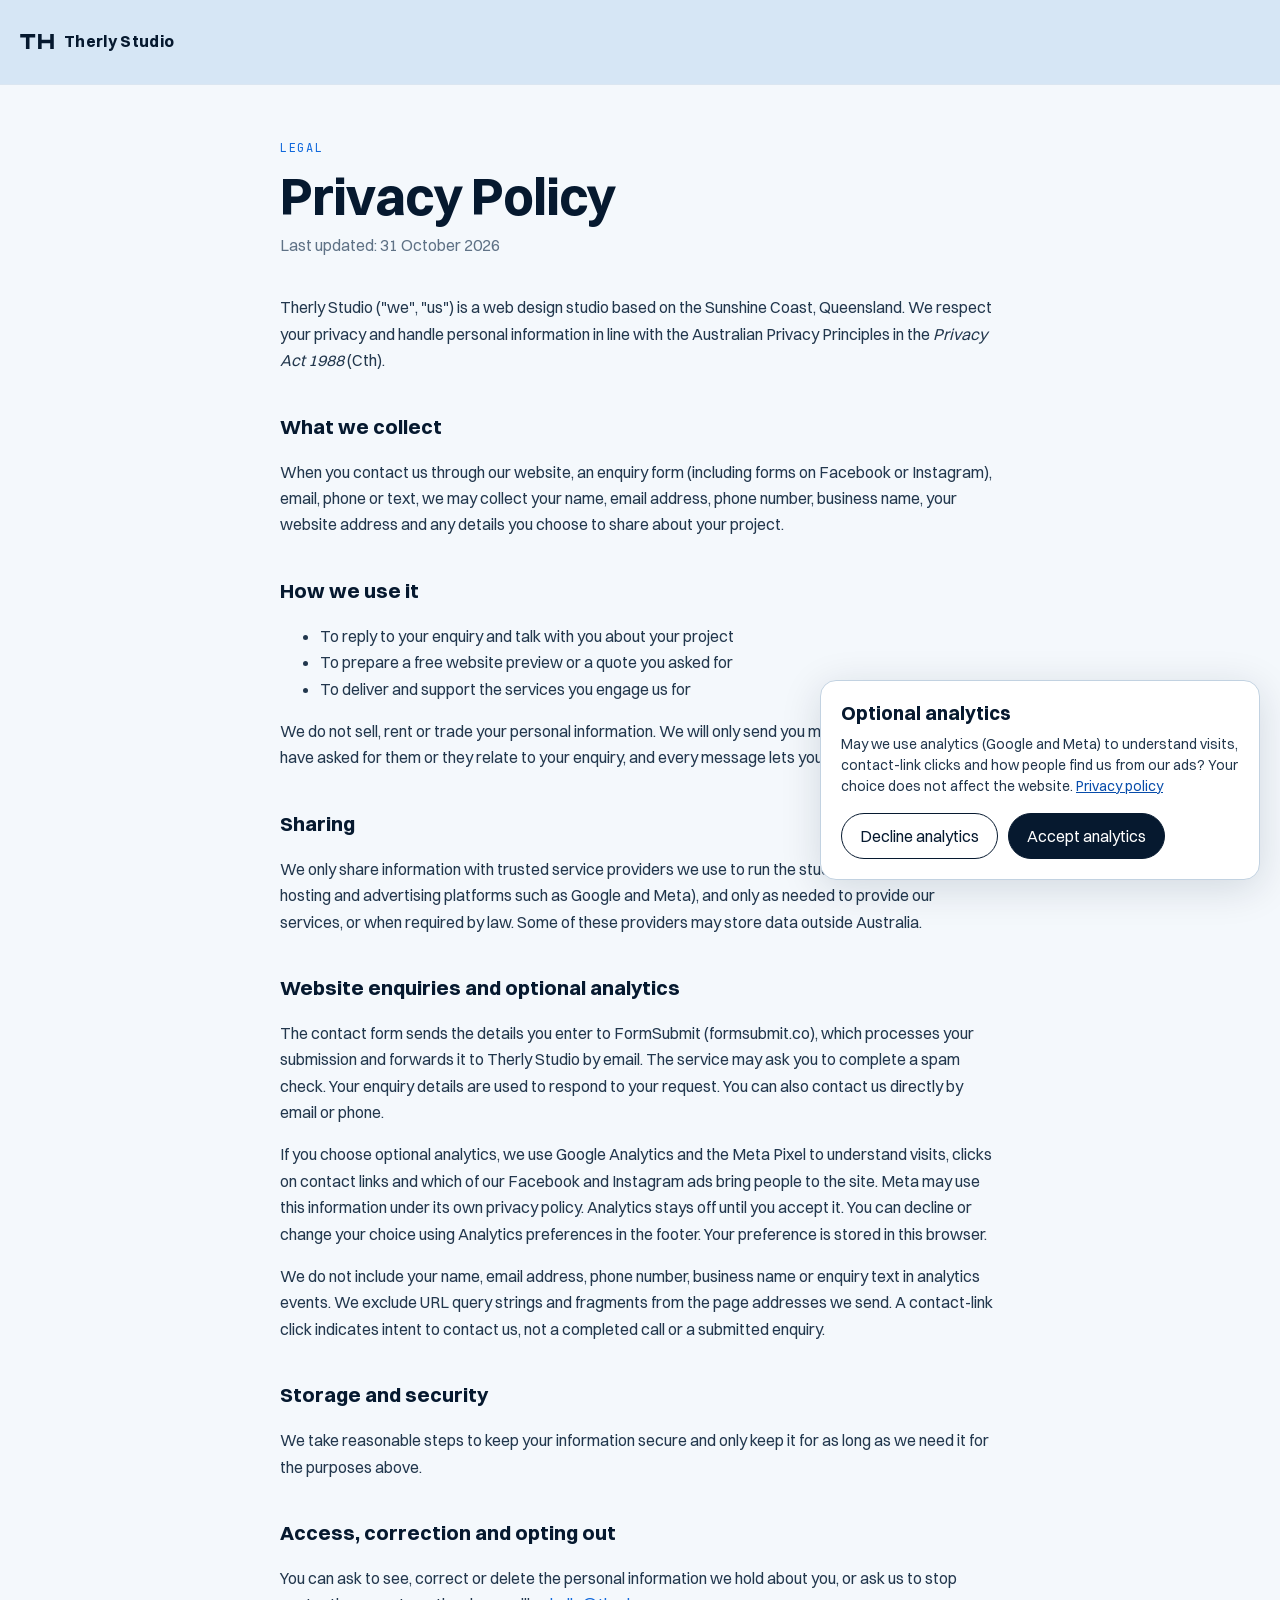
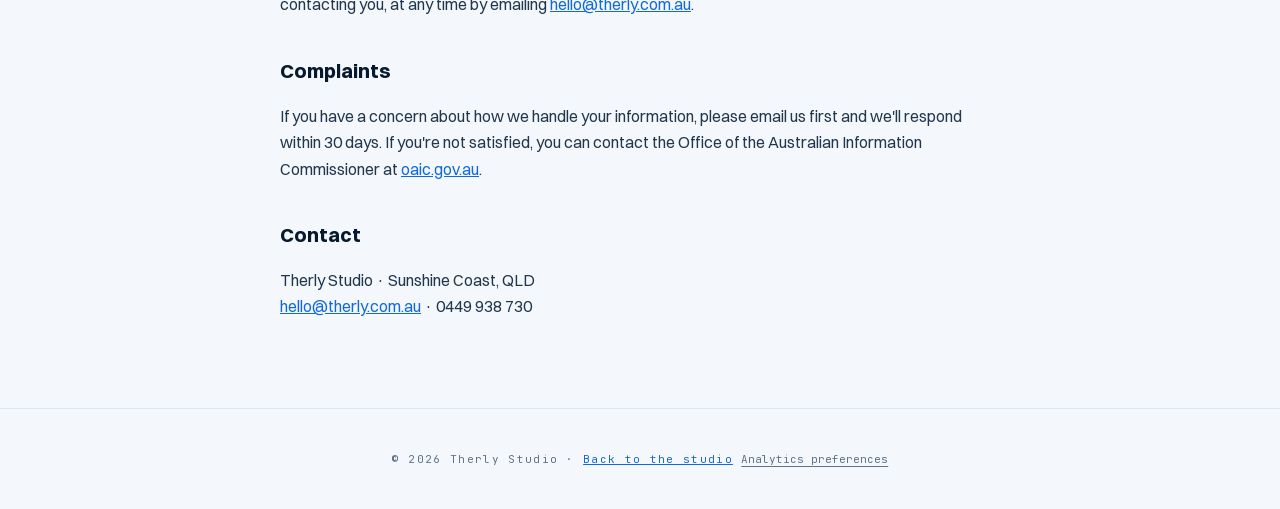
<file: privacy/index.html>
<!doctype html>
<html lang="en-AU">
<head>
<meta charset="utf-8">
<meta name="viewport" content="width=device-width,initial-scale=1,viewport-fit=cover">
<meta name="theme-color" content="#d6e6f5">
<title>Privacy Policy — Therly Studio</title>
<meta name="description" content="How Therly Studio collects, uses and protects your personal information.">
<link rel="canonical" href="https://therly.com.au/privacy/">
<meta name="robots" content="index,follow">
<meta property="og:title" content="Privacy Policy — Therly Studio">
<meta property="og:description" content="How Therly Studio handles enquiries and optional website analytics.">
<meta property="og:url" content="https://therly.com.au/privacy/">
<meta property="og:type" content="website">
<meta property="og:image" content="https://therly.com.au/assets/og-share.jpg">
<meta name="twitter:card" content="summary_large_image">
<link rel="icon" href="/favicon.svg" type="image/svg+xml">
<link rel="stylesheet" href="/assets/fonts/fonts.css">
<link rel="stylesheet" href="/assets/site-support.css">
<script src="/assets/analytics.js" defer></script>
<style>
:root{--sans:'Switzer','Helvetica Neue',Helvetica,Arial,sans-serif;--mono:'JetBrains Mono',ui-monospace,Menlo,monospace;--ink:#06192f;--muted:#5f7286;--ice:#d6e6f5;--blue:#1169dc}
*{box-sizing:border-box}
body{margin:0;font-family:var(--sans);color:var(--ink);background:#f4f8fc;-webkit-font-smoothing:antialiased;line-height:1.65}
header{padding:28px 20px;border-bottom:1px solid #dbe6f1;background:var(--ice)}
header a{display:inline-flex;align-items:center;gap:10px;color:var(--ink);text-decoration:none;font-weight:700;letter-spacing:.02em}
header svg{width:34px;height:15px;fill:var(--ink)}
main{max-width:760px;margin:0 auto;padding:48px 20px 72px}
.k{font-family:var(--mono);font-size:12px;letter-spacing:.14em;text-transform:uppercase;color:var(--blue)}
h1{font-size:clamp(34px,6vw,52px);line-height:1.05;margin:10px 0 8px;font-weight:700;letter-spacing:-.02em}
.updated{color:var(--muted);margin:0 0 36px}
h2{font-size:20px;margin:36px 0 8px}
p,li{color:#22374d}
a{color:var(--blue)}
footer{text-align:center;padding:28px 20px;font-family:var(--mono);font-size:11px;letter-spacing:.12em;color:var(--muted);border-top:1px solid #dbe6f1}
</style>
</head>
<body>
<a class="skip-link" href="#privacy-content">Skip to content</a>
<header><a href="/"><svg viewBox="0 0 47 21" aria-hidden="true"><path d="M0 0h21v5h-8v16H8V5H0zM25 0h5v21h-5zM42 0h5v21h-5zM30 8h12v5H30z"/></svg>Therly Studio</a></header>
<main id="privacy-content">
  <span class="k">Legal</span>
  <h1>Privacy Policy</h1>
  <p class="updated">Last updated: 31 October 2026</p>

  <p>Therly Studio ("we", "us") is a web design studio based on the Sunshine Coast, Queensland. We respect your privacy and handle personal information in line with the Australian Privacy Principles in the <em>Privacy Act 1988</em> (Cth).</p>

  <h2>What we collect</h2>
  <p>When you contact us through our website, an enquiry form (including forms on Facebook or Instagram), email, phone or text, we may collect your name, email address, phone number, business name, your website address and any details you choose to share about your project.</p>

  <h2>How we use it</h2>
  <ul>
    <li>To reply to your enquiry and talk with you about your project</li>
    <li>To prepare a free website preview or a quote you asked for</li>
    <li>To deliver and support the services you engage us for</li>
  </ul>
  <p>We do not sell, rent or trade your personal information. We will only send you marketing messages if you have asked for them or they relate to your enquiry, and every message lets you opt out.</p>

  <h2>Sharing</h2>
  <p>We only share information with trusted service providers we use to run the studio (for example email, hosting and advertising platforms such as Google and Meta), and only as needed to provide our services, or when required by law. Some of these providers may store data outside Australia.</p>

  <h2>Website enquiries and optional analytics</h2>
  <p>The contact form sends the details you enter to FormSubmit (formsubmit.co), which processes your submission and forwards it to Therly Studio by email. The service may ask you to complete a spam check. Your enquiry details are used to respond to your request. You can also contact us directly by email or phone.</p>
  <p>If you choose optional analytics, we use Google Analytics and the Meta Pixel to understand visits, clicks on contact links and which of our Facebook and Instagram ads bring people to the site. Meta may use this information under its own privacy policy. Analytics stays off until you accept it. You can decline or change your choice using Analytics preferences in the footer. Your preference is stored in this browser.</p>
  <p>We do not include your name, email address, phone number, business name or enquiry text in analytics events. We exclude URL query strings and fragments from the page addresses we send. A contact-link click indicates intent to contact us, not a completed call or a submitted enquiry.</p>
  <h2>Storage and security</h2>
  <p>We take reasonable steps to keep your information secure and only keep it for as long as we need it for the purposes above.</p>

  <h2>Access, correction and opting out</h2>
  <p>You can ask to see, correct or delete the personal information we hold about you, or ask us to stop contacting you, at any time by emailing <a href="mailto:hello@therly.com.au">hello@therly.com.au</a>.</p>

  <h2>Complaints</h2>
  <p>If you have a concern about how we handle your information, please email us first and we'll respond within 30 days. If you're not satisfied, you can contact the Office of the Australian Information Commissioner at <a href="https://www.oaic.gov.au/" rel="noopener">oaic.gov.au</a>.</p>

  <h2>Contact</h2>
  <p>Therly Studio · Sunshine Coast, QLD<br><a href="mailto:hello@therly.com.au">hello@therly.com.au</a> · 0449 938 730</p>
</main>
<footer>© 2026 Therly Studio · <a href="/">Back to the studio</a> <button class="analytics-preferences" type="button" data-analytics-preferences hidden>Analytics preferences</button></footer>
</body>
</html>
</file>
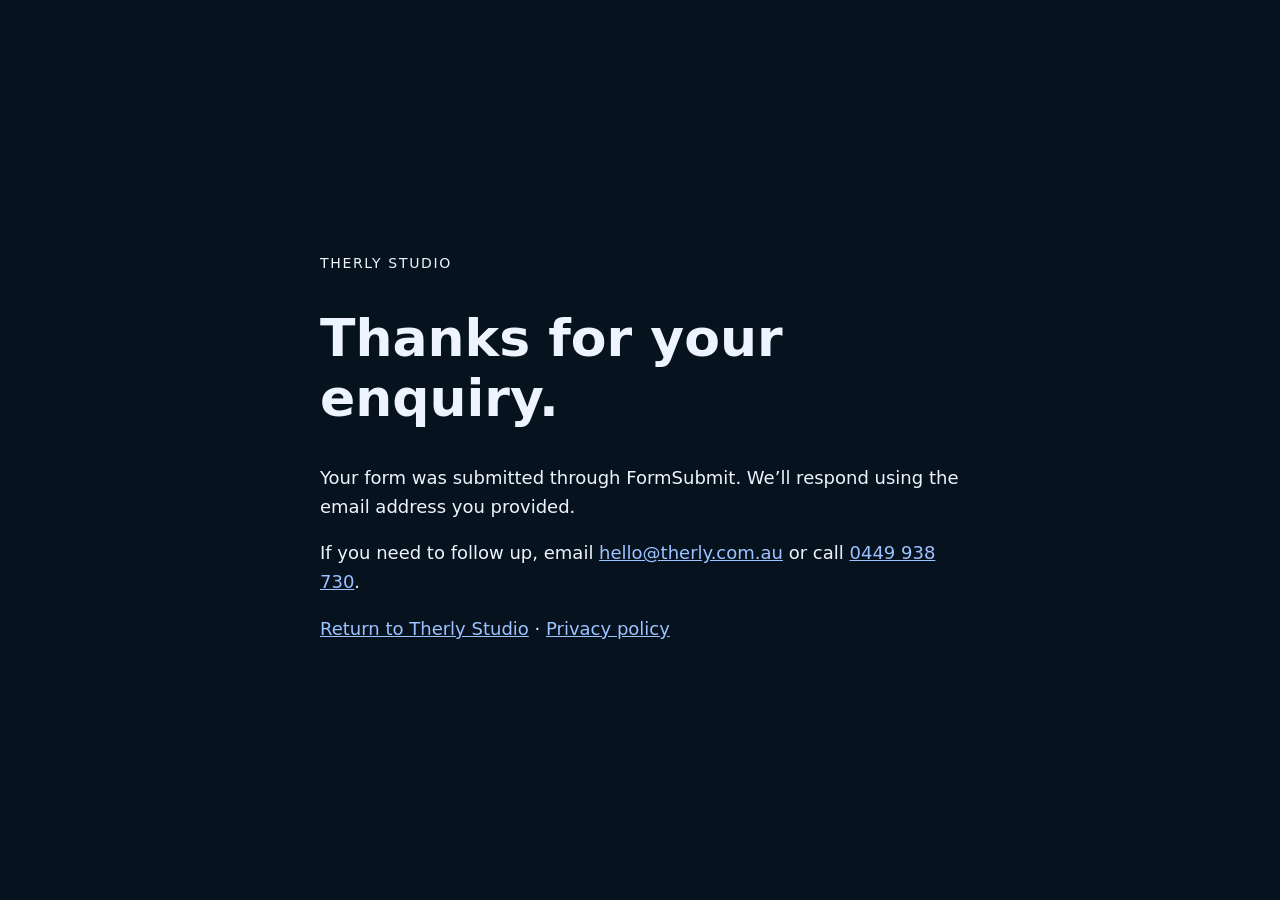
<file: thanks/index.html>
<!doctype html><html lang="en"><head><meta charset="utf-8"><meta name="viewport" content="width=device-width,initial-scale=1"><meta name="robots" content="noindex,follow"><title>Enquiry submitted | Therly Studio</title><link rel="icon" href="/favicon.svg" type="image/svg+xml"><style>body{margin:0;background:#07121f;color:#edf4ff;font:18px/1.6 system-ui,sans-serif;display:grid;min-height:100svh;place-items:center}main{max-width:640px;padding:40px 24px}h1{font-size:clamp(32px,6vw,52px);line-height:1.15}a{color:#9cc3ff}a:focus-visible{outline:3px solid #9cc3ff;outline-offset:5px}.brand{letter-spacing:.12em;font-size:14px}</style></head><body><main><p class="brand">THERLY STUDIO</p><h1>Thanks for your enquiry.</h1><p>Your form was submitted through FormSubmit. We’ll respond using the email address you provided.</p><p>If you need to follow up, email <a href="mailto:hello@therly.com.au">hello@therly.com.au</a> or call <a href="tel:+61449938730">0449 938 730</a>.</p><p><a href="/">Return to Therly Studio</a> · <a href="/privacy/">Privacy policy</a></p></main></body></html>
</file>
<file: assets/fonts/fonts.css>
@font-face{font-family:Switzer;font-style:normal;font-weight:300;font-display:swap;src:url('switzer-300.woff2') format('woff2')}
@font-face{font-family:Switzer;font-style:normal;font-weight:400;font-display:swap;src:url('switzer-400.woff2') format('woff2')}
@font-face{font-family:Switzer;font-style:normal;font-weight:500;font-display:swap;src:url('switzer-500.woff2') format('woff2')}
@font-face{font-family:Switzer;font-style:normal;font-weight:700;font-display:swap;src:url('switzer-700.woff2') format('woff2')}
@font-face{font-family:'JetBrains Mono';font-style:normal;font-weight:400 500;font-display:swap;src:url('jetbrains-mono-latin.woff2') format('woff2')}
@font-face{font-family:'Outfit';font-style:normal;font-weight:800;font-display:swap;src:url('outfit-latin.woff2') format('woff2')}
</file>
<file: assets/site-support.css>
:focus-visible{outline:3px solid #1169dc;outline-offset:5px}
.skip-link{position:fixed;left:16px;top:12px;z-index:10000;padding:12px 18px;background:#06192f;color:#fff;border-radius:8px;transform:translateY(-180%)}
.skip-link:focus{transform:none}
#main-content{display:block;scroll-margin-top:0}
section[id]{scroll-margin-top:88px}
.contact-copy{grid-column:1}
.contact-details{grid-column:1;display:flex;flex-wrap:wrap;gap:8px 24px;align-self:start}
.contact-details a{display:inline-flex;align-items:center;min-height:44px;color:#e9f2fb;text-decoration:underline;text-underline-offset:4px}
.contact-form{grid-column:2;grid-row:1 / span 2}
.form-note,.form-status{margin:0;font-size:14px;line-height:1.6;color:#b8c9da}
.form-note a{text-decoration:underline;text-underline-offset:3px}
.contact-form .field-error{font-size:14px;color:#ffcbcb}
.contact-form [aria-invalid=true]{border-color:#ffcbcb!important}
.footer nav a{display:inline-flex;align-items:center;min-height:44px}
.footer nav{flex-wrap:wrap}
.socials .social{display:grid;place-items:center;min-width:44px;min-height:44px}
.analytics-preferences{font:inherit;text-decoration:underline;text-underline-offset:3px;cursor:pointer;min-height:44px;border:0;background:transparent;color:inherit;padding:8px 0;text-align:left}
[hidden]{display:none!important}
.analytics-panel{position:fixed;inset:auto 20px 20px auto;width:min(440px,calc(100% - 40px));z-index:9000;background:#fff;color:#06192f;border:1px solid #c2d2e1;box-shadow:0 8px 40px #06192f24;border-radius:16px;padding:20px;font:16px/1.5 var(--sans,system-ui,sans-serif)}
.analytics-panel h2{font-size:19px;line-height:1.3;margin:0 0 8px}
.analytics-panel p{margin:0 0 16px;font-size:14px}
.analytics-panel a{color:#074caa;text-decoration:underline}
.analytics-actions{display:flex;flex-wrap:wrap;gap:10px}
.analytics-actions button{min-height:44px;border:1px solid #06192f;border-radius:24px;padding:10px 18px;background:#06192f;color:#fff;font:inherit;cursor:pointer}
.analytics-actions [data-decline]{background:#fff;color:#06192f}
@media(max-width:700px){.contact-details,.contact-form{grid-column:1;grid-row:auto}.footer nav{gap:8px 20px}.analytics-panel{inset:auto 12px 12px;width:calc(100% - 24px)}}
</file>
